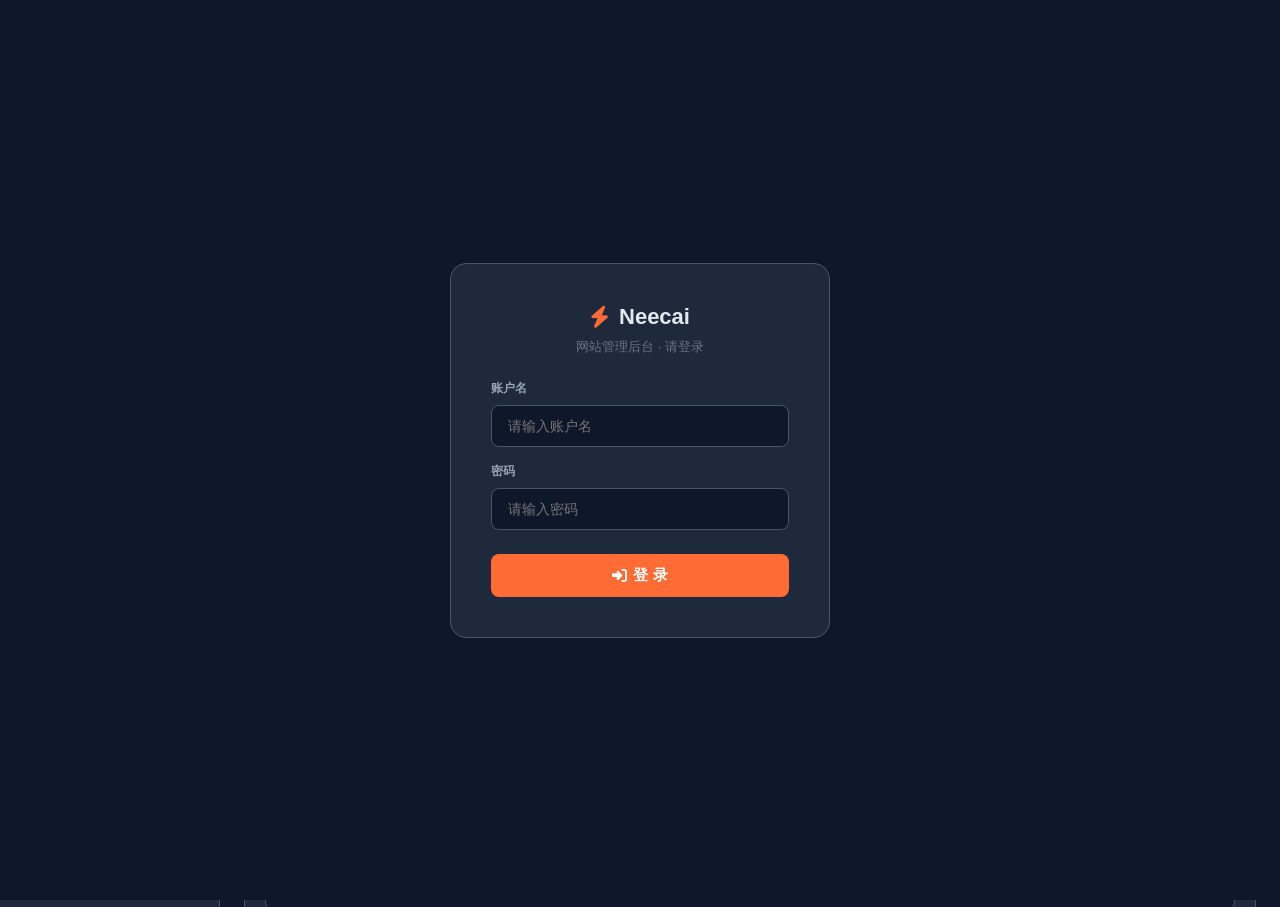
<file: admin.html>
<!DOCTYPE html>
<html lang="zh-CN">
<head>
<meta charset="UTF-8">
<meta name="viewport" content="width=device-width, initial-scale=1.0">
<title>Neecai 网站管理后台</title>
<style>
*{margin:0;padding:0;box-sizing:border-box}
:root{--bg:#0f172a;--bg2:#1e293b;--bg3:#334155;--accent:#ff6b35;--accent2:#ff8c42;--blue:#38bdf8;--green:#22c55e;--red:#ef4444;--text:#e2e8f0;--text2:#94a3b8;--text3:#64748b;--border:#475569;--radius:10px}
body{font-family:-apple-system,BlinkMacSystemFont,"Segoe UI",Roboto,"PingFang SC","Microsoft YaHei",sans-serif;background:var(--bg);color:var(--text);min-height:100vh}
.header{background:var(--bg2);border-bottom:1px solid var(--border);padding:16px 24px;display:flex;align-items:center;justify-content:space-between;position:sticky;top:0;z-index:100}
.header h1{font-size:20px;display:flex;align-items:center;gap:10px}
.header h1 i{color:var(--accent);font-size:22px}
.header-actions{display:flex;gap:10px;align-items:center}
.btn{padding:8px 18px;border-radius:8px;border:none;cursor:pointer;font-size:14px;font-weight:600;font-family:inherit;display:inline-flex;align-items:center;gap:6px;transition:all .2s}
.btn-primary{background:var(--accent);color:#fff}.btn-primary:hover{background:var(--accent2);transform:translateY(-1px)}
.btn-success{background:var(--green);color:#fff}.btn-success:hover{opacity:.9}
.btn-danger{background:var(--red);color:#fff}.btn-danger:hover{opacity:.9}
.btn-secondary{background:var(--bg3);color:var(--text)}.btn-secondary:hover{background:var(--border)}
.btn-blue{background:var(--blue);color:#fff}.btn-blue:hover{opacity:.9}
.layout{display:flex;min-height:calc(100vh - 60px)}
.sidebar{width:220px;background:var(--bg2);border-right:1px solid var(--border);padding:12px 0;flex-shrink:0}
.nav-item{padding:12px 20px;cursor:pointer;display:flex;align-items:center;gap:10px;font-size:14px;color:var(--text2);transition:all .2s;border-left:3px solid transparent}
.nav-item:hover{background:rgba(255,107,53,.06);color:var(--text)}
.nav-item.active{background:rgba(255,107,53,.1);color:var(--accent);border-left-color:var(--accent)}
.nav-item i{width:18px;text-align:center;font-size:15px}
.main{flex:1;padding:24px;padding-bottom:60px;overflow-y:auto;max-height:calc(100vh - 60px)}
.panel{display:none}.panel.active{display:block}
.panel-title{font-size:22px;font-weight:700;margin-bottom:20px;display:flex;align-items:center;gap:10px}
.panel-title i{color:var(--accent)}
.card{background:var(--bg2);border:1px solid var(--border);border-radius:var(--radius);padding:20px;margin-bottom:16px}
.card-header{display:flex;align-items:center;justify-content:space-between;margin-bottom:16px;cursor:pointer}
.card-header h3{font-size:16px;display:flex;align-items:center;gap:8px}
.card-header h3 i{color:var(--accent);font-size:14px}
.card-toggle{color:var(--text3);font-size:12px}
.card-body{display:grid;gap:14px}
.form-group{display:flex;flex-direction:column;gap:4px}
.form-group label{font-size:12px;color:var(--text2);font-weight:600}
.form-group input,.form-group textarea,.form-group select{padding:10px 14px;background:var(--bg);border:1px solid var(--border);border-radius:8px;color:var(--text);font-size:14px;font-family:inherit;outline:none;transition:border .2s}
.form-group input:focus,.form-group textarea:focus,.form-group select:focus{border-color:var(--accent)}
.form-group textarea{resize:vertical;min-height:60px}
.form-row{display:grid;grid-template-columns:1fr 1fr;gap:14px}
.form-row-4{display:grid;grid-template-columns:1fr 1fr 1fr 1fr;gap:14px}
.lang-tabs{display:flex;gap:4px;margin-bottom:12px;background:var(--bg);border-radius:8px;padding:4px}
.lang-tab{padding:6px 16px;border-radius:6px;border:none;cursor:pointer;font-size:13px;font-weight:600;font-family:inherit;background:transparent;color:var(--text3);transition:all .2s}
.lang-tab.active{background:var(--accent);color:#fff}
.img-upload{border:2px dashed var(--border);border-radius:var(--radius);padding:24px;text-align:center;cursor:pointer;transition:all .2s;min-height:120px;display:flex;flex-direction:column;align-items:center;justify-content:center}
.img-upload:hover{border-color:var(--accent);background:rgba(255,107,53,.04)}
.img-upload input{display:none}
.img-upload i.fa-cloud-upload-alt{font-size:28px;color:var(--text3);margin-bottom:8px}
.img-upload p{font-size:13px;color:var(--text3)}
/* 图片编辑器 */
.img-editor{border:2px solid var(--accent);border-radius:12px;overflow:hidden;margin:8px 0;position:relative}
.img-editor-canvas{position:relative;width:100%;height:220px;background:repeating-conic-gradient(#1e293b 0% 25%,#0f172a 0% 50%) 50%/16px 16px;overflow:hidden;cursor:grab}
.img-editor-canvas:active{cursor:grabbing}
.img-editor-canvas img{position:absolute;user-select:none;-webkit-user-drag:none}
/* 顶部透明工具栏 */
.img-editor-header{position:absolute;top:0;left:0;right:0;z-index:20;display:flex;align-items:center;justify-content:space-between;padding:6px 10px;background:linear-gradient(180deg,rgba(0,0,0,.65) 0%,rgba(0,0,0,.25) 70%,transparent 100%);font-size:11px;color:rgba(255,255,255,.85);pointer-events:none;transition:opacity .3s}
.img-editor:hover .img-editor-header{opacity:1}
.img-editor-header .img-editor-info{pointer-events:auto;display:flex;align-items:center;gap:8px}
.img-editor-header .img-editor-info i{color:var(--accent2);font-size:11px}
/* 8个调整手柄 */
.img-editor-handle{position:absolute;width:14px;height:14px;background:rgba(255,255,255,.9);border:2px solid var(--accent);z-index:10;border-radius:3px;box-shadow:0 1px 4px rgba(0,0,0,.4)}
.img-editor-handle.h-tl{top:-7px;left:-7px;cursor:nwse-resize}
.img-editor-handle.h-tr{top:-7px;right:-7px;cursor:nesw-resize}
.img-editor-handle.h-bl{bottom:-7px;left:-7px;cursor:nesw-resize}
.img-editor-handle.h-br{bottom:-7px;right:-7px;cursor:nwse-resize}
.img-editor-handle.h-t{top:-7px;left:50%;transform:translateX(-50%);cursor:ns-resize}
.img-editor-handle.h-b{bottom:-7px;left:50%;transform:translateX(-50%);cursor:ns-resize}
.img-editor-handle.h-l{top:50%;left:-7px;transform:translateY(-50%);cursor:ew-resize}
.img-editor-handle.h-r{top:50%;right:-7px;transform:translateY(-50%);cursor:ew-resize}
.img-toolbar{display:flex;gap:6px;margin-top:8px;justify-content:center}
.token-input{background:var(--bg);border:1px solid var(--border);border-radius:8px;padding:10px 14px;color:var(--text);font-size:14px;width:100%;font-family:monospace;outline:none}
.token-input:focus{border-color:var(--accent)}
.status-bar{position:fixed;bottom:0;left:0;right:0;background:var(--bg2);border-top:1px solid var(--border);padding:8px 24px;display:flex;align-items:center;justify-content:space-between;font-size:12px;z-index:100;height:36px}
.auto-save-indicator{display:inline-flex;align-items:center;gap:5px;color:var(--green);opacity:0;transition:opacity .3s;font-size:12px;margin-left:12px}
.auto-save-indicator.show{opacity:1}
.toast{position:fixed;top:80px;right:24px;padding:14px 22px;border-radius:10px;font-size:14px;font-weight:600;z-index:10000;transform:translateX(120%);transition:transform .3s}
.toast.show{transform:translateX(0)}
.toast-success{background:var(--green);color:#fff}
.toast-error{background:var(--red);color:#fff}
.toast-info{background:var(--blue);color:#fff}
.publish-overlay{position:fixed;top:0;left:0;width:100%;height:100%;background:rgba(0,0,0,.7);z-index:10000;display:flex;align-items:center;justify-content:center}
.publish-modal{background:var(--bg2);border:1px solid var(--accent);border-radius:16px;padding:30px;max-width:480px;width:90%}
.publish-modal h2{text-align:center;margin-bottom:20px}
.publish-log{background:var(--bg);border-radius:8px;padding:14px;max-height:260px;overflow-y:auto;font-family:monospace;font-size:13px;line-height:1.6;color:var(--text2)}
.publish-log .ok{color:var(--green)}.publish-log .err{color:var(--red)}.publish-log .info{color:var(--blue)}
/* 登录页 */
.login-overlay{position:fixed;top:0;left:0;width:100%;height:100%;background:var(--bg);z-index:10000;display:flex;align-items:center;justify-content:center}
.login-box{background:var(--bg2);border:1px solid var(--border);border-radius:16px;padding:40px;width:380px;max-width:90%;text-align:center}
.login-box h2{margin-bottom:8px;font-size:22px;display:flex;align-items:center;justify-content:center;gap:10px}
.login-box h2 i{color:var(--accent)}
.login-box p{color:var(--text3);font-size:13px;margin-bottom:24px}
.login-box .form-group{text-align:left;margin-bottom:16px}
.login-box .form-group label{font-size:12px;color:var(--text2);font-weight:600;margin-bottom:4px;display:block}
.login-box .form-group input{width:100%;padding:12px 16px;background:var(--bg);border:1px solid var(--border);border-radius:8px;color:var(--text);font-size:14px;outline:none;transition:border .2s}
.login-box .form-group input:focus{border-color:var(--accent)}
.login-box .btn{width:100%;justify-content:center;padding:12px;font-size:15px;margin-top:8px}
.login-error{color:var(--red);font-size:13px;margin-top:10px;display:none}
@media(max-width:768px){.layout{flex-direction:column}.sidebar{width:100%;display:flex;overflow-x:auto;padding:8px}.nav-item{padding:8px 14px;white-space:nowrap;border-left:none;border-bottom:2px solid transparent}.nav-item.active{border-bottom-color:var(--accent);border-left-color:transparent}.form-row,.form-row-4{grid-template-columns:1fr}}
/* 产品下拉目录管理 */
.dropdown-toggle{display:flex;align-items:center;justify-content:space-between;padding:12px 16px;background:var(--bg);border:1px solid var(--border);border-radius:8px;cursor:pointer;font-size:14px;color:var(--text);margin-bottom:12px}
.dropdown-toggle:hover{border-color:var(--accent)}
.dropdown-toggle i{color:var(--text3);transition:transform .2s}
.dropdown-toggle.open i{transform:rotate(180deg)}
.dropdown-list{display:none;border:1px solid var(--border);border-radius:var(--radius);overflow:hidden;margin-bottom:12px}
.dropdown-list.show{display:block}
.dropdown-item{display:flex;align-items:center;gap:10px;padding:12px 16px;border-bottom:1px solid var(--border);background:var(--bg);transition:background .2s}
.dropdown-item:last-child{border-bottom:none}
.dropdown-item:hover{background:rgba(255,107,53,.06)}
.dropdown-item .drag-handle{color:var(--text3);cursor:grab;font-size:14px;min-width:20px}
.dropdown-item .item-icon{color:var(--accent);font-size:14px;min-width:20px}
.dropdown-item .item-info{flex:1;display:flex;flex-direction:column;gap:2px}
.dropdown-item .item-info span{font-size:14px;color:var(--text)}
.dropdown-item .item-info small{font-size:11px;color:var(--text3)}
.dropdown-item .item-actions{display:flex;gap:6px}
.dropdown-item .btn-icon{width:30px;height:30px;display:flex;align-items:center;justify-content:center;border:1px solid var(--border);border-radius:6px;background:transparent;color:var(--text3);cursor:pointer;font-size:12px;transition:all .2s}
.dropdown-item .btn-icon:hover{background:var(--bg3);color:var(--text)}
.dropdown-item .btn-icon.delete:hover{background:rgba(239,68,68,.15);color:var(--red);border-color:var(--red)}
.dropdown-item-edit{display:none;padding:16px;background:var(--bg);border-bottom:1px solid var(--border)}
.dropdown-item-edit.show{display:block}
.dropdown-empty{text-align:center;padding:30px;color:var(--text3);font-size:14px}
/* 产品分类管理 */
.category-section{margin-bottom:20px}
.category-header{display:flex;align-items:center;justify-content:space-between;padding:14px 18px;background:var(--bg3);border-radius:var(--radius);cursor:pointer;transition:all .2s;border:1px solid var(--border)}
.category-header:hover{border-color:var(--accent)}
.category-header .cat-info{display:flex;align-items:center;gap:10px;flex:1}
.category-header .cat-icon{color:var(--accent);font-size:16px;width:20px;text-align:center}
.category-header .cat-name{font-size:15px;font-weight:600;color:var(--text)}
.category-header .cat-count{font-size:12px;color:var(--text3);margin-left:6px}
.category-header .cat-actions{display:flex;gap:6px}
.category-header .cat-actions .btn-icon{width:28px;height:28px;display:flex;align-items:center;justify-content:center;border:1px solid var(--border);border-radius:6px;background:transparent;color:var(--text3);cursor:pointer;font-size:11px;transition:all .2s}
.category-header .cat-actions .btn-icon:hover{background:var(--bg);color:var(--text)}
.category-header .cat-actions .btn-icon.delete:hover{background:rgba(239,68,68,.15);color:var(--red);border-color:var(--red)}
.category-body{display:none;padding:16px 0 0 0}
.category-body.show{display:block}
.category-body .sub-products{padding-left:20px;border-left:2px solid var(--border);margin-left:10px}
.uncategorized-section{background:var(--bg2);border:1px dashed var(--border);border-radius:var(--radius);padding:16px;margin-bottom:16px}
.uncategorized-header{font-size:14px;font-weight:600;color:var(--text3);margin-bottom:12px;display:flex;align-items:center;gap:8px}
.cat-select{padding:8px 12px;background:var(--bg);border:1px solid var(--border);border-radius:8px;color:var(--text);font-size:13px;font-family:inherit;outline:none;min-width:160px}
.cat-select:focus{border-color:var(--accent)}
.cat-form{display:none;padding:16px;background:var(--bg);border:1px solid var(--accent);border-radius:var(--radius);margin-bottom:12px}
.cat-form.show{display:block}
.cat-form .form-row{grid-template-columns:1fr 1fr 1fr;gap:10px}
</style>
<link rel="stylesheet" href="https://cdnjs.cloudflare.com/ajax/libs/font-awesome/6.5.1/css/all.min.css">
</head>
<body>

<div class="login-overlay" id="loginOverlay">
    <div class="login-box">
        <h2><i class="fas fa-bolt"></i> Neecai</h2>
        <p>网站管理后台 · 请登录</p>
        <div class="form-group"><label>账户名</label><input type="text" id="loginUser" placeholder="请输入账户名" autocomplete="username"></div>
        <div class="form-group"><label>密码</label><input type="password" id="loginPass" placeholder="请输入密码" autocomplete="current-password"></div>
        <button class="btn btn-primary" onclick="doLogin()"><i class="fas fa-sign-in-alt"></i> 登 录</button>
        <div class="login-error" id="loginError"><i class="fas fa-exclamation-circle"></i> 账户名或密码错误</div>
    </div>
</div>

<div class="header">
    <h1><i class="fas fa-bolt"></i> Neecai 网站管理后台</h1>
    <div class="header-actions">
        <button class="btn btn-secondary" onclick="exportJSON()"><i class="fas fa-download"></i> 导出数据</button>
        <button class="btn btn-secondary" onclick="importJSON()"><i class="fas fa-upload"></i> 导入数据</button>
        <button class="btn btn-primary" onclick="startPublish()"><i class="fas fa-rocket"></i> 一键发布</button>
        <button class="btn btn-secondary" onclick="doLogout()" style="margin-left:6px"><i class="fas fa-sign-out-alt"></i> 退出</button>
    </div>
</div>

<div class="layout">
    <div class="sidebar">
        <div class="nav-item active" data-panel="navbar"><i class="fas fa-compass"></i> 导航栏</div>
        <div class="nav-item" data-panel="products"><i class="fas fa-box"></i> 产品管理</div>
        <div class="nav-item" data-panel="solutions"><i class="fas fa-puzzle-piece"></i> 解决方案</div>
        <div class="nav-item" data-panel="cases"><i class="fas fa-images"></i> 经典案例</div>
        <div class="nav-item" data-panel="hero"><i class="fas fa-home"></i> 首页区域</div>
        <div class="nav-item" data-panel="about"><i class="fas fa-building"></i> 关于我们</div>
        <div class="nav-item" data-panel="advantages"><i class="fas fa-award"></i> 核心优势</div>
        <div class="nav-item" data-panel="testimonials"><i class="fas fa-comments"></i> 客户评价</div>
        <div class="nav-item" data-panel="contact"><i class="fas fa-phone"></i> 联系方式</div>
        <div class="nav-item" data-panel="form"><i class="fas fa-envelope"></i> 咨询表单</div>
        <div class="nav-item" data-panel="settings"><i class="fas fa-cog"></i> 发布设置</div>
    </div>
    <div class="main" id="mainContent">
        <!-- 由 JS 动态渲染 -->
    </div>
</div>

<div class="status-bar">
    <span id="statusText">就绪</span>
    <div style="display:flex;align-items:center">
        <span id="autoSaveIndicator" class="auto-save-indicator"><i class="fas fa-check-circle"></i> 已自动保存</span>
        <span id="lastSave">未保存</span>
    </div>
</div>

<input type="file" id="importFile" accept=".json" style="display:none">

<script>
// ========== 登录验证 ==========
const AUTH_USER = 'neecai';
const AUTH_PASS_HASH = 'a3d2f8c1e5b9047d6e8f2a1c3b5d7e9f'; // 简单混淆，非明文

// 简单哈希函数
function simpleHash(str){
    let h = 0;
    for(let i = 0; i < str.length; i++){
        h = ((h << 5) - h) + str.charCodeAt(i);
        h = h & h;
    }
    return h.toString(16).padStart(8, '0') + 'd6e8f2a1c3b5d7e9f';
}

function checkAuth(){
    const session = sessionStorage.getItem('neecai_auth');
    if(session === 'ok'){
        document.getElementById('loginOverlay').style.display = 'none';
        return true;
    }
    document.getElementById('loginOverlay').style.display = 'flex';
    return false;
}

function doLogin(){
    const user = document.getElementById('loginUser').value.trim();
    const pass = document.getElementById('loginPass').value;
    if(user === AUTH_USER && pass === '591816883'){
        sessionStorage.setItem('neecai_auth', 'ok');
        document.getElementById('loginOverlay').style.display = 'none';
        document.getElementById('loginError').style.display = 'none';
    } else {
        document.getElementById('loginError').style.display = 'block';
        document.getElementById('loginPass').value = '';
    }
}

function doLogout(){
    sessionStorage.removeItem('neecai_auth');
    document.getElementById('loginOverlay').style.display = 'flex';
    document.getElementById('loginUser').value = '';
    document.getElementById('loginPass').value = '';
    document.getElementById('loginError').style.display = 'none';
}

// 回车登录
document.getElementById('loginPass').addEventListener('keydown', function(e){
    if(e.key === 'Enter') doLogin();
});
document.getElementById('loginUser').addEventListener('keydown', function(e){
    if(e.key === 'Enter') document.getElementById('loginPass').focus();
});

// ========== 数据模型 ==========
const LANGS = ['zh','en','es','pt'];
const LANG_NAMES = {zh:'中文',en:'English',es:'Español',pt:'Português'};

const DEFAULT_DATA = {
    productCategories: [
        {id:'fire_cat',icon:'fas fa-fire',zh:{name:'火灾效果'},en:{name:'Fire Effects'},es:{name:'Efectos de Fuego'},pt:{name:'Efeitos de Fogo'}},
        {id:'spark_cat',icon:'fas fa-star-half-alt',zh:{name:'火花效果'},en:{name:'Spark Effects'},es:{name:'Efectos de Chispas'},pt:{name:'Efeitos de Faíscas'}},
        {id:'smoke_cat',icon:'fas fa-cloud',zh:{name:'烟雾效果'},en:{name:'Smoke Effects'},es:{name:'Efectos de Humo'},pt:{name:'Efeitos de Fumaça'}},
        {id:'confetti_cat',icon:'fas fa-gift',zh:{name:'彩花效果'},en:{name:'Confetti Effects'},es:{name:'Efectos de Confeti'},pt:{name:'Efeitos de Confete'}},
        {id:'light_cat',icon:'fas fa-lightbulb',zh:{name:'智能灯光'},en:{name:'Intelligent Lighting'},es:{name:'Iluminación Inteligente'},pt:{name:'Iluminação Inteligente'}},
        {id:'holo_cat',icon:'fas fa-cube',zh:{name:'全息投影'},en:{name:'Holographic Projection'},es:{name:'Proyección Holográfica'},pt:{name:'Projeção Holográfica'}}
    ],
    products: [
        {id:'fire',icon:'fas fa-fire',categoryId:'fire_cat',img:'',zh:{title:'火焰特效',desc:'专业级舞台火焰机，喷射高度可达8-10米，支持DMX512控制，瞬间点燃全场氛围。',f1:'多种火焰形态',f2:'智能安全防护',f3:'DMX512控制'},en:{title:'Fire Effects',desc:'Professional stage flame machines, 8-10m shooting height, DMX512 control, instantly igniting the atmosphere.',f1:'Multiple Flame Patterns',f2:'Smart Safety Protection',f3:'DMX512 Control'},es:{title:'Efectos de Fuego',desc:'Máquinas de llama profesionales, 8-10m de altura, control DMX512.',f1:'Múltiples Patrones',f2:'Protección Inteligente',f3:'Control DMX512'},pt:{title:'Efeitos de Fogo',desc:'Máquinas de chama profissionais, 8-10m de altura, controle DMX512.',f1:'Múltiplos Padrões',f2:'Proteção Inteligente',f3:'Controle DMX512'}},
        {id:'spark',icon:'fas fa-star-half-alt',categoryId:'spark_cat',img:'',zh:{title:'火花特效',desc:'冷火花机系列，无烟无味安全环保，可变高度与密度，打造如梦如幻的视觉盛宴。',f1:'冷火花技术',f2:'可调喷射高度',f3:'防水等级IP55'},en:{title:'Spark Effects',desc:'Cold spark machines — smokeless, odorless, eco-friendly with adjustable height and density for dreamlike visuals.',f1:'Cold Spark Technology',f2:'Adjustable Height',f3:'IP55 Waterproof'},es:{title:'Efectos de Chispas',desc:'Máquinas de chispas frías, sin humo ni olor, ecológicas.',f1:'Tecnología Fría',f2:'Altura Ajustable',f3:'IP55 Impermeable'},pt:{title:'Efeitos de Faíscas',desc:'Máquinas de faíscas frias, sem fumaça, ecológicas.',f1:'Tecnologia Fria',f2:'Altura Ajustável',f3:'IP55 Impermeável'}},
        {id:'smoke',icon:'fas fa-cloud',categoryId:'smoke_cat',img:'',zh:{title:'烟雾特效',desc:'大功率烟雾机与低烟机，快速铺满舞台，配合灯光营造梦幻层次感。',f1:'超大烟量输出',f2:'低烟贴地效果',f3:'环保配方'},en:{title:'Smoke Effects',desc:'High-power fog and low-lying smoke machines, quickly covering the stage with dreamy layered effects.',f1:'Massive Output',f2:'Low-Lying Fog',f3:'Eco-Friendly Formula'},es:{title:'Efectos de Humo',desc:'Máquinas de humo de alta potencia y humo bajo.',f1:'Gran Salida',f2:'Humo Bajo',f3:'Fórmula Ecológica'},pt:{title:'Efeitos de Fumaça',desc:'Máquinas de fumaça de alta potência e fumaça baixa.',f1:'Grande Saída',f2:'Fumaça Baixa',f3:'Fórmula Ecológica'}},
        {id:'confetti',icon:'fas fa-gift',categoryId:'confetti_cat',img:'',zh:{title:'彩花特效',desc:'电动彩花机与礼炮，瞬间喷射漫天彩纸彩带，将现场气氛推至最高潮。',f1:'多彩多形态',f2:'远距离喷射',f3:'遥控触发'},en:{title:'Confetti Effects',desc:'Electric confetti cannons and streamer shooters, instantly filling the air with color and pushing excitement to the peak.',f1:'Multi-Color & Shapes',f2:'Long-Range Shooting',f3:'Remote Trigger'},es:{title:'Efectos de Confeti',desc:'Cañones de confeti eléctricos, llenando el aire de color.',f1:'Multi-Color',f2:'Largo Alcance',f3:'Disparo Remoto'},pt:{title:'Efeitos de Confete',desc:'Canhões de confete elétricos, enchendo o ar de cor.',f1:'Multi-Cor',f2:'Longo Alcance',f3:'Disparo Remoto'}},
        {id:'light',icon:'fas fa-lightbulb',categoryId:'light_cat',img:'',zh:{title:'智能灯光',desc:'专业舞台灯光系统，包含光束灯、染色灯、追光灯，打造极致光影艺术。',f1:'全彩RGBW',f2:'超高亮度',f3:'无限联动'},en:{title:'Intelligent Lighting',desc:'Professional stage lighting systems — beam, wash, and follow spots creating the ultimate light art.',f1:'Full RGBW Color',f2:'Ultra-High Brightness',f3:'Unlimited Linking'},es:{title:'Iluminación Inteligente',desc:'Sistemas de iluminación profesional para escenarios.',f1:'RGBW Completo',f2:'Ultra Brillo',f3:'Enlace Ilimitado'},pt:{title:'Iluminação Inteligente',desc:'Sistemas de iluminação profissional para palcos.',f1:'RGBW Completo',f2:'Ultra Brilho',f3:'Link Ilimitado'}},
        {id:'holo',icon:'fas fa-cube',categoryId:'holo_cat',img:'',zh:{title:'全息投影',desc:'裸眼3D全息投影系统，虚实融合沉浸式体验，开创舞台视觉新纪元。',f1:'裸眼3D效果',f2:'超高清画质',f3:'定制内容'},en:{title:'Holographic Projection',desc:'Glasses-free 3D holographic systems, blending virtual and real for a new era of stage visuals.',f1:'Glasses-Free 3D',f2:'Ultra HD Quality',f3:'Custom Content'},es:{title:'Proyección Holográfica',desc:'Sistemas holográficos 3D sin gafas, mezclando virtual y real.',f1:'3D Sin Gafas',f2:'Calidad Ultra HD',f3:'Contenido Personalizado'},pt:{title:'Projeção Holográfica',desc:'Sistemas holográficos 3D sem óculos, misturando virtual e real.',f1:'3D Sem Óculos',f2:'Qualidade Ultra HD',f3:'Conteúdo Personalizado'}}
    ],
    solutions: [
        {id:'concert',icon:'fas fa-music',zh:{tab:'演唱会',title:'演唱会特效方案',desc:'我们为演唱会提供从设计到执行的全方位特效解决方案。结合艺人风格与曲目编排，打造沉浸式的视听盛宴。',f1_t:'火焰+火花联动',f1_d:'高潮段落火焰与火花同步触发，震撼力拉满',f2_t:'灯光+烟雾编排',f2_d:'精准的时间码同步，灯光与烟雾完美配合',f3_t:'定制化编程',f3_d:'根据演出编排逐帧编程，每个特效精准触发'},en:{tab:'Concert',title:'Concert Effects Solution',desc:'Comprehensive effects solutions from design to execution. Combining artist style with setlist arrangements for an immersive audio-visual feast.',f1_t:'Fire + Spark Sync',f1_d:'Flames and sparks triggered simultaneously at climax moments',f2_t:'Lighting + Smoke Choreography',f2_d:'Precise timecode sync for perfect lighting-smoke coordination',f3_t:'Custom Programming',f3_d:'Frame-by-frame programming with precise effect triggering'},es:{tab:'Concierto',title:'Solución de Efectos para Conciertos',desc:'Soluciones integrales desde el diseño hasta la ejecución.',f1_t:'Fuego + Chispas',f1_d:'Llamas y chispas sincronizadas',f2_t:'Luz + Humo',f2_d:'Sincronización precisa de tiempo',f3_t:'Programación Personalizada',f3_d:'Programación fotograma a fotograma'},pt:{tab:'Concerto',title:'Solução de Efeitos para Concertos',desc:'Soluções abrangentes do design à execução.',f1_t:'Fogo + Faíscas',f1_d:'Chamas e faíscas sincronizadas',f2_t:'Luz + Fumaça',f2_d:'Sincronização precisa de tempo',f3_t:'Programação Personalizada',f3_d:'Programação quadro a quadro'}},
        {id:'theater',icon:'fas fa-theater-masks',zh:{tab:'剧院演出',title:'剧院演出特效方案',desc:'为话剧、音乐剧、舞剧等提供精准可控的特效支持，让艺术表达更上一层楼。',f1_t:'精准可控',f1_d:'每一帧特效都可精确预编程，与演员走位完美同步',f2_t:'安全至上',f2_d:'多重安全保护机制，确保演员与观众安全',f3_t:'氛围营造',f3_d:'细腻的低烟与灯光配合，营造梦幻舞台氛围'},en:{tab:'Theater',title:'Theater Effects Solution',desc:'Precise and controllable effects support for drama, musicals, and dance performances.',f1_t:'Precision Control',f1_d:'Every effect frame pre-programmed to sync perfectly with actor positions',f2_t:'Safety First',f2_d:'Multiple safety mechanisms ensuring performer and audience safety',f3_t:'Atmosphere Creation',f3_d:'Delicate low smoke and lighting coordination for dreamy stage ambiance'},es:{tab:'Teatro',title:'Solución de Efectos para Teatro',desc:'Soporte de efectos preciso y controlable para obras de teatro.',f1_t:'Control Preciso',f1_d:'Cada efecto pre-programado para sincronizar',f2_t:'Seguridad Primero',f2_d:'Múltiples mecanismos de seguridad',f3_t:'Creación de Ambiente',f3_d:'Humo bajo e iluminación coordinados'},pt:{tab:'Teatro',title:'Solução de Efeitos para Teatro',desc:'Suporte de efeitos preciso para peças de teatro.',f1_t:'Controle Preciso',f1_d:'Cada efeito pré-programado',f2_t:'Segurança Primeiro',f2_d:'Múltiplos mecanismos de segurança',f3_t:'Criação de Atmosfera',f3_d:'Fumaça baixa e iluminação coordenadas'}},
        {id:'festival',icon:'fas fa-campground',zh:{tab:'音乐节',title:'音乐节特效方案',desc:'大型户外音乐节全场景特效覆盖，从主舞台到氛围区，制造全场嗨点。',f1_t:'超大规模部署',f1_d:'数百台设备联动，覆盖万人级场地',f2_t:'全天候适应',f2_d:'防水防尘设计，无惧户外恶劣天气',f3_t:'无线组网控制',f3_d:'无线DMX组网，快速部署灵活调整'},en:{tab:'Festival',title:'Festival Effects Solution',desc:'Full-scene effects coverage for large outdoor music festivals, from main stage to vibe zones.',f1_t:'Massive Deployment',f1_d:'Hundreds of devices linked, covering 10,000+ capacity venues',f2_t:'All-Weather Ready',f2_d:'Waterproof and dust-proof design, fearless in harsh outdoor conditions',f3_t:'Wireless DMX Network',f3_d:'Wireless DMX networking for rapid deployment and flexible adjustment'},es:{tab:'Festival',title:'Solución de Efectos para Festivales',desc:'Cobertura completa de efectos para grandes festivales al aire libre.',f1_t:'Despliegue Masivo',f1_d:'Cientos de dispositivos vinculados',f2_t:'Listo para Todo Clima',f2_d:'Diseño impermeable y antipolvo',f3_t:'Red DMX Inalámbrica',f3_d:'Red DMX inalámbrica para despliegue rápido'},pt:{tab:'Festival',title:'Solução de Efeitos para Festivais',desc:'Cobertura completa de efeitos para grandes festivais ao ar livre.',f1_t:'Implantação Massiva',f1_d:'Centenas de dispositivos vinculados',f2_t:'Pronto para Todo Clima',f2_d:'Design à prova d\'água e poeira',f3_t:'Rede DMX Sem Fio',f3_d:'Rede DMX sem fio para implantação rápida'}},
        {id:'corporate',icon:'fas fa-building',zh:{tab:'企业活动',title:'企业活动特效方案',desc:'发布会、年会、庆典等企业活动特效方案，提升品牌形象与活动质感。',f1_t:'品牌定制',f1_d:'特效色彩与形态匹配品牌VI，强化品牌记忆',f2_t:'快速部署',f2_d:'模块化设备，2小时完成安装调试',f3_t:'互动体验',f3_d:'观众互动特效触发，增强参与感'},en:{tab:'Corporate',title:'Corporate Event Effects Solution',desc:'Effects solutions for product launches, annual galas, and celebrations to elevate brand image.',f1_t:'Brand Customization',f1_d:'Effects colors and patterns matching brand VI for stronger brand recall',f2_t:'Rapid Deployment',f2_d:'Modular equipment, 2-hour installation and calibration',f3_t:'Interactive Experience',f3_d:'Audience-interactive effect triggers for enhanced engagement'},es:{tab:'Corporativo',title:'Solución de Efectos para Eventos Corporativos',desc:'Soluciones de efectos para lanzamientos, galas y celebraciones.',f1_t:'Personalización de Marca',f1_d:'Colores y patrones de efectos que coinciden con la VI de marca',f2_t:'Despliegue Rápido',f2_d:'Equipo modular, instalación en 2 horas',f3_t:'Experiencia Interactiva',f3_d:'Disparadores de efectos interactivos para el público'},pt:{tab:'Corporativo',title:'Solução de Efeitos para Eventos Corporativos',desc:'Soluções de efeitos para lançamentos, galas e celebrações.',f1_t:'Personalização de Marca',f1_d:'Cores e padrões de efeitos que combinam com a VI da marca',f2_t:'Implantação Rápida',f2_d:'Equipamento modular, instalação em 2 horas',f3_t:'Experiência Interativa',f3_d:'Gatilhos de efeitos interativos para o público'}},
        {id:'wedding',icon:'fas fa-heart',zh:{tab:'婚礼庆典',title:'婚礼庆典特效方案',desc:'浪漫冷火花、梦幻烟雾、星空投影……让每一对新人的高光时刻终身难忘。',f1_t:'浪漫冷火花',f1_d:'安全无烟的冷火花走道，新人入场仪式感拉满',f2_t:'星空投影',f2_d:'穹顶星空投影，打造浪漫梦幻空间',f3_t:'仙气烟雾',f3_d:'低烟贴地效果，如临仙境'},en:{tab:'Wedding',title:'Wedding Effects Solution',desc:'Romantic cold sparks, dreamy smoke, starry projections... making every couple\'s highlight moment unforgettable.',f1_t:'Romantic Cold Sparks',f1_d:'Safe smokeless cold spark walkway for grand entrance ceremony',f2_t:'Starry Projection',f2_d:'Dome star projection creating a romantic dreamy space',f3_t:'Fairy Smoke',f3_d:'Low-lying fog effect creating a fairy-tale atmosphere'},es:{tab:'Boda',title:'Solución de Efectos para Bodas',desc:'Chispas frías románticas, humo de ensueño, proyecciones estrelladas...',f1_t:'Chispas Frías Románticas',f1_d:'Pasillo de chispas frías seguro sin humo',f2_t:'Proyección Estrellada',f2_d:'Proyección de estrellas en cúpula',f3_t:'Humo de Hada',f3_d:'Efecto de humo bajo creando atmósfera de cuento de hadas'},pt:{tab:'Casamento',title:'Solução de Efeitos para Casamentos',desc:'Faíscas frias românticas, fumaça dos sonhos, projeções estreladas...',f1_t:'Faíscas Frias Românticas',f1_d:'Corredor de faíscas frias seguro sem fumaça',f2_t:'Projeção Estrelada',f2_d:'Projeção de estrelas na cúpula',f3_t:'Fumaça de Fada',f3_d:'Efeito de fumaça baixa criando atmosfera de conto de fadas'}}
    ],
    cases: [
        {id:'c1',tag:'concert',img:'',zh:{title:'超级巨星巡回演唱会',desc:'12城巡演，128台火焰机+96台火花机联动，创造国内演唱会特效规模之最'},en:{title:'Superstar Tour Concert',desc:'12-city tour, 128 flame machines + 96 spark machines linked, setting a new record for concert effects scale in China'},es:{title:'Gira de Concierto de Superestrella',desc:'Gira de 12 ciudades, 128 máquinas de llama + 96 máquinas de chispas'},pt:{title:'Turnê de Concerto de Superstar',desc:'Turnê de 12 cidades, 128 máquinas de chama + 96 máquinas de faíscas'}},
        {id:'c2',tag:'tv',img:'',zh:{title:'跨年晚会舞台特效',desc:'5小时直播零失误，全息投影+智能灯光融合'},en:{title:'New Year\'s Eve Gala Effects',desc:'5-hour live broadcast zero errors, holographic projection + intelligent lighting fusion'},es:{title:'Efectos de Gala de Año Nuevo',desc:'5 horas de transmisión en vivo sin errores'},pt:{title:'Efeitos de Gala de Ano Novo',desc:'5 horas de transmissão ao vivo sem erros'}},
        {id:'c3',tag:'festival',img:'',zh:{title:'电音嘉年华',desc:'3天5万人，激光+烟雾+彩花全场联动'},en:{title:'EDM Carnival',desc:'3 days, 50,000 people, laser + smoke + confetti full-venue synchronization'},es:{title:'Carnaval de Música Electrónica',desc:'3 días, 50.000 personas, láser + humo + confeti'},pt:{title:'Carnaval de Música Eletrônica',desc:'3 dias, 50.000 pessoas, laser + fumaça + confete'}},
        {id:'c4',tag:'corp',img:'',zh:{title:'科技品牌发布会',desc:'品牌色定制特效，全球直播同步触发'},en:{title:'Tech Brand Launch Event',desc:'Brand-color customized effects, global live stream synchronized trigger'},es:{title:'Lanzamiento de Marca Tecnológica',desc:'Efectos personalizados con colores de marca'},pt:{title:'Lançamento de Marca de Tecnologia',desc:'Efeitos personalizados com cores da marca'}},
        {id:'c5',tag:'wedding',img:'',zh:{title:'海岛婚礼盛典',desc:'冷火花走道+星空穹顶，梦幻至极'},en:{title:'Island Wedding Ceremony',desc:'Cold spark walkway + starry dome, absolutely dreamy'},es:{title:'Boda en la Isla',desc:'Pasillo de chispas frías + cúpula estrellada'},pt:{title:'Casamento na Ilha',desc:'Corredor de faíscas frias + cúpula estrelada'}}
    ],
    hero: {
        zh:{badge:'行业领先的舞台特效解决方案',t1:'点亮每一场',t2:'震撼演出',desc:'从火花喷射到全息投影，从智能灯光到沉浸式体验——<br>我们用科技与艺术，为每一场舞台注入灵魂。'},
        en:{badge:'Industry-Leading Stage Effects Solutions',t1:'Ignite Every',t2:'Spectacular Show',desc:'From spark fountains to holographic projections, from intelligent lighting to immersive experiences—<br>We infuse every stage with soul through technology and art.'},
        es:{badge:'Soluciones de Efectos Escénicos Líderes en la Industria',t1:'Enciende Cada',t2:'Espectáculo Espectacular',desc:'Desde fuentes de chispas hasta proyecciones holográficas—<br>Infundimos cada escenario con alma a través de tecnología y arte.'},
        pt:{badge:'Soluções de Efeitos Cênicos Líderes na Indústria',t1:'Acenda Cada',t2:'Espetáculo Espetacular',desc:'De fontes de faíscas a projeções holográficas—<br>Infundimos cada palco com alma através de tecnologia e arte.'}
    },
    stats: {years:15,projects:3000,countries:50,patents:36},
    about: {
        zh:{title:'关于霓彩舞台设备',lead:'我们不只是制造设备，<br>我们是<strong>舞台奇迹的创造者</strong>。',p1:'霓彩舞台设备（Neecai）成立于2010年，是一家集研发、生产、销售、服务于一体的高新技术企业。我们专注于舞台特效设备的创新与应用，产品涵盖火焰特效、火花特效、烟雾特效、智能灯光、全息投影等全品类。',p2:'15年来，我们服务了超过3000场演出活动，产品远销全球50多个国家和地区，与众多顶级演出团队建立了长期合作关系。'},
        en:{title:'About Neecai',lead:'We don\'t just make equipment—<br>we are <strong>creators of stage miracles</strong>.',p1:'Neecai, founded in 2010, is a high-tech enterprise integrating R&D, production, sales, and service. We focus on innovation and application of stage effects equipment, covering fire effects, spark effects, smoke effects, intelligent lighting, holographic projection, and more.',p2:'Over 15 years, we have served more than 3,000 performance events, with products exported to over 50 countries and regions worldwide, and have established long-term partnerships with numerous top performance teams.'},
        es:{title:'Sobre Neecai',lead:'No solo fabricamos equipos—<br>somos <strong>creadores de milagros escénicos</strong>.',p1:'Neecai, fundada en 2010, es una empresa de alta tecnología que integra I+D, producción, ventas y servicio.',p2:'En 15 años, hemos servido más de 3.000 eventos en más de 50 países.'},
        pt:{title:'Sobre a Neecai',lead:'Não apenas fabricamos equipamentos—<br>somos <strong>criadores de milagres de palco</strong>.',p1:'Neecai, fundada em 2010, é uma empresa de alta tecnologia que integra P&D, produção, vendas e serviço.',p2:'Em 15 anos, servimos mais de 3.000 eventos em mais de 50 países.'}
    },
    navbar: {
        logo_icon:'fas fa-bolt',
        logo_text:'Neecai',
        logo_img:'',
        productDropdownEnabled: true,
        productDropdown: [
            {id:'fire',icon:'fas fa-fire',href:'#products',zh:{label:'火焰特效'},en:{label:'Fire Effects'},es:{label:'Efectos de Fuego'},pt:{label:'Efeitos de Fogo'}},
            {id:'spark',icon:'fas fa-star-half-alt',href:'#products',zh:{label:'火花特效'},en:{label:'Spark Effects'},es:{label:'Efectos de Chispas'},pt:{label:'Efeitos de Faíscas'}},
            {id:'smoke',icon:'fas fa-cloud',href:'#products',zh:{label:'烟雾特效'},en:{label:'Smoke Effects'},es:{label:'Efectos de Humo'},pt:{label:'Efeitos de Fumaça'}},
            {id:'confetti',icon:'fas fa-gift',href:'#products',zh:{label:'彩花特效'},en:{label:'Confetti Effects'},es:{label:'Efectos de Confeti'},pt:{label:'Efeitos de Confete'}},
            {id:'light',icon:'fas fa-lightbulb',href:'#products',zh:{label:'智能灯光'},en:{label:'Intelligent Lighting'},es:{label:'Iluminación Inteligente'},pt:{label:'Iluminação Inteligente'}},
            {id:'holo',icon:'fas fa-cube',href:'#products',zh:{label:'全息投影'},en:{label:'Holographic Projection'},es:{label:'Proyección Holográfica'},pt:{label:'Projeção Holográfica'}}
        ],
        zh:{logo_sub:'霓彩',nav_home:'首页',nav_products:'产品中心',nav_solutions:'解决方案',nav_cases:'经典案例',nav_about:'关于我们',nav_contact:'联系我们',nav_quote:'获取报价'},
        en:{logo_sub:'Neecai',nav_home:'Home',nav_products:'Products',nav_solutions:'Solutions',nav_cases:'Portfolio',nav_about:'About',nav_contact:'Contact',nav_quote:'Get Quote'},
        es:{logo_sub:'Neecai',nav_home:'Inicio',nav_products:'Productos',nav_solutions:'Soluciones',nav_cases:'Portafolio',nav_about:'Nosotros',nav_contact:'Contacto',nav_quote:'Cotizar'},
        pt:{logo_sub:'Neecai',nav_home:'Início',nav_products:'Produtos',nav_solutions:'Soluções',nav_cases:'Portfólio',nav_about:'Sobre',nav_contact:'Contato',nav_quote:'Orçamento'}
    },
    contact: {
        phone:'+86 400-888-6688',
        email:'info@neecai.net',
        address_zh:'北京市朝阳区文化创意园A座8层',
        address_en:'8F, Building A, Cultural Creative Park, Chaoyang, Beijing',
        address_es:'8ª Planta, Edificio A, Parque Cultural Creativo, Chaoyang, Beijing',
        address_pt:'8º Andar, Edifício A, Parque Cultural Criativo, Chaoyang, Pequim'
    },
    advantages: [
        {id:'r1',icon:'fas fa-microchip',zh:{title:'自主研发',desc:'36项核心专利技术，持续创新引领行业标准'},en:{title:'Self-Developed',desc:'36 core patent technologies, continuously innovating and leading industry standards'},es:{title:'Desarrollo Propio',desc:'36 patentes core, innovación continua'},pt:{title:'Desenvolvimento Próprio',desc:'36 patentes core, inovação contínua'}},
        {id:'r2',icon:'fas fa-shield-alt',zh:{title:'安全可靠',desc:'多重安全防护机制，CE/FCC/ROHS国际认证'},en:{title:'Safe & Reliable',desc:'Multiple safety mechanisms, CE/FCC/ROHS international certifications'},es:{title:'Seguro y Confiable',desc:'Múltiples mecanismos de seguridad, certificaciones CE/FCC/ROHS'},pt:{title:'Seguro e Confiável',desc:'Múltiplos mecanismos de segurança, certificações CE/FCC/ROHS'}},
        {id:'r3',icon:'fas fa-globe',zh:{title:'全球服务',desc:'覆盖50+国家与地区，6大海外仓储中心'},en:{title:'Global Service',desc:'Covering 50+ countries and regions, 6 overseas warehouse centers'},es:{title:'Servicio Global',desc:'Cubriendo 50+ países, 6 centros de almacén'},pt:{title:'Serviço Global',desc:'Cobrindo 50+ países, 6 centros de armazém'}},
        {id:'r4',icon:'fas fa-cogs',zh:{title:'定制能力',desc:'从单台设备到整场编排，深度定制你的一切需求'},en:{title:'Customization',desc:'From single equipment to full-show choreography, deep customization for all needs'},es:{title:'Personalización',desc:'Desde un solo equipo hasta coreografía completa'},pt:{title:'Personalização',desc:'De um único equipamento à coreografia completa'}},
        {id:'r5',icon:'fas fa-headset',zh:{title:'7×24支持',desc:'专业技术团队全天候在线，随时响应紧急需求'},en:{title:'24/7 Support',desc:'Professional tech team online around the clock, ready for urgent needs'},es:{title:'Soporte 24/7',desc:'Equipo técnico profesional en línea'},pt:{title:'Suporte 24/7',desc:'Equipe técnica profissional online'}},
        {id:'r6',icon:'fas fa-industry',zh:{title:'源头工厂',desc:'20000㎡自有生产基地，品质与交付双重保障'},en:{title:'Direct Factory',desc:'20,000㎡ own production base, quality and delivery guaranteed'},es:{title:'Fábrica Directa',desc:'20.000㎡ de base de producción propia'},pt:{title:'Fábrica Direta',desc:'20.000㎡ de base de produção própria'}}
    ],
    testimonials: [
        {id:'t1',zh:{text:'"霓彩的特效设备质量非常稳定，在12城巡演中从未出过任何故障。他们的技术支持团队也是我们合作过的最专业的。"',name:'张总监',role:'某知名艺人巡演制作总监'},en:{text:'"Neecai\'s effects equipment is extremely reliable — zero failures across a 12-city tour. Their tech support team is the most professional we\'ve worked with."',name:'Director Zhang',role:'Tour Production Director'},es:{text:'"El equipo de efectos de Neecai es extremadamente confiable."',name:'Director Zhang',role:'Director de Producción de Gira'},pt:{text:'"O equipamento de efeitos da Neecai é extremamente confiável."',name:'Diretor Zhang',role:'Diretor de Produção de Turnê'}},
        {id:'t2',zh:{text:'"我们在欧洲的音乐节用了他们的火花机和烟雾机，效果震撼全场。配送速度也很快，从波兰仓3天就到了。"',name:'',role:'西班牙活动制作公司CEO'},en:{text:'"We used their spark and smoke machines at our European festival — stunning effects. Delivery was fast too, 3 days from the Poland warehouse."',name:'',role:'Spanish Event Production CEO'},es:{text:'"Usamos sus máquinas en nuestro festival europeo — efectos impresionantes."',name:'',role:'CEO de Producción de Eventos'},pt:{text:'"Usamos suas máquinas em nosso festival europeu — efeitos impressionantes."',name:'',role:'CEO de Produção de Eventos'}},
        {id:'t3',zh:{text:'"冷火花走道在我们婚礼上效果太惊艳了！安全无烟，宾客们都赞不绝口。强烈推荐给所有新人！"',name:'李女士',role:'婚礼策划师'},en:{text:'"The cold spark walkway at our wedding was absolutely stunning! Safe and smokeless, all guests were amazed. Highly recommend!"',name:'Ms. Li',role:'Wedding Planner'},es:{text:'"El pasillo de chispas frías en nuestra boda fue absolutamente impresionante."',name:'Sra. Li',role:'Planificadora de Bodas'},pt:{text:'"O corredor de faíscas frias no nosso casamento foi absolutamente impressionante."',name:'Sra. Li',role:'Planejadora de Casamentos'}}
    ],
    form: {
        zh:{title:'获取报价',subtitle:'填写以下信息，我们将在24小时内回复您',name:'姓名 *',name_ph:'请输入您的姓名',company:'公司',company_ph:'请输入公司名称',email:'邮箱 *',email_ph:'请输入邮箱地址',phone:'电话',phone_ph:'请输入联系电话',product:'感兴趣的产品',select:'请选择产品类型',msg:'需求描述 *',msg_ph:'请描述您的具体需求，如活动类型、场地规模、期望效果等',submit:'提交咨询'},
        en:{title:'Get a Quote',subtitle:'Fill in the form below and we\'ll respond within 24 hours',name:'Name *',name_ph:'Enter your name',company:'Company',company_ph:'Enter company name',email:'Email *',email_ph:'Enter your email',phone:'Phone',phone_ph:'Enter your phone number',product:'Product Interest',select:'Select product type',msg:'Requirements *',msg_ph:'Describe your needs — event type, venue size, desired effects, etc.',submit:'Submit Inquiry'},
        es:{title:'Obtener Cotización',subtitle:'Complete el formulario y le responderemos en 24 horas',name:'Nombre *',name_ph:'Ingrese su nombre',company:'Empresa',company_ph:'Ingrese nombre de empresa',email:'Correo *',email_ph:'Ingrese su correo',phone:'Teléfono',phone_ph:'Ingrese su teléfono',product:'Producto de Interés',select:'Seleccione tipo de producto',msg:'Requisitos *',msg_ph:'Describa sus necesidades — tipo de evento, tamaño del lugar, etc.',submit:'Enviar Consulta'},
        pt:{title:'Obter Orçamento',subtitle:'Preencha o formulário e responderemos em 24 horas',name:'Nome *',name_ph:'Digite seu nome',company:'Empresa',company_ph:'Digite o nome da empresa',email:'E-mail *',email_ph:'Digite seu e-mail',phone:'Telefone',phone_ph:'Digite seu telefone',product:'Produto de Interesse',select:'Selecione o tipo de produto',msg:'Requisitos *',msg_ph:'Descreva suas necessidades — tipo de evento, tamanho do local, etc.',submit:'Enviar Consulta'},
        product_options:[
            {zh:'火焰特效',en:'Fire Effects',es:'Efectos de Fuego',pt:'Efeitos de Fogo'},
            {zh:'火花特效',en:'Spark Effects',es:'Efectos de Chispas',pt:'Efeitos de Faíscas'},
            {zh:'烟雾特效',en:'Smoke Effects',es:'Efectos de Humo',pt:'Efeitos de Fumaça'},
            {zh:'彩花特效',en:'Confetti Effects',es:'Efectos de Confeti',pt:'Efeitos de Confete'},
            {zh:'智能灯光',en:'Intelligent Lighting',es:'Iluminación Inteligente',pt:'Iluminação Inteligente'},
            {zh:'全息投影',en:'Hologram Projection',es:'Proyección Holográfica',pt:'Projeção Holográfica'},
            {zh:'综合方案',en:'Comprehensive Solution',es:'Solución Integral',pt:'Solução Integral'}
        ]
    },
    popup: {
        zh:{title:'获取专属报价',subtitle:'15年舞台特效经验，24小时内回复您的需求',name_ph:'您的姓名 *',email_ph:'邮箱地址 *',phone_ph:'联系电话',select:'感兴趣的产品',msg_ph:'请简述您的需求，如活动类型、场地大小、预算范围等',submit:'立即获取报价',trust1:'CE/FCC认证',trust2:'50+国家客户',trust3:'24h回复'},
        en:{title:'Get Your Custom Quote',subtitle:'15 years of stage effects expertise, response within 24 hours',name_ph:'Your name *',email_ph:'Email address *',phone_ph:'Phone number',select:'Product interest',msg_ph:'Briefly describe your needs — event type, venue size, budget, etc.',submit:'Get Your Quote Now',trust1:'CE/FCC Certified',trust2:'50+ Countries',trust3:'24h Response'},
        es:{title:'Obtenga su Cotización',subtitle:'15 años de experiencia, respuesta en 24 horas',name_ph:'Su nombre *',email_ph:'Correo electrónico *',phone_ph:'Teléfono',select:'Producto de interés',msg_ph:'Describa sus necesidades — tipo de evento, presupuesto, etc.',submit:'Obtener Cotización Ahora',trust1:'Certificado CE/FCC',trust2:'50+ Países',trust3:'Respuesta 24h'},
        pt:{title:'Obtenha seu Orçamento',subtitle:'15 anos de experiência, resposta em 24 horas',name_ph:'Seu nome *',email_ph:'Endereço de e-mail *',phone_ph:'Telefone',select:'Produto de interesse',msg_ph:'Descreva suas necessidades — tipo de evento, orçamento, etc.',submit:'Obter Orçamento Agora',trust1:'Certificado CE/FCC',trust2:'50+ Países',trust3:'Resposta 24h'}
    },
    settings: {
        githubToken:'',
        repo:'sophy00189/neecai-website',
        branch:'main'
    }
};

// ========== 状态管理 ==========
let siteData = {};
function loadData(){
    const saved = localStorage.getItem('neecai_admin_data');
    const defaults = JSON.parse(JSON.stringify(DEFAULT_DATA));
    if(saved){
        siteData = JSON.parse(saved);
        // 合并新字段：如果旧数据缺少新模块，用默认值补全
        if(!siteData.advantages) siteData.advantages = defaults.advantages;
        if(!siteData.testimonials) siteData.testimonials = defaults.testimonials;
        if(!siteData.form) siteData.form = defaults.form;
        if(!siteData.popup) siteData.popup = defaults.popup;
        if(!siteData.navbar) siteData.navbar = defaults.navbar;
        if(!siteData.form.product_options) siteData.form.product_options = defaults.form.product_options;
        if(siteData.navbar.productDropdownEnabled === undefined) siteData.navbar.productDropdownEnabled = true;
        if(!siteData.navbar.productDropdown) siteData.navbar.productDropdown = defaults.navbar.productDropdown;
        if(!siteData.productCategories) siteData.productCategories = defaults.productCategories;
        // 给现有产品补 categoryId 字段
        siteData.products.forEach(p => { if(!p.categoryId) p.categoryId = ''; });
    } else {
        siteData = defaults;
    }
}
function saveData(){
    localStorage.setItem('neecai_admin_data', JSON.stringify(siteData));
    const now = new Date().toLocaleTimeString();
    document.getElementById('lastSave').textContent = '已保存 ' + now;
    // 显示自动保存指示器
    const indicator = document.getElementById('autoSaveIndicator');
    if(indicator){
        indicator.classList.add('show');
        clearTimeout(indicator._hideTimer);
        indicator._hideTimer = setTimeout(()=>{ indicator.classList.remove('show'); }, 2500);
    }
}

// ========== 自动保存系统 ==========
let autoSaveTimer = null;
let currentPanel = 'products';

function autoSave(){
    if(autoSaveTimer) clearTimeout(autoSaveTimer);
    autoSaveTimer = setTimeout(()=>{
        // 从当前面板收集数据到 siteData
        collectCurrentPanelData();
        saveData();
        // 显示自动保存提示
        const indicator = document.getElementById('autoSaveIndicator');
        if(indicator){
            indicator.style.opacity = '1';
            setTimeout(()=>{ indicator.style.opacity = '0'; }, 2000);
        }
    }, 500);
}

function collectCurrentPanelData(){
    const activeNav = document.querySelector('.nav-item.active');
    if(!activeNav) return;
    const panel = activeNav.dataset.panel;
    
    switch(panel){
        case 'navbar': collectNavbar(); break;
        case 'products': collectProducts(); break;
        case 'solutions': collectSolutions(); break;
        case 'cases': collectCases(); break;
        case 'hero': collectHero(); break;
        case 'about': collectAbout(); break;
        case 'contact': collectContact(); break;
        case 'advantages': collectAdvantages(); break;
        case 'testimonials': collectTestimonials(); break;
        case 'form': collectForm(); break;
    }
}

function collectProducts(){
    siteData.products.forEach((p,i)=>{
        p.id = document.getElementById('prod_id_'+i)?.value || p.id;
        p.icon = document.getElementById('prod_icon_'+i)?.value || p.icon;
        p.categoryId = document.getElementById('prod_cat_'+i)?.value || p.categoryId || '';
        const parent = document.getElementById('ie_prod_'+p.id)?.parentElement;
        if(parent){
            if(parent.dataset.imgData) p.img = parent.dataset.imgData;
            if(parent.dataset.imgRemoved) p.img = '';
        }
        const imgEl = document.getElementById('ieimg_prod_'+p.id);
        if(imgEl){
            p.imgWidth = parseInt(imgEl.style.width) || 0;
            p.imgHeight = parseInt(imgEl.style.height) || 0;
            p.imgX = parseInt(imgEl.style.left) || 0;
            p.imgY = parseInt(imgEl.style.top) || 0;
        }
        LANGS.forEach(l=>{
            p[l].title = document.getElementById('prod_'+i+'_'+l+'_title')?.value || p[l].title;
            p[l].desc = document.getElementById('prod_'+i+'_'+l+'_desc')?.value || p[l].desc;
            p[l].f1 = document.getElementById('prod_'+i+'_'+l+'_f1')?.value || p[l].f1;
            p[l].f2 = document.getElementById('prod_'+i+'_'+l+'_f2')?.value || p[l].f2;
            p[l].f3 = document.getElementById('prod_'+i+'_'+l+'_f3')?.value || p[l].f3;
        });
    });
}

function collectSolutions(){
    siteData.solutions.forEach((s,i)=>{
        LANGS.forEach(l=>{
            s[l].tab = document.getElementById('sol_'+i+'_'+l+'_tab')?.value || s[l].tab;
            s[l].title = document.getElementById('sol_'+i+'_'+l+'_title')?.value || s[l].title;
            s[l].desc = document.getElementById('sol_'+i+'_'+l+'_desc')?.value || s[l].desc;
            s[l].f1_t = document.getElementById('sol_'+i+'_'+l+'_f1_t')?.value || s[l].f1_t;
            s[l].f1_d = document.getElementById('sol_'+i+'_'+l+'_f1_d')?.value || s[l].f1_d;
            s[l].f2_t = document.getElementById('sol_'+i+'_'+l+'_f2_t')?.value || s[l].f2_t;
            s[l].f2_d = document.getElementById('sol_'+i+'_'+l+'_f2_d')?.value || s[l].f2_d;
            s[l].f3_t = document.getElementById('sol_'+i+'_'+l+'_f3_t')?.value || s[l].f3_t;
            s[l].f3_d = document.getElementById('sol_'+i+'_'+l+'_f3_d')?.value || s[l].f3_d;
        });
    });
}

function collectCases(){
    siteData.cases.forEach((c,i)=>{
        c.tag = document.getElementById('case_tag_'+i)?.value || c.tag;
        const parent = document.getElementById('ie_case_'+c.id)?.parentElement;
        if(parent){
            if(parent.dataset.imgData) c.img = parent.dataset.imgData;
            if(parent.dataset.imgRemoved) c.img = '';
        }
        const imgEl = document.getElementById('ieimg_case_'+c.id);
        if(imgEl){
            c.imgWidth = parseInt(imgEl.style.width) || 0;
            c.imgHeight = parseInt(imgEl.style.height) || 0;
            c.imgX = parseInt(imgEl.style.left) || 0;
            c.imgY = parseInt(imgEl.style.top) || 0;
        }
        LANGS.forEach(l=>{
            c[l].title = document.getElementById('case_'+i+'_'+l+'_title')?.value || c[l].title;
            c[l].desc = document.getElementById('case_'+i+'_'+l+'_desc')?.value || c[l].desc;
        });
    });
}

function collectHero(){
    LANGS.forEach(l=>{
        siteData.hero[l].badge = document.getElementById('hero_'+l+'_badge')?.value || siteData.hero[l].badge;
        siteData.hero[l].t1 = document.getElementById('hero_'+l+'_t1')?.value || siteData.hero[l].t1;
        siteData.hero[l].t2 = document.getElementById('hero_'+l+'_t2')?.value || siteData.hero[l].t2;
        siteData.hero[l].desc = document.getElementById('hero_'+l+'_desc')?.value || siteData.hero[l].desc;
    });
    siteData.stats.years = document.getElementById('stat_years')?.value || siteData.stats.years;
    siteData.stats.projects = document.getElementById('stat_projects')?.value || siteData.stats.projects;
    siteData.stats.countries = document.getElementById('stat_countries')?.value || siteData.stats.countries;
    siteData.stats.patents = document.getElementById('stat_patents')?.value || siteData.stats.patents;
}

function collectAbout(){
    LANGS.forEach(l=>{
        siteData.about[l].title = document.getElementById('about_'+l+'_title')?.value || siteData.about[l].title;
        siteData.about[l].lead = document.getElementById('about_'+l+'_lead')?.value || siteData.about[l].lead;
        siteData.about[l].p1 = document.getElementById('about_'+l+'_p1')?.value || siteData.about[l].p1;
        siteData.about[l].p2 = document.getElementById('about_'+l+'_p2')?.value || siteData.about[l].p2;
    });
}

function collectContact(){
    siteData.contact.phone = document.getElementById('ct_phone')?.value || siteData.contact.phone;
    siteData.contact.email = document.getElementById('ct_email')?.value || siteData.contact.email;
    siteData.contact.address_zh = document.getElementById('ct_addr_zh')?.value || siteData.contact.address_zh;
    siteData.contact.address_en = document.getElementById('ct_addr_en')?.value || siteData.contact.address_en;
    siteData.contact.address_es = document.getElementById('ct_addr_es')?.value || siteData.contact.address_es;
    siteData.contact.address_pt = document.getElementById('ct_addr_pt')?.value || siteData.contact.address_pt;
    siteData.contact.whatsapp = document.getElementById('ct_whatsapp')?.value || siteData.contact.whatsapp || '';
}

function collectAdvantages(){
    siteData.advantages.forEach((a,i)=>{
        a.icon = document.getElementById('adv_icon_'+i)?.value || a.icon;
        LANGS.forEach(l=>{
            a[l].title = document.getElementById('adv_'+i+'_'+l+'_title')?.value || a[l].title;
            a[l].desc = document.getElementById('adv_'+i+'_'+l+'_desc')?.value || a[l].desc;
        });
    });
}

function collectTestimonials(){
    siteData.testimonials.forEach((t,i)=>{
        LANGS.forEach(l=>{
            t[l].text = document.getElementById('testi_'+i+'_'+l+'_text')?.value || t[l].text;
            t[l].name = document.getElementById('testi_'+i+'_'+l+'_name')?.value || t[l].name;
            t[l].role = document.getElementById('testi_'+i+'_'+l+'_role')?.value || t[l].role;
        });
    });
}

function collectForm(){
    LANGS.forEach(l=>{
        siteData.form[l].title = document.getElementById('form_'+l+'_title')?.value || siteData.form[l].title;
        siteData.form[l].subtitle = document.getElementById('form_'+l+'_subtitle')?.value || siteData.form[l].subtitle;
        siteData.form[l].name = document.getElementById('form_'+l+'_name')?.value || siteData.form[l].name;
        siteData.form[l].name_ph = document.getElementById('form_'+l+'_name_ph')?.value || siteData.form[l].name_ph;
        siteData.form[l].company = document.getElementById('form_'+l+'_company')?.value || siteData.form[l].company;
        siteData.form[l].company_ph = document.getElementById('form_'+l+'_company_ph')?.value || siteData.form[l].company_ph;
        siteData.form[l].email = document.getElementById('form_'+l+'_email')?.value || siteData.form[l].email;
        siteData.form[l].email_ph = document.getElementById('form_'+l+'_email_ph')?.value || siteData.form[l].email_ph;
        siteData.form[l].phone = document.getElementById('form_'+l+'_phone')?.value || siteData.form[l].phone;
        siteData.form[l].phone_ph = document.getElementById('form_'+l+'_phone_ph')?.value || siteData.form[l].phone_ph;
        siteData.form[l].product = document.getElementById('form_'+l+'_product')?.value || siteData.form[l].product;
        siteData.form[l].select = document.getElementById('form_'+l+'_select')?.value || siteData.form[l].select;
        siteData.form[l].msg = document.getElementById('form_'+l+'_msg')?.value || siteData.form[l].msg;
        siteData.form[l].msg_ph = document.getElementById('form_'+l+'_msg_ph')?.value || siteData.form[l].msg_ph;
        siteData.form[l].submit = document.getElementById('form_'+l+'_submit')?.value || siteData.form[l].submit;
    });
    LANGS.forEach(l=>{
        const p = siteData.popup;
        p[l].title = document.getElementById('popup_'+l+'_title')?.value || p[l].title;
        p[l].subtitle = document.getElementById('popup_'+l+'_subtitle')?.value || p[l].subtitle;
        p[l].name_ph = document.getElementById('popup_'+l+'_name_ph')?.value || p[l].name_ph;
        p[l].email_ph = document.getElementById('popup_'+l+'_email_ph')?.value || p[l].email_ph;
        p[l].phone_ph = document.getElementById('popup_'+l+'_phone_ph')?.value || p[l].phone_ph;
        p[l].select = document.getElementById('popup_'+l+'_select')?.value || p[l].select;
        p[l].msg_ph = document.getElementById('popup_'+l+'_msg_ph')?.value || p[l].msg_ph;
        p[l].submit = document.getElementById('popup_'+l+'_submit')?.value || p[l].submit;
        p[l].trust1 = document.getElementById('popup_'+l+'_trust1')?.value || p[l].trust1;
        p[l].trust2 = document.getElementById('popup_'+l+'_trust2')?.value || p[l].trust2;
        p[l].trust3 = document.getElementById('popup_'+l+'_trust3')?.value || p[l].trust3;
    });
    // 收集产品选项
    if(siteData.form.product_options){
        siteData.form.product_options.forEach((opt,i)=>{
            opt.zh = document.getElementById('po_'+i+'_zh')?.value || opt.zh;
            opt.en = document.getElementById('po_'+i+'_en')?.value || opt.en;
            opt.es = document.getElementById('po_'+i+'_es')?.value || opt.es;
            opt.pt = document.getElementById('po_'+i+'_pt')?.value || opt.pt;
        });
    }
}

loadData();
checkAuth();

// ========== 导航 ==========
document.querySelectorAll('.nav-item').forEach(item=>{
    item.addEventListener('click',()=>{
        // 切换前先保存当前面板数据
        if(autoSaveTimer){ clearTimeout(autoSaveTimer); autoSaveTimer = null; }
        collectCurrentPanelData();
        saveData();
        document.querySelectorAll('.nav-item').forEach(n=>n.classList.remove('active'));
        item.classList.add('active');
        renderPanel(item.dataset.panel);
    });
});

function renderPanel(name){
    const main = document.getElementById('mainContent');
    const renderers = {navbar:renderNavbar, products:renderProducts, solutions:renderSolutions, cases:renderCases, hero:renderHero, about:renderAbout, advantages:renderAdvantages, testimonials:renderTestimonials, contact:renderContact, form:renderForm, settings:renderSettings};
    if(renderers[name]) renderers[name](main);
}

// ========== 通用组件 ==========
function langTabs(prefix){
    return `<div class="lang-tabs" id="lt_${prefix}">${LANGS.map((l,i)=>`<button class="lang-tab${i===0?' active':''}" data-lang="${l}" onclick="switchLang('${prefix}','${l}')">${LANG_NAMES[l]}</button>`).join('')}</div>`;
}

function switchLang(prefix, lang){
    const tabs = document.getElementById('lt_'+prefix);
    tabs.querySelectorAll('.lang-tab').forEach(t=>t.classList.toggle('active',t.dataset.lang===lang));
    tabs.parentElement.querySelectorAll('[data-lang-field]').forEach(el=>{
        el.style.display = el.dataset.langField===lang ? '' : 'none';
    });
    // 切换到某语言时，移除该语言 tab 上的翻译小圆点（用户已查看）
    const activeTab = tabs.querySelector(`.lang-tab[data-lang="${lang}"]`);
    if(activeTab){
        const dot = activeTab.querySelector('.trans-dot');
        if(dot) dot.remove();
    }
    // 切换到非中文语言时，给自动翻译的输入框添加视觉提示
    if(lang !== 'zh'){
        const cardBody = tabs.closest('.card-body') || tabs.parentElement;
        cardBody.querySelectorAll(`[data-lang-field="${lang}"] input, [data-lang-field="${lang}"] textarea`).forEach(el => {
            if(el.dataset.autoTrans){
                // 显示蓝色边框提示（切换回来时重新显示）
                el.style.borderColor = '#38bdf8';
                el.style.boxShadow = '0 0 0 1px rgba(56,189,248,0.3)';
                let transTag = el.parentElement.querySelector('.trans-tag');
                if(!transTag){
                    transTag = document.createElement('span');
                    transTag.className = 'trans-tag';
                    transTag.style.cssText = 'font-size:10px;color:#38bdf8;margin-top:1px;display:flex;align-items:center;gap:3px';
                    el.parentElement.appendChild(transTag);
                }
                transTag.innerHTML = '<i class="fas fa-language"></i> 自动翻译（点击编辑覆盖）';
                // 确保有 focus 事件处理
                if(!el.dataset.hasAutoTransFocus){
                    el.dataset.hasAutoTransFocus = 'true';
                    el.addEventListener('focus', function clearHint(){
                        this.style.borderColor = '';
                        this.style.boxShadow = '';
                        delete this.dataset.autoTrans;
                        delete this.dataset.hasAutoTransFocus;
                        this.dataset.userEdited = 'true';
                        const tag = this.parentElement.querySelector('.trans-tag');
                        if(tag) tag.remove();
                        this.removeEventListener('focus', clearHint);
                    });
                }
            }
        });
    }
}

function inputGroup(label, id, value, lang, multiline){
    const autoTransAttr = lang === 'zh' ? ` oninput="debounceTranslate('${id}', this.value); autoSave()"` : ` oninput="autoSave()"`;
    if(multiline) return `<div class="form-group" ${lang?`data-lang-field="${lang}"`:''}><label>${label}</label><textarea id="${id}" data-key="${id}"${autoTransAttr}>${value||''}</textarea></div>`;
    return `<div class="form-group" ${lang?`data-lang-field="${lang}"`:''}><label>${label}</label><input type="text" id="${id}" value="${escHtml(value||'')}" data-key="${id}"${autoTransAttr}></div>`;
}

// ========== 自动翻译系统 ==========
const TRANSLATE_CACHE = {};
let translateQueue = [];
let isTranslating = false;
let debounceTimers = {};

// 防抖翻译：输入停止 800ms 后触发
function debounceTranslate(zhId, zhText){
    if(debounceTimers[zhId]) clearTimeout(debounceTimers[zhId]);
    debounceTimers[zhId] = setTimeout(()=>{
        autoTranslate(zhId, zhText);
        delete debounceTimers[zhId];
    }, 800);
}

function autoTranslate(zhId, zhText){
    if(!zhText || zhText.trim().length === 0) return;
    
    const targetLangs = [
        {lang:'en', label:'English', code:'en'},
        {lang:'es', label:'Español', code:'es'},
        {lang:'pt', label:'Português', code:'pt'}
    ];
    
    // 显示翻译状态提示
    showTranslateStatus(zhId, true);
    
    targetLangs.forEach(({lang, label, code}) => {
        // 构建 target ID: 替换 _zh_ 为 _en_ 等
        let targetId = zhId;
        if(zhId.includes('_zh_')){
            targetId = zhId.replace('_zh_', '_'+lang+'_');
        } else if(zhId.endsWith('_zh')){
            // 如 ct_addr_zh → ct_addr_en
            targetId = zhId.replace(/_zh$/, '_'+lang);
        } else {
            targetId = zhId.replace(/_zh([_])/, '_'+lang+'$1');
        }
        
        const targetEl = document.getElementById(targetId);
        if(!targetEl) return;
        // 只有用户手动 focus 编辑过的字段才跳过（dataset.userEdited 标记）
        if(targetEl.dataset.userEdited) return;
        
        // 移除该目标之前可能排队的翻译
        translateQueue = translateQueue.filter(item => item.targetId !== targetId);
        
        // 加入翻译队列
        translateQueue.push({text: zhText, from:'zh-CN', to: code, targetId, label, zhId});
    });
    
    processTranslateQueue();
}

function showTranslateStatus(zhId, show){
    // 在中文输入框旁边显示翻译中提示
    const zhEl = document.getElementById(zhId);
    if(!zhEl) return;
    let statusEl = zhEl.parentElement.querySelector('.trans-status');
    if(show){
        if(!statusEl){
            statusEl = document.createElement('span');
            statusEl.className = 'trans-status';
            statusEl.style.cssText = 'font-size:11px;color:#38bdf8;margin-top:2px;display:flex;align-items:center;gap:4px';
            zhEl.parentElement.appendChild(statusEl);
        }
        statusEl.innerHTML = '<i class="fas fa-spinner fa-spin" style="font-size:10px"></i> 正在自动翻译...';
    } else {
        if(statusEl) statusEl.remove();
    }
}

async function processTranslateQueue(){
    if(isTranslating) return;
    if(translateQueue.length === 0) return;
    isTranslating = true;
    let lastZhId = null;
    
    while(translateQueue.length > 0){
        const item = translateQueue.shift();
        lastZhId = item.zhId;
        const cacheKey = item.from+'|'+item.to+'|'+item.text;
        
        let translated;
        if(TRANSLATE_CACHE[cacheKey]){
            translated = TRANSLATE_CACHE[cacheKey];
        } else {
            try {
                const langPair = item.from+'|'+item.to;
                const url = `https://api.mymemory.translated.net/get?q=${encodeURIComponent(item.text)}&langpair=${langPair}`;
                const resp = await fetch(url);
                const data = await resp.json();
                if(data.responseStatus === 200 && data.responseData){
                    translated = data.responseData.translatedText;
                    TRANSLATE_CACHE[cacheKey] = translated;
                }
            } catch(e){
                // 翻译失败，跳过
            }
        }
        
        if(translated){
            const targetEl = document.getElementById(item.targetId);
            if(targetEl){
                targetEl.value = translated;
                targetEl.dataset.autoTrans = 'true';
                // 添加视觉提示：浅蓝色边框 + 标记
                targetEl.style.borderColor = '#38bdf8';
                targetEl.style.boxShadow = '0 0 0 1px rgba(56,189,248,0.3)';
                // 在输入框后添加翻译来源标记
                let transTag = targetEl.parentElement.querySelector('.trans-tag');
                if(!transTag){
                    transTag = document.createElement('span');
                    transTag.className = 'trans-tag';
                    transTag.style.cssText = 'font-size:10px;color:#38bdf8;margin-top:1px;display:flex;align-items:center;gap:3px';
                    targetEl.parentElement.appendChild(transTag);
                }
                transTag.innerHTML = '<i class="fas fa-language"></i> 自动翻译（点击编辑覆盖）';
                // 用户手动编辑后恢复样式（避免重复绑定）
                if(!targetEl.dataset.hasAutoTransFocus){
                    targetEl.dataset.hasAutoTransFocus = 'true';
                    targetEl.addEventListener('focus', function clearHint(){
                        this.style.borderColor = '';
                        this.style.boxShadow = '';
                        delete this.dataset.autoTrans;
                        delete this.dataset.hasAutoTransFocus;
                        // 标记为用户手动编辑，后续中文修改不再覆盖
                        this.dataset.userEdited = 'true';
                        const tag = this.parentElement.querySelector('.trans-tag');
                        if(tag) tag.remove();
                        this.removeEventListener('focus', clearHint);
                    });
                }
                // 在对应语言 tab 按钮上添加翻译标记小圆点
                markLangTabTranslated(item.targetId, item.to);
            }
        }
        
        // 避免请求过快
        await new Promise(r => setTimeout(r, 350));
    }
    
    // 翻译完成，移除状态提示
    if(lastZhId) showTranslateStatus(lastZhId, false);
    isTranslating = false;
    
    // 检查是否还有排队任务（可能在翻译过程中新加入的）
    if(translateQueue.length > 0) processTranslateQueue();
}

// 在语言 tab 按钮上标记已自动翻译
function markLangTabTranslated(targetId, langCode){
    // 从 targetId 推算出 lang-tab 的 prefix
    // ID 格式: prefix_index_lang_field 或 prefix_lang_field
    // 需要找到包含该输入框的 card 中的 lang-tabs
    const targetEl = document.getElementById(targetId);
    if(!targetEl) return;
    
    // 向上找到 card-body，然后找 lang-tab
    const cardBody = targetEl.closest('.card-body');
    if(!cardBody) return;
    
    const langTab = cardBody.querySelector(`.lang-tab[data-lang="${langCode}"]`);
    if(!langTab) return;
    
    // 添加翻译小圆点标记
    if(!langTab.querySelector('.trans-dot')){
        const dot = document.createElement('span');
        dot.className = 'trans-dot';
        dot.style.cssText = 'display:inline-block;width:6px;height:6px;background:#38bdf8;border-radius:50%;margin-left:4px;vertical-align:middle';
        dot.title = '已自动翻译';
        langTab.appendChild(dot);
    }
}

function imgUploader(id, currentImg, width, height){
    const hasImg = currentImg && currentImg !== '';
    if(hasImg){
        const src = currentImg;
        const w = width || 0;
        const h = height || 0;
        // 如果有保存的尺寸则使用，否则用默认值让 initImgEditor 自适应
        const imgStyle = w && h
            ? `left:${Math.round((400-w)/2)}px;top:${Math.round((220-h)/2)}px;width:${w}px;height:${h}px`
            : `left:0;top:0;width:100%;height:100%;object-fit:cover`;
        return `<div>
            <div class="img-editor" id="ie_${id}">
                <div class="img-editor-canvas" id="iec_${id}">
                    <img src="${src}" id="ieimg_${id}" style="${imgStyle}">
                    <div class="img-editor-header">
                        <div class="img-editor-info"><i class="fas fa-arrows-alt"></i> 拖拽移动 <i class="fas fa-expand-arrows-alt"></i> 拖角调整</div>
                        <div id="iedim_${id}" style="font-weight:600">${w||'自适应'} × ${h||'自适应'}</div>
                    </div>
                    <div class="img-editor-handle h-tl" data-dir="tl"></div>
                    <div class="img-editor-handle h-tr" data-dir="tr"></div>
                    <div class="img-editor-handle h-bl" data-dir="bl"></div>
                    <div class="img-editor-handle h-br" data-dir="br"></div>
                    <div class="img-editor-handle h-t" data-dir="t"></div>
                    <div class="img-editor-handle h-b" data-dir="b"></div>
                    <div class="img-editor-handle h-l" data-dir="l"></div>
                    <div class="img-editor-handle h-r" data-dir="r"></div>
                </div>
            </div>
            <div class="img-toolbar">
                <button class="btn btn-secondary" style="font-size:12px;padding:4px 10px" onclick="document.getElementById('if_${id}').click()"><i class="fas fa-exchange-alt"></i> 更换图片</button>
                <button class="btn btn-danger" style="font-size:12px;padding:4px 10px" onclick="removeImg('${id}')"><i class="fas fa-trash"></i> 删除</button>
            </div>
            <input type="file" id="if_${id}" accept="image/*" onchange="handleImgUpload('${id}',this)" style="display:none">
        </div>`;
    }
    return `<div class="img-upload" id="iu_${id}" onclick="document.getElementById('if_${id}').click()">
        <input type="file" id="if_${id}" accept="image/*" onchange="handleImgUpload('${id}',this)">
        <i class="fas fa-cloud-upload-alt"></i><p>点击上传图片</p>
    </div>`;
}

function handleImgUpload(id, input){
    const file = input.files[0];
    if(!file) return;
    const reader = new FileReader();
    reader.onload = function(e){
        compressImage(e.target.result, 500, function(compressedData){
            // 用新图片替换编辑器区域
            const wrapper = document.getElementById('iu_'+id) || document.getElementById('ie_'+id);
            const parent = wrapper ? wrapper.parentElement : null;
            if(!parent) return;
            // 先加载图片获取原始尺寸，计算填满编辑框的初始大小
            const tmpImg = new Image();
            tmpImg.onload = function(){
                const canvasW = 400; // 大致编辑框宽度
                const canvasH = 220; // 编辑框高度
                const ratio = Math.max(canvasW / tmpImg.naturalWidth, canvasH / tmpImg.naturalHeight);
                const w = Math.round(tmpImg.naturalWidth * ratio);
                const h = Math.round(tmpImg.naturalHeight * ratio);
                const left = Math.round((canvasW - w) / 2);
                const top = Math.round((canvasH - h) / 2);
                parent.innerHTML = `
                <div class="img-editor" id="ie_${id}">
                    <div class="img-editor-canvas" id="iec_${id}">
                        <img src="${compressedData}" id="ieimg_${id}" style="left:${left}px;top:${top}px;width:${w}px;height:${h}px">
                        <div class="img-editor-header">
                            <div class="img-editor-info"><i class="fas fa-arrows-alt"></i> 拖拽移动 <i class="fas fa-expand-arrows-alt"></i> 拖角调整</div>
                            <div id="iedim_${id}" style="font-weight:600">${w} × ${h}</div>
                        </div>
                        <div class="img-editor-handle h-tl" data-dir="tl"></div>
                        <div class="img-editor-handle h-tr" data-dir="tr"></div>
                        <div class="img-editor-handle h-bl" data-dir="bl"></div>
                        <div class="img-editor-handle h-br" data-dir="br"></div>
                        <div class="img-editor-handle h-t" data-dir="t"></div>
                        <div class="img-editor-handle h-b" data-dir="b"></div>
                        <div class="img-editor-handle h-l" data-dir="l"></div>
                        <div class="img-editor-handle h-r" data-dir="r"></div>
                    </div>
                </div>
                <div class="img-toolbar">
                    <button class="btn btn-secondary" style="font-size:12px;padding:4px 10px" onclick="document.getElementById('if_${id}').click()"><i class="fas fa-exchange-alt"></i> 更换图片</button>
                    <button class="btn btn-danger" style="font-size:12px;padding:4px 10px" onclick="removeImg('${id}')"><i class="fas fa-trash"></i> 删除</button>
                </div>
                <input type="file" id="if_${id}" accept="image/*" onchange="handleImgUpload('${id}',this)" style="display:none">`;
                parent.dataset.imgData = compressedData;
                parent.dataset.newImg = 'true';
                initImgEditor(id);
                const sizeKB = Math.round(compressedData.length * 3 / 4 / 1024);
                showToast('图片已压缩至 ' + sizeKB + 'KB','success');
                autoSave();
            };
            tmpImg.src = compressedData;
        });
    };
    reader.readAsDataURL(file);
}

// 图片压缩：自动调整质量，确保输出 < maxKB KB
function compressImage(dataUrl, maxKB, callback){
    const img = new Image();
    img.onload = function(){
        const canvas = document.createElement('canvas');
        const ctx = canvas.getContext('2d');
        let w = img.width, h = img.height;
        const maxDim = 1920;
        if(w > maxDim || h > maxDim){
            if(w > h){ h = Math.round(h * maxDim / w); w = maxDim; }
            else { w = Math.round(w * maxDim / h); h = maxDim; }
        }
        canvas.width = w; canvas.height = h;
        ctx.drawImage(img, 0, 0, w, h);
        let quality = 0.85;
        let result = canvas.toDataURL('image/jpeg', quality);
        let sizeKB = result.length * 3 / 4 / 1024;
        if(sizeKB <= maxKB){ callback(result); return; }
        while(sizeKB > maxKB && quality > 0.1){
            quality -= 0.1;
            result = canvas.toDataURL('image/jpeg', quality);
            sizeKB = result.length * 3 / 4 / 1024;
        }
        if(sizeKB > maxKB){
            const scale = Math.sqrt(maxKB / sizeKB);
            canvas.width = Math.round(w * scale);
            canvas.height = Math.round(h * scale);
            ctx.drawImage(img, 0, 0, canvas.width, canvas.height);
            result = canvas.toDataURL('image/jpeg', 0.7);
        }
        callback(result);
    };
    img.src = dataUrl;
}

function removeImg(id){
    const editor = document.getElementById('ie_'+id);
    const parent = editor ? editor.parentElement : null;
    if(!parent) return;
    parent.innerHTML = `<div class="img-upload" id="iu_${id}" onclick="document.getElementById('if_${id}').click()">
        <input type="file" id="if_${id}" accept="image/*" onchange="handleImgUpload('${id}',this)">
        <i class="fas fa-cloud-upload-alt"></i><p>点击上传图片</p>
    </div>`;
    parent.dataset.imgRemoved = 'true';
    delete parent.dataset.imgData;
    autoSave();
}

// ========== 图片编辑器：拖拽移动 + 拖角调整大小 ==========
function initImgEditor(id){
    const canvas = document.getElementById('iec_'+id);
    const img = document.getElementById('ieimg_'+id);
    const dimLabel = document.getElementById('iedim_'+id);
    if(!canvas || !img) return;

    // 如果图片是自适应模式（无保存尺寸），等加载后计算填满编辑框
    if(img.style.width === '100%' || (!parseInt(img.style.width) && !parseInt(img.style.height))){
        function fitToCanvas(){
            const cw = canvas.clientWidth;
            const ch = canvas.clientHeight;
            const iw = img.naturalWidth || cw;
            const ih = img.naturalHeight || ch;
            if(iw <= 0 || ih <= 0) return;
            const ratio = Math.max(cw / iw, ch / ih);
            const w = Math.round(iw * ratio);
            const h = Math.round(ih * ratio);
            const left = Math.round((cw - w) / 2);
            const top = Math.round((ch - h) / 2);
            img.style.width = w + 'px';
            img.style.height = h + 'px';
            img.style.left = left + 'px';
            img.style.top = top + 'px';
            img.style.objectFit = '';
            if(dimLabel) dimLabel.textContent = w + ' × ' + h;
        }
        if(img.naturalWidth) fitToCanvas();
        else img.addEventListener('load', fitToCanvas, {once:true});
    }

    // 读取图片当前状态
    function getImgState(){
        return {
            x: parseInt(img.style.left) || 0,
            y: parseInt(img.style.top) || 0,
            w: parseInt(img.style.width) || img.naturalWidth || 200,
            h: parseInt(img.style.height) || img.naturalHeight || 150
        };
    }

    function setImgState(s){
        img.style.left = s.x + 'px';
        img.style.top = s.y + 'px';
        img.style.width = s.w + 'px';
        img.style.height = s.h + 'px';
        if(dimLabel) dimLabel.textContent = Math.round(s.w) + ' × ' + Math.round(s.h);
    }

    // --- 拖拽移动图片 ---
    let isDragging = false, dragStartX, dragStartY, origState;

    img.addEventListener('mousedown', function(e){
        if(e.target.classList.contains('img-editor-handle')) return;
        e.preventDefault();
        isDragging = true;
        dragStartX = e.clientX;
        dragStartY = e.clientY;
        origState = getImgState();
    });

    // 触摸拖拽
    img.addEventListener('touchstart', function(e){
        if(e.target.classList.contains('img-editor-handle')) return;
        e.preventDefault();
        isDragging = true;
        const t = e.touches[0];
        dragStartX = t.clientX;
        dragStartY = t.clientY;
        origState = getImgState();
    });

    function onDragMove(clientX, clientY){
        if(!isDragging) return;
        const dx = clientX - dragStartX;
        const dy = clientY - dragStartY;
        setImgState({ x: origState.x + dx, y: origState.y + dy, w: origState.w, h: origState.h });
    }

    document.addEventListener('mousemove', function(e){ onDragMove(e.clientX, e.clientY); });
    document.addEventListener('touchmove', function(e){ if(isDragging){ e.preventDefault(); onDragMove(e.touches[0].clientX, e.touches[0].clientY); } }, {passive:false});

    function onDragEnd(){ isDragging = false; isResizing = false; autoSave(); }
    document.addEventListener('mouseup', onDragEnd);
    document.addEventListener('touchend', onDragEnd);

    // --- 拖角调整大小 ---
    let isResizing = false, resizeDir;

    canvas.querySelectorAll('.img-editor-handle').forEach(handle => {
        handle.addEventListener('mousedown', function(e){
            e.preventDefault();
            e.stopPropagation();
            isResizing = true;
            resizeDir = handle.dataset.dir;
            dragStartX = e.clientX;
            dragStartY = e.clientY;
            origState = getImgState();
        });
        handle.addEventListener('touchstart', function(e){
            e.preventDefault();
            e.stopPropagation();
            isResizing = true;
            resizeDir = handle.dataset.dir;
            const t = e.touches[0];
            dragStartX = t.clientX;
            dragStartY = t.clientY;
            origState = getImgState();
        });
    });

    document.addEventListener('mousemove', onResizeMove);
    document.addEventListener('touchmove', function(e){
        if(isResizing){ e.preventDefault(); onResizeMove(e.touches[0]); }
    }, {passive:false});

    function onResizeMove(e){
        if(!isResizing) return;
        const clientX = e.clientX || 0;
        const clientY = e.clientY || 0;
        const dx = clientX - dragStartX;
        const dy = clientY - dragStartY;
        let s = {...origState};

        switch(resizeDir){
            case 'br': s.w += dx; s.h += dy; break;
            case 'bl': s.x += dx; s.w -= dx; s.h += dy; break;
            case 'tr': s.y += dy; s.w += dx; s.h -= dy; break;
            case 'tl': s.x += dx; s.y += dy; s.w -= dx; s.h -= dy; break;
            case 'r': s.w += dx; break;
            case 'l': s.x += dx; s.w -= dx; break;
            case 'b': s.h += dy; break;
            case 't': s.y += dy; s.h -= dy; break;
        }
        // 最小尺寸
        if(s.w < 40){ if(resizeDir.includes('l')) s.x = origState.x + origState.w - 40; s.w = 40; }
        if(s.h < 30){ if(resizeDir.includes('t')) s.y = origState.y + origState.h - 30; s.h = 30; }

        setImgState(s);
    }
}


function escHtml(s){ return String(s).replace(/&/g,'&amp;').replace(/"/g,'&quot;').replace(/</g,'&lt;').replace(/>/g,'&gt;'); }

// ========== 导航栏管理 ==========
function renderNavbar(main){
    const n = siteData.navbar;
    let html = `<div class="panel active"><div class="panel-title"><i class="fas fa-compass"></i> 导航栏管理</div>`;
    
    // Logo 设置
    html += `<div class="card"><div class="card-header" onclick="toggleCard(this)"><h3><i class="fas fa-chevron-down"></i> Logo 设置</h3><span class="card-toggle">展开/收起</span></div><div class="card-body">`;
    html += inputGroup('Logo 图标 Class','nb_logo_icon', n.logo_icon, null);
    html += `<p style="color:var(--text3);font-size:12px;margin-top:-8px;margin-bottom:12px">常用图标: fas fa-bolt（闪电）, fas fa-fire（火焰）, fas fa-star（星星）, fas fa-magic（魔法棒）</p>`;
    html += inputGroup('Logo 主文字','nb_logo_text', n.logo_text, null);
    html += `<div class="form-group"><label>Logo 图片（替换图标）</label><p style="color:var(--text3);font-size:12px;margin:4px 0 8px">上传图片后将替换图标显示在导航栏左上角</p>${n.logo_img ? `<div style="display:flex;align-items:center;gap:12px"><img src="${n.logo_img}" style="height:40px;border-radius:4px;border:1px solid var(--border)"><button class="btn btn-danger" style="font-size:12px;padding:4px 10px" onclick="removeLogoImg()"><i class="fas fa-trash"></i> 删除</button></div>` : `<div class="img-upload" id="iu_nb_logo" style="min-height:80px;padding:16px" onclick="document.getElementById('if_nb_logo').click()"><input type="file" id="if_nb_logo" accept="image/*" onchange="uploadLogoImg(this)" style="display:none"><i class="fas fa-cloud-upload-alt" style="font-size:20px;color:var(--text3)"></i><p style="font-size:12px">点击上传 Logo 图片</p></div>`}</div>`;
    html += `</div></div>`;
    
    // 导航文字
    html += `<div class="card"><div class="card-header" onclick="toggleCard(this)"><h3><i class="fas fa-chevron-down"></i> 导航文字</h3><span class="card-toggle">展开/收起</span></div><div class="card-body">`;
    html += langTabs('nb');
    LANGS.forEach(l=>{
        html += `<div data-lang-field="${l}" style="display:${l==='zh'?'':'none'}">`;
        html += inputGroup('Logo 副标题','nb_'+l+'_logo_sub', n[l].logo_sub, l);
        html += inputGroup('导航-首页','nb_'+l+'_nav_home', n[l].nav_home, l);
        html += inputGroup('导航-产品中心','nb_'+l+'_nav_products', n[l].nav_products, l);
        html += inputGroup('导航-解决方案','nb_'+l+'_nav_solutions', n[l].nav_solutions, l);
        html += inputGroup('导航-经典案例','nb_'+l+'_nav_cases', n[l].nav_cases, l);
        html += inputGroup('导航-关于我们','nb_'+l+'_nav_about', n[l].nav_about, l);
        html += inputGroup('导航-联系我们','nb_'+l+'_nav_contact', n[l].nav_contact, l);
        html += inputGroup('按钮-获取报价','nb_'+l+'_nav_quote', n[l].nav_quote, l);
        html += `</div>`;
    });
    html += `</div></div>`;
    
    // 产品下拉目录设置
    const pdEnabled = siteData.navbar.productDropdownEnabled !== false;
    const pdItems = siteData.navbar.productDropdown || [];
    html += `<div class="card"><div class="card-header" onclick="toggleCard(this)"><h3><i class="fas fa-chevron-down"></i> 产品下拉目录</h3><span class="card-toggle">展开/收起</span></div><div class="card-body">`;
    html += `<div class="form-group"><label style="display:flex;align-items:center;gap:8px;cursor:pointer;font-size:14px;color:var(--text)"><input type="checkbox" id="nb_pd_enabled" ${pdEnabled?'checked':''} onchange="siteData.navbar.productDropdownEnabled=this.checked;autoSave()" style="width:16px;height:16px;accent-color:var(--accent)"> 启用产品下拉目录（鼠标悬停显示）</label></div>`;
    html += `<div id="dropdownManager">`;
    html += `<div class="dropdown-list ${pdEnabled?'show':''}" id="dropdownList">`;
    if(pdItems.length === 0){
        html += `<div class="dropdown-empty"><i class="fas fa-inbox" style="font-size:24px;margin-bottom:8px;display:block"></i>暂无目录项，点击下方按钮添加</div>`;
    } else {
        pdItems.forEach((item, di) => {
            html += renderDropdownItem(item, di);
        });
    }
    html += `</div>`;
    html += `<button class="btn btn-primary" onclick="addDropdownItem()" style="width:100%;justify-content:center;margin-top:8px"><i class="fas fa-plus"></i> 添加目录项</button>`;
    html += `</div></div></div>`;

    html += `<button class="btn btn-success" onclick="saveNavbar()"><i class="fas fa-save"></i> 保存导航栏</button></div>`;
    main.innerHTML = html;
}

function uploadLogoImg(input){
    const file = input.files[0];
    if(!file) return;
    const reader = new FileReader();
    reader.onload = function(e){
        compressImage(e.target.result, 200, function(compressed){
            siteData.navbar.logo_img = compressed;
            saveData();
            renderNavbar(document.getElementById('mainContent'));
            showToast('Logo 图片已上传','success');
        });
    };
    reader.readAsDataURL(file);
}

function removeLogoImg(){
    siteData.navbar.logo_img = '';
    saveData();
    renderNavbar(document.getElementById('mainContent'));
    showToast('Logo 图片已删除','success');
}

// ========== 产品下拉目录管理函数 ==========
function renderDropdownItem(item, idx){
    let h = `<div class="dropdown-item" data-idx="${idx}">`;
    h += `<i class="fas fa-grip-vertical drag-handle"></i>`;
    h += `<i class="${item.icon || 'fas fa-link'} item-icon"></i>`;
    h += `<div class="item-info"><span>${item.zh?.label || '未命名'}</span><small>${item.en?.label || ''} · ${item.href || '#'}</small></div>`;
    h += `<div class="item-actions"><button class="btn-icon" onclick="editDropdownItem(${idx})" title="编辑"><i class="fas fa-pen"></i></button><button class="btn-icon" onclick="moveDropdownItem(${idx},-1)" title="上移"><i class="fas fa-arrow-up"></i></button><button class="btn-icon" onclick="moveDropdownItem(${idx},1)" title="下移"><i class="fas fa-arrow-down"></i></button><button class="btn-icon delete" onclick="removeDropdownItem(${idx})" title="删除"><i class="fas fa-trash"></i></button></div>`;
    h += `</div>`;
    h += `<div class="dropdown-item-edit" id="dropdownEdit_${idx}">`;
    h += `<div class="form-row">`;
    h += `<div class="form-group"><label>图标 Class</label><input type="text" id="dd_icon_${idx}" value="${item.icon || ''}" placeholder="fas fa-fire"></div>`;
    h += `<div class="form-group"><label>链接</label><input type="text" id="dd_href_${idx}" value="${item.href || '#products'}" placeholder="#products"></div>`;
    h += `</div>`;
    h += `<div class="form-row">`;
    h += `<div class="form-group"><label>中文名称</label><input type="text" id="dd_zh_${idx}" value="${item.zh?.label || ''}" placeholder="火焰特效"></div>`;
    h += `<div class="form-group"><label>英文名称</label><input type="text" id="dd_en_${idx}" value="${item.en?.label || ''}" placeholder="Fire Effects"></div>`;
    h += `</div>`;
    h += `<div class="form-row">`;
    h += `<div class="form-group"><label>西语名称</label><input type="text" id="dd_es_${idx}" value="${item.es?.label || ''}" placeholder="Efectos de Fuego"></div>`;
    h += `<div class="form-group"><label>葡语名称</label><input type="text" id="dd_pt_${idx}" value="${item.pt?.label || ''}" placeholder="Efeitos de Fogo"></div>`;
    h += `</div>`;
    h += `<div style="display:flex;gap:8px;justify-content:flex-end"><button class="btn btn-success" onclick="saveDropdownItem(${idx})" style="font-size:12px;padding:6px 14px"><i class="fas fa-check"></i> 确定</button><button class="btn btn-secondary" onclick="cancelDropdownItem(${idx})" style="font-size:12px;padding:6px 14px">取消</button></div>`;
    h += `</div>`;
    return h;
}

function addDropdownItem(){
    if(!siteData.navbar.productDropdown) siteData.navbar.productDropdown = [];
    const id = 'dd_' + Date.now();
    siteData.navbar.productDropdown.push({id:id,icon:'fas fa-link',href:'#products',zh:{label:'新目录项'},en:{label:'New Item'},es:{label:'Nuevo'},pt:{label:'Novo'}});
    saveData();
    renderNavbar(document.getElementById('mainContent'));
    showToast('已添加新目录项','success');
}

function removeDropdownItem(idx){
    if(!confirm('确定删除该目录项？')) return;
    siteData.navbar.productDropdown.splice(idx,1);
    saveData();
    renderNavbar(document.getElementById('mainContent'));
    showToast('目录项已删除','info');
}

function moveDropdownItem(idx, dir){
    const items = siteData.navbar.productDropdown;
    const newIdx = idx + dir;
    if(newIdx < 0 || newIdx >= items.length) return;
    [items[idx], items[newIdx]] = [items[newIdx], items[idx]];
    saveData();
    renderNavbar(document.getElementById('mainContent'));
}

function editDropdownItem(idx){
    document.querySelectorAll('.dropdown-item-edit').forEach(el => el.classList.remove('show'));
    const editEl = document.getElementById('dropdownEdit_' + idx);
    if(editEl) editEl.classList.add('show');
}

function cancelDropdownItem(idx){
    const editEl = document.getElementById('dropdownEdit_' + idx);
    if(editEl) editEl.classList.remove('show');
}

function saveDropdownItem(idx){
    const item = siteData.navbar.productDropdown[idx];
    item.icon = document.getElementById('dd_icon_' + idx)?.value || item.icon;
    item.href = document.getElementById('dd_href_' + idx)?.value || item.href;
    item.zh = item.zh || {}; item.zh.label = document.getElementById('dd_zh_' + idx)?.value || item.zh.label;
    item.en = item.en || {}; item.en.label = document.getElementById('dd_en_' + idx)?.value || item.en.label;
    item.es = item.es || {}; item.es.label = document.getElementById('dd_es_' + idx)?.value || item.es.label;
    item.pt = item.pt || {}; item.pt.label = document.getElementById('dd_pt_' + idx)?.value || item.pt.label;
    saveData();
    renderNavbar(document.getElementById('mainContent'));
    showToast('目录项已保存','success');
}

function collectNavbar(){
    const n = siteData.navbar;
    n.productDropdownEnabled = document.getElementById('nb_pd_enabled')?.checked !== false;
    n.logo_icon = document.getElementById('nb_logo_icon')?.value || n.logo_icon;
    n.logo_text = document.getElementById('nb_logo_text')?.value || n.logo_text;
    LANGS.forEach(l=>{
        n[l].logo_sub = document.getElementById('nb_'+l+'_logo_sub')?.value || n[l].logo_sub;
        n[l].nav_home = document.getElementById('nb_'+l+'_nav_home')?.value || n[l].nav_home;
        n[l].nav_products = document.getElementById('nb_'+l+'_nav_products')?.value || n[l].nav_products;
        n[l].nav_solutions = document.getElementById('nb_'+l+'_nav_solutions')?.value || n[l].nav_solutions;
        n[l].nav_cases = document.getElementById('nb_'+l+'_nav_cases')?.value || n[l].nav_cases;
        n[l].nav_about = document.getElementById('nb_'+l+'_nav_about')?.value || n[l].nav_about;
        n[l].nav_contact = document.getElementById('nb_'+l+'_nav_contact')?.value || n[l].nav_contact;
        n[l].nav_quote = document.getElementById('nb_'+l+'_nav_quote')?.value || n[l].nav_quote;
    });
}

function saveNavbar(){
    collectNavbar();
    saveData();
    showToast('导航栏数据已保存','success');
}

// ========== 产品管理 ==========
function renderProducts(main){
    const cats = siteData.productCategories || [];
    let html = `<div class="panel active"><div class="panel-title"><i class="fas fa-box"></i> 产品管理</div>`;

    // ========== 产品分类管理区 ==========
    html += `<div class="card"><div class="card-header" onclick="toggleCard(this)"><h3><i class="fas fa-chevron-down"></i> 产品分类管理</h3><span class="card-toggle">展开/收起</span></div><div class="card-body">`;
    html += `<div style="margin-bottom:12px;display:flex;align-items:center;justify-content:space-between"><p style="font-size:13px;color:var(--text3)">管理产品大类，每个分类下可添加多个具体产品</p><button class="btn btn-primary" onclick="toggleCategoryForm()" style="font-size:12px;padding:6px 14px"><i class="fas fa-plus"></i> 添加分类</button></div>`;
    html += `<div class="cat-form" id="categoryForm">`;
    html += `<div class="form-row">`;
    html += inputGroup('分类ID','cat_new_id', 'cat_' + Date.now(), null);
    html += inputGroup('图标 Class','cat_new_icon', 'fas fa-star', null);
    html += inputGroup('中文名称','cat_new_zh', '新分类', 'zh');
    html += `</div><div class="form-row">`;
    html += inputGroup('英文名称','cat_new_en', 'New Category', 'en');
    html += inputGroup('西语名称','cat_new_es', 'Nueva Categoría', 'es');
    html += inputGroup('葡语名称','cat_new_pt', 'Nova Categoria', 'pt');
    html += `</div><div style="display:flex;gap:8px;justify-content:flex-end"><button class="btn btn-success" onclick="addCategory()" style="font-size:12px;padding:6px 14px"><i class="fas fa-check"></i> 确定</button><button class="btn btn-secondary" onclick="toggleCategoryForm()" style="font-size:12px;padding:6px 14px">取消</button></div>`;
    html += `</div>`;

    if(cats.length === 0){
        html += `<div class="dropdown-empty"><i class="fas fa-inbox" style="font-size:24px;margin-bottom:8px;display:block"></i>暂无分类，点击上方按钮添加</div>`;
    } else {
        cats.forEach((cat, ci) => {
            const catProducts = siteData.products.filter(p => p.categoryId === cat.id);
            html += `<div class="category-section" id="catSection_${ci}">`;
            html += `<div class="category-header" onclick="toggleCategoryBody(${ci})">`;
            html += `<div class="cat-info"><i class="${cat.icon || 'fas fa-folder'} cat-icon"></i><span class="cat-name">${cat.zh?.name || '未命名'}</span><span class="cat-count">(${catProducts.length}个产品)</span></div>`;
            html += `<div class="cat-actions" onclick="event.stopPropagation()">`;
            html += `<button class="btn-icon" onclick="editCategory(${ci})" title="编辑分类"><i class="fas fa-pen"></i></button>`;
            html += `<button class="btn-icon" onclick="moveCategory(${ci},-1)" title="上移"><i class="fas fa-arrow-up"></i></button>`;
            html += `<button class="btn-icon" onclick="moveCategory(${ci},1)" title="下移"><i class="fas fa-arrow-down"></i></button>`;
            html += `<button class="btn-icon delete" onclick="removeCategory(${ci})" title="删除分类"><i class="fas fa-trash"></i></button>`;
            html += `</div></div>`;
            html += `<div class="category-body" id="catBody_${ci}">`;
            html += `<div id="catEdit_${ci}" style="display:none"></div>`;
            if(catProducts.length > 0){
                html += `<div class="sub-products">`;
                catProducts.forEach(p => {
                    const prodIdx = siteData.products.indexOf(p);
                    html += `<div style="display:flex;align-items:center;gap:10px;padding:8px 12px;background:var(--bg2);border-radius:6px;margin-bottom:6px;border:1px solid var(--border)">`;
                    html += `<i class="${p.icon || 'fas fa-box'}" style="color:var(--accent);font-size:13px"></i>`;
                    html += `<span style="flex:1;font-size:13px;color:var(--text)">${p.zh.title}</span>`;
                    html += `<span style="font-size:11px;color:var(--text3);margin-right:4px">ID: ${p.id}</span>`;
                    html += `<button class="btn-icon" onclick="editProductFromCat(${prodIdx})" title="编辑产品" style="width:26px;height:26px;font-size:10px"><i class="fas fa-pen"></i></button>`;
                    html += `<button class="btn-icon delete" onclick="removeProduct(${prodIdx})" title="删除产品" style="width:26px;height:26px;font-size:10px"><i class="fas fa-trash"></i></button>`;
                    html += `</div>`;
                });
                html += `</div>`;
            } else {
                html += `<p style="padding:8px 12px;font-size:13px;color:var(--text3)">该分类下暂无产品，点击下方按钮添加</p>`;
            }
            html += `<button class="btn btn-primary" onclick="addProductToCategory('${cat.id}')" style="font-size:12px;padding:6px 14px;margin-top:8px"><i class="fas fa-plus"></i> 在此分类下添加产品</button>`;
            html += `</div></div>`;
        });
    }
    html += `</div></div>`;

    // ========== 产品列表管理区 ==========
    html += `<div class="card"><div class="card-header" onclick="toggleCard(this)"><h3><i class="fas fa-chevron-down"></i> 产品列表管理</h3><span class="card-toggle">展开/收起</span></div><div class="card-body">`;
    siteData.products.forEach((p,i)=>{
        html += `<div class="card" style="border-color:var(--border);margin-bottom:12px"><div class="card-header" onclick="toggleCard(this)"><h3><i class="fas fa-chevron-down"></i> ${p.zh.title}</h3><span class="card-toggle">展开/收起</span></div><div class="card-body">`;
        html += `<div class="form-row">${imgUploader('prod_'+p.id, p.img, p.imgWidth, p.imgHeight)}<div style="flex:1;display:flex;flex-direction:column;gap:14px">`;
        html += inputGroup('产品ID','prod_id_'+i, p.id, null);
        html += inputGroup('图标 Class','prod_icon_'+i, p.icon, null);
        // 分类选择
        let catOptions = `<option value="">-- 无分类 --</option>`;
        cats.forEach(c => {
            catOptions += `<option value="${c.id}" ${p.categoryId===c.id?'selected':''}>${c.zh?.name || c.id}</option>`;
        });
        html += `<div class="form-group"><label>所属分类</label><select id="prod_cat_${i}" class="cat-select" onchange="autoSave()">${catOptions}</select></div>`;
        html += `</div></div>`;
        html += langTabs('prod_'+i);
        LANGS.forEach(l=>{
            html += `<div data-lang-field="${l}" style="display:${l==='zh'?'':'none'}">`;
            html += inputGroup('产品名称','prod_'+i+'_'+l+'_title', p[l].title, l);
            html += inputGroup('产品描述','prod_'+i+'_'+l+'_desc', p[l].desc, l, true);
            html += `<div class="form-row-4">`;
            html += inputGroup('特性1','prod_'+i+'_'+l+'_f1', p[l].f1, l);
            html += inputGroup('特性2','prod_'+i+'_'+l+'_f2', p[l].f2, l);
            html += inputGroup('特性3','prod_'+i+'_'+l+'_f3', p[l].f3, l);
            html += `</div></div>`;
        });
        html += `<div style="text-align:right"><button class="btn btn-danger" onclick="removeProduct(${i})"><i class="fas fa-trash"></i> 删除产品</button></div>`;
        html += `</div></div>`;
    });
    html += `<button class="btn btn-primary" onclick="addProduct()"><i class="fas fa-plus"></i> 添加产品</button>`;
    html += `<div style="margin-top:16px"><button class="btn btn-success" onclick="saveProducts()"><i class="fas fa-save"></i> 保存产品</button></div></div></div>`;
    main.innerHTML = html;
    siteData.products.forEach(p => { if(p.img) initImgEditor('prod_'+p.id); });
}

// ========== 产品分类管理函数 ==========
function toggleCategoryForm(){
    const form = document.getElementById('categoryForm');
    if(form) form.classList.toggle('show');
}

function addCategory(){
    const cats = siteData.productCategories || [];
    const id = document.getElementById('cat_new_id')?.value || ('cat_' + Date.now());
    if(cats.some(c => c.id === id)){showToast('分类ID已存在','error');return;}
    cats.push({
        id:id,
        icon: document.getElementById('cat_new_icon')?.value || 'fas fa-star',
        zh:{name: document.getElementById('cat_new_zh')?.value || '新分类'},
        en:{name: document.getElementById('cat_new_en')?.value || 'New Category'},
        es:{name: document.getElementById('cat_new_es')?.value || 'Nueva'},
        pt:{name: document.getElementById('cat_new_pt')?.value || 'Nova'}
    });
    siteData.productCategories = cats;
    saveData();
    renderProducts(document.getElementById('mainContent'));
    showToast('分类已添加','success');
}

function removeCategory(ci){
    const cats = siteData.productCategories;
    if(!confirm('确定删除分类 "'+cats[ci].zh?.name+'" ?\n该分类下的产品不会被删除，但会变为"无分类"状态。')) return;
    const catId = cats[ci].id;
    siteData.products.forEach(p => { if(p.categoryId === catId) p.categoryId = ''; });
    cats.splice(ci,1);
    saveData();
    renderProducts(document.getElementById('mainContent'));
    showToast('分类已删除','info');
}

function moveCategory(ci, dir){
    const cats = siteData.productCategories;
    const ni = ci + dir;
    if(ni < 0 || ni >= cats.length) return;
    [cats[ci], cats[ni]] = [cats[ni], cats[ci]];
    saveData();
    renderProducts(document.getElementById('mainContent'));
}

function toggleCategoryBody(ci){
    const body = document.getElementById('catBody_'+ci);
    if(body) body.classList.toggle('show');
}

function editCategory(ci){
    const cat = siteData.productCategories[ci];
    const editEl = document.getElementById('catEdit_'+ci);
    if(!editEl) return;
    if(editEl.style.display === 'none'){
        editEl.style.display = 'block';
        editEl.innerHTML = `<div style="padding:12px;background:var(--bg);border-radius:8px;border:1px solid var(--accent)">`;
        editEl.innerHTML += `<div class="form-row">`;
        editEl.innerHTML += inputGroup('图标 Class','edit_cat_icon_'+ci, cat.icon || '', null);
        editEl.innerHTML += inputGroup('中文名称','edit_cat_zh_'+ci, cat.zh?.name || '', 'zh');
        editEl.innerHTML += inputGroup('英文名称','edit_cat_en_'+ci, cat.en?.name || '', 'en');
        editEl.innerHTML += `</div><div class="form-row">`;
        editEl.innerHTML += inputGroup('西语名称','edit_cat_es_'+ci, cat.es?.name || '', 'es');
        editEl.innerHTML += inputGroup('葡语名称','edit_cat_pt_'+ci, cat.pt?.name || '', 'pt');
        editEl.innerHTML += `</div><div style="display:flex;gap:8px;justify-content:flex-end;margin-top:8px"><button class="btn btn-success" onclick="saveCategoryEdit(${ci})" style="font-size:12px;padding:6px 14px"><i class="fas fa-check"></i> 保存</button><button class="btn btn-secondary" onclick="cancelCategoryEdit(${ci})" style="font-size:12px;padding:6px 14px">取消</button></div>`;
        editEl.innerHTML += `</div>`;
    } else {
        editEl.style.display = 'none';
    }
}

function cancelCategoryEdit(ci){
    const editEl = document.getElementById('catEdit_'+ci);
    if(editEl) editEl.style.display = 'none';
}

function saveCategoryEdit(ci){
    const cat = siteData.productCategories[ci];
    cat.icon = document.getElementById('edit_cat_icon_'+ci)?.value || cat.icon;
    cat.zh.name = document.getElementById('edit_cat_zh_'+ci)?.value || cat.zh.name;
    cat.en.name = document.getElementById('edit_cat_en_'+ci)?.value || cat.en.name;
    cat.es.name = document.getElementById('edit_cat_es_'+ci)?.value || cat.es.name;
    cat.pt.name = document.getElementById('edit_cat_pt_'+ci)?.value || cat.pt.name;
    saveData();
    renderProducts(document.getElementById('mainContent'));
    showToast('分类已更新','success');
}

function addProduct(){
    const id = 'product_' + Date.now();
    siteData.products.push({id:id,icon:'fas fa-star',categoryId:'',img:'',
        zh:{title:'新产品',desc:'产品描述',f1:'特性1',f2:'特性2',f3:'特性3'},
        en:{title:'New Product',desc:'Product description',f1:'Feature 1',f2:'Feature 2',f3:'Feature 3'},
        es:{title:'Nuevo Producto',desc:'Descripción del producto',f1:'Característica 1',f2:'Característica 2',f3:'Característica 3'},
        pt:{title:'Novo Produto',desc:'Descrição do produto',f1:'Característica 1',f2:'Característica 2',f3:'Característica 3'}
    });
    saveData();
    renderProducts(document.getElementById('mainContent'));
    showToast('已添加新产品','success');
}

function addProductToCategory(catId){
    const id = 'product_' + Date.now();
    siteData.products.push({id:id,icon:'fas fa-star',categoryId:catId,img:'',
        zh:{title:'新产品',desc:'产品描述',f1:'特性1',f2:'特性2',f3:'特性3'},
        en:{title:'New Product',desc:'Product description',f1:'Feature 1',f2:'Feature 2',f3:'Feature 3'},
        es:{title:'Nuevo Producto',desc:'Descripción del producto',f1:'Característica 1',f2:'Característica 2',f3:'Característica 3'},
        pt:{title:'Novo Produto',desc:'Descrição do produto',f1:'Característica 1',f2:'Característica 2',f3:'Característica 3'}
    });
    saveData();
    renderProducts(document.getElementById('mainContent'));
    // 展开对应的分类
    const catIdx = (siteData.productCategories || []).findIndex(c => c.id === catId);
    if(catIdx >= 0){
        setTimeout(function(){ toggleCategoryBody(catIdx); }, 100);
    }
    showToast('已添加新产品到该分类','success');
}

function editProductFromCat(prodIdx){
    // 滚动到下方产品列表管理区，并展开对应的产品卡片
    const cards = document.querySelectorAll('#mainContent .card .card .card-header');
    if(cards[prodIdx]){
        cards[prodIdx].scrollIntoView({behavior:'smooth',block:'center'});
        if(cards[prodIdx].nextElementSibling && !cards[prodIdx].nextElementSibling.classList.contains('show')){
            // card-body 默认显示所以不需要 toggle，但如果被收起了则展开
        }
        // 高亮闪烁提示
        const card = cards[prodIdx].closest('.card');
        if(card){
            card.style.borderColor = 'var(--accent)';
            card.style.boxShadow = '0 0 12px rgba(255,107,53,.3)';
            setTimeout(function(){ card.style.borderColor = ''; card.style.boxShadow = ''; }, 2000);
        }
    } else {
        showToast('请在下方「产品列表管理」中编辑该产品','info');
    }
}

function removeProduct(i){
    if(!confirm('确定删除产品 "'+siteData.products[i].zh.title+'" ?')) return;
    siteData.products.splice(i,1);
    saveData();
    renderProducts(document.getElementById('mainContent'));
    showToast('产品已删除','info');
}

function saveProducts(){
    collectProducts();
    saveData();
    showToast('产品数据已保存','success');
}

// ========== 解决方案管理 ==========
function renderSolutions(main){
    let html = `<div class="panel active"><div class="panel-title"><i class="fas fa-puzzle-piece"></i> 解决方案管理</div>`;
    siteData.solutions.forEach((s,i)=>{
        html += `<div class="card"><div class="card-header" onclick="toggleCard(this)"><h3><i class="fas fa-chevron-down"></i> ${s.zh.title}</h3><span class="card-toggle">展开/收起</span></div><div class="card-body">`;
        html += langTabs('sol_'+i);
        LANGS.forEach(l=>{
            html += `<div data-lang-field="${l}" style="display:${l==='zh'?'':'none'}">`;
            html += inputGroup('Tab名称','sol_'+i+'_'+l+'_tab', s[l].tab, l);
            html += inputGroup('方案标题','sol_'+i+'_'+l+'_title', s[l].title, l);
            html += inputGroup('方案描述','sol_'+i+'_'+l+'_desc', s[l].desc, l, true);
            html += `<div class="form-row">`;
            html += inputGroup('特性1标题','sol_'+i+'_'+l+'_f1_t', s[l].f1_t, l);
            html += inputGroup('特性1描述','sol_'+i+'_'+l+'_f1_d', s[l].f1_d, l);
            html += `</div><div class="form-row">`;
            html += inputGroup('特性2标题','sol_'+i+'_'+l+'_f2_t', s[l].f2_t, l);
            html += inputGroup('特性2描述','sol_'+i+'_'+l+'_f2_d', s[l].f2_d, l);
            html += `</div><div class="form-row">`;
            html += inputGroup('特性3标题','sol_'+i+'_'+l+'_f3_t', s[l].f3_t, l);
            html += inputGroup('特性3描述','sol_'+i+'_'+l+'_f3_d', s[l].f3_d, l);
            html += `</div></div>`;
        });
        html += `</div></div>`;
    });
    html += `<div style="margin-top:16px"><button class="btn btn-success" onclick="saveSolutions()"><i class="fas fa-save"></i> 保存方案</button></div></div>`;
    main.innerHTML = html;
}

function saveSolutions(){
    collectSolutions();
    saveData();
    showToast('方案数据已保存','success');
}

// ========== 案例管理 ==========
function renderCases(main){
    let html = `<div class="panel active"><div class="panel-title"><i class="fas fa-images"></i> 经典案例管理</div>`;
    siteData.cases.forEach((c,i)=>{
        html += `<div class="card"><div class="card-header" onclick="toggleCard(this)"><h3><i class="fas fa-chevron-down"></i> ${c.zh.title}</h3><span class="card-toggle">展开/收起</span></div><div class="card-body">`;
        html += `<div class="form-row">${imgUploader('case_'+c.id, c.img, c.imgWidth, c.imgHeight)}<div style="flex:1">`;
        html += inputGroup('标签类型','case_tag_'+i, c.tag, null);
        html += `</div></div>`;
        html += langTabs('case_'+i);
        LANGS.forEach(l=>{
            html += `<div data-lang-field="${l}" style="display:${l==='zh'?'':'none'}">`;
            html += inputGroup('案例标题','case_'+i+'_'+l+'_title', c[l].title, l);
            html += inputGroup('案例描述','case_'+i+'_'+l+'_desc', c[l].desc, l, true);
            html += `</div>`;
        });
        html += `<div style="text-align:right"><button class="btn btn-danger" onclick="removeCase(${i})"><i class="fas fa-trash"></i> 删除案例</button></div>`;
        html += `</div></div>`;
    });
    html += `<button class="btn btn-primary" onclick="addCase()"><i class="fas fa-plus"></i> 添加案例</button>`;
    html += `<div style="margin-top:16px"><button class="btn btn-success" onclick="saveCases()"><i class="fas fa-save"></i> 保存案例</button></div></div>`;
    main.innerHTML = html;
    siteData.cases.forEach(c => { if(c.img) initImgEditor('case_'+c.id); });
}

function addCase(){
    const id = 'case_' + Date.now();
    siteData.cases.push({id:id,tag:'concert',img:'',
        zh:{title:'新案例',desc:'案例描述'},en:{title:'New Case',desc:'Case description'},
        es:{title:'Nuevo Caso',desc:'Descripción del caso'},pt:{title:'Novo Caso',desc:'Descrição do caso'}
    });
    saveData();
    renderCases(document.getElementById('mainContent'));
    showToast('已添加新案例','success');
}

function removeCase(i){
    if(!confirm('确定删除案例 "'+siteData.cases[i].zh.title+'" ?')) return;
    siteData.cases.splice(i,1);
    saveData();
    renderCases(document.getElementById('mainContent'));
}

function saveCases(){
    collectCases();
    saveData();
    showToast('案例数据已保存','success');
}

// ========== Hero 区域 ==========
function renderHero(main){
    const h = siteData.hero;
    let html = `<div class="panel active"><div class="panel-title"><i class="fas fa-home"></i> 首页区域</div><div class="card"><div class="card-body">`;
    html += langTabs('hero');
    LANGS.forEach(l=>{
        html += `<div data-lang-field="${l}" style="display:${l==='zh'?'':'none'}">`;
        html += inputGroup('标语','hero_'+l+'_badge', h[l].badge, l);
        html += `<div class="form-row">`;
        html += inputGroup('标题第一行','hero_'+l+'_t1', h[l].t1, l);
        html += inputGroup('标题第二行（高亮）','hero_'+l+'_t2', h[l].t2, l);
        html += `</div>`;
        html += inputGroup('描述','hero_'+l+'_desc', h[l].desc, l, true);
        html += `</div>`;
    });
    html += `</div></div>`;
    html += `<div class="card"><div class="card-header"><h3><i class="fas fa-chart-bar"></i> 统计数据</h3></div><div class="card-body">`;
    html += `<div class="form-row-4">`;
    html += inputGroup('行业经验(年)','stat_years', siteData.stats.years, null);
    html += inputGroup('成功项目','stat_projects', siteData.stats.projects, null);
    html += inputGroup('国家覆盖','stat_countries', siteData.stats.countries, null);
    html += inputGroup('核心专利','stat_patents', siteData.stats.patents, null);
    html += `</div></div></div>`;
    html += `<button class="btn btn-success" onclick="saveHero()"><i class="fas fa-save"></i> 保存</button></div>`;
    main.innerHTML = html;
}

function saveHero(){
    collectHero();
    saveData();
    showToast('首页数据已保存','success');
}

// ========== 公司信息 ==========
function renderAbout(main){
    const a = siteData.about;
    let html = `<div class="panel active"><div class="panel-title"><i class="fas fa-building"></i> 公司信息</div><div class="card"><div class="card-body">`;
    html += langTabs('about');
    LANGS.forEach(l=>{
        html += `<div data-lang-field="${l}" style="display:${l==='zh'?'':'none'}">`;
        html += inputGroup('标题','about_'+l+'_title', a[l].title, l);
        html += inputGroup('引言','about_'+l+'_lead', a[l].lead, l, true);
        html += inputGroup('段落1','about_'+l+'_p1', a[l].p1, l, true);
        html += inputGroup('段落2','about_'+l+'_p2', a[l].p2, l, true);
        html += `</div>`;
    });
    html += `</div></div>`;
    html += `<button class="btn btn-success" onclick="saveAbout()"><i class="fas fa-save"></i> 保存</button></div>`;
    main.innerHTML = html;
}

function saveAbout(){
    collectAbout();
    saveData();
    showToast('公司信息已保存','success');
}

// ========== 联系方式 ==========
function renderContact(main){
    const c = siteData.contact;
    let html = `<div class="panel active"><div class="panel-title"><i class="fas fa-phone"></i> 联系方式</div><div class="card"><div class="card-body">`;
    html += inputGroup('电话','ct_phone', c.phone, null);
    html += inputGroup('邮箱','ct_email', c.email, null);
    html += inputGroup('WhatsApp','ct_whatsapp', c.whatsapp||'', null);
    html += inputGroup('地址（中文）','ct_addr_zh', c.address_zh, null);
    html += inputGroup('地址（英文）','ct_addr_en', c.address_en, null);
    html += inputGroup('地址（西语）','ct_addr_es', c.address_es, null);
    html += inputGroup('地址（葡语）','ct_addr_pt', c.address_pt, null);
    html += `</div></div>`;
    html += `<button class="btn btn-success" onclick="saveContact()"><i class="fas fa-save"></i> 保存</button></div>`;
    main.innerHTML = html;
}

function saveContact(){
    collectContact();
    saveData();
    showToast('联系方式已保存','success');
}

// ========== 发布设置 ==========
// ========== 核心优势 ==========
function renderAdvantages(main){
    let html = `<div class="panel active"><div class="panel-title"><i class="fas fa-award"></i> 核心优势</div>`;
    siteData.advantages.forEach((a,i)=>{
        html += `<div class="card"><div class="card-header" onclick="toggleCard(this)"><h3><i class="fas fa-chevron-down"></i> ${a.zh.title}</h3><span class="card-toggle">展开/收起</span></div><div class="card-body">`;
        html += inputGroup('图标 Class','adv_icon_'+i, a.icon, null);
        html += langTabs('adv_'+i);
        LANGS.forEach(l=>{
            html += `<div data-lang-field="${l}" style="display:${l==='zh'?'':'none'}">`;
            html += inputGroup('优势标题','adv_'+i+'_'+l+'_title', a[l].title, l);
            html += inputGroup('优势描述','adv_'+i+'_'+l+'_desc', a[l].desc, l, true);
            html += `</div>`;
        });
        html += `<div style="text-align:right"><button class="btn btn-danger" onclick="removeAdvantage(${i})"><i class="fas fa-trash"></i> 删除</button></div>`;
        html += `</div></div>`;
    });
    html += `<button class="btn btn-primary" onclick="addAdvantage()"><i class="fas fa-plus"></i> 添加优势</button>`;
    html += `<div style="margin-top:16px"><button class="btn btn-success" onclick="saveAdvantages()"><i class="fas fa-save"></i> 保存优势</button></div></div>`;
    main.innerHTML = html;
}

function addAdvantage(){
    siteData.advantages.push({id:'r'+Date.now(),icon:'fas fa-star',
        zh:{title:'新优势',desc:'优势描述'},en:{title:'New Advantage',desc:'Advantage description'},
        es:{title:'Nueva Ventaja',desc:'Descripción'},pt:{title:'Nova Vantagem',desc:'Descrição'}
    });
    saveData(); renderAdvantages(document.getElementById('mainContent'));
    showToast('已添加新优势','success');
}

function removeAdvantage(i){
    if(!confirm('确定删除 "'+siteData.advantages[i].zh.title+'" ?')) return;
    siteData.advantages.splice(i,1); saveData();
    renderAdvantages(document.getElementById('mainContent'));
}

function saveAdvantages(){
    collectAdvantages();
    saveData(); showToast('优势数据已保存','success');
}

// ========== 客户评价 ==========
function renderTestimonials(main){
    let html = `<div class="panel active"><div class="panel-title"><i class="fas fa-comments"></i> 客户评价</div>`;
    siteData.testimonials.forEach((t,i)=>{
        html += `<div class="card"><div class="card-header" onclick="toggleCard(this)"><h3><i class="fas fa-chevron-down"></i> 评价 ${i+1}</h3><span class="card-toggle">展开/收起</span></div><div class="card-body">`;
        html += langTabs('testi_'+i);
        LANGS.forEach(l=>{
            html += `<div data-lang-field="${l}" style="display:${l==='zh'?'':'none'}">`;
            html += inputGroup('评价内容','testi_'+i+'_'+l+'_text', t[l].text, l, true);
            html += `<div class="form-row">`;
            html += inputGroup('评价人姓名','testi_'+i+'_'+l+'_name', t[l].name, l);
            html += inputGroup('评价人职位','testi_'+i+'_'+l+'_role', t[l].role, l);
            html += `</div></div>`;
        });
        html += `<div style="text-align:right"><button class="btn btn-danger" onclick="removeTestimonial(${i})"><i class="fas fa-trash"></i> 删除</button></div>`;
        html += `</div></div>`;
    });
    html += `<button class="btn btn-primary" onclick="addTestimonial()"><i class="fas fa-plus"></i> 添加评价</button>`;
    html += `<div style="margin-top:16px"><button class="btn btn-success" onclick="saveTestimonials()"><i class="fas fa-save"></i> 保存评价</button></div></div>`;
    main.innerHTML = html;
}

function addTestimonial(){
    siteData.testimonials.push({id:'t'+Date.now(),
        zh:{text:'"新的客户评价"',name:'',role:''},en:{text:'"New testimonial"',name:'',role:''},
        es:{text:'"Nuevo testimonio"',name:'',role:''},pt:{text:'"Novo depoimento"',name:'',role:''}
    });
    saveData(); renderTestimonials(document.getElementById('mainContent'));
    showToast('已添加新评价','success');
}

function removeTestimonial(i){
    if(!confirm('确定删除评价 '+(i+1)+' ?')) return;
    siteData.testimonials.splice(i,1); saveData();
    renderTestimonials(document.getElementById('mainContent'));
}

function saveTestimonials(){
    collectTestimonials();
    saveData(); showToast('评价数据已保存','success');
}

// ========== 咨询表单 ==========
function renderForm(main){
    const f = siteData.form;
    const p = siteData.popup;
    let html = `<div class="panel active"><div class="panel-title"><i class="fas fa-envelope"></i> 咨询表单</div>`;
    // 联系表单
    html += `<div class="card"><div class="card-header"><h3><i class="fas fa-file-alt"></i> 页面联系表单</h3></div><div class="card-body">`;
    html += langTabs('form');
    LANGS.forEach(l=>{
        html += `<div data-lang-field="${l}" style="display:${l==='zh'?'':'none'}">`;
        html += inputGroup('表单标题','form_'+l+'_title', f[l].title, l);
        html += inputGroup('表单副标题','form_'+l+'_subtitle', f[l].subtitle, l);
        html += `<div class="form-row">`;
        html += inputGroup('姓名标签','form_'+l+'_name', f[l].name, l);
        html += inputGroup('姓名占位符','form_'+l+'_name_ph', f[l].name_ph, l);
        html += `</div><div class="form-row">`;
        html += inputGroup('公司标签','form_'+l+'_company', f[l].company, l);
        html += inputGroup('公司占位符','form_'+l+'_company_ph', f[l].company_ph, l);
        html += `</div><div class="form-row">`;
        html += inputGroup('邮箱标签','form_'+l+'_email', f[l].email, l);
        html += inputGroup('邮箱占位符','form_'+l+'_email_ph', f[l].email_ph, l);
        html += `</div><div class="form-row">`;
        html += inputGroup('电话标签','form_'+l+'_phone', f[l].phone, l);
        html += inputGroup('电话占位符','form_'+l+'_phone_ph', f[l].phone_ph, l);
        html += `</div><div class="form-row">`;
        html += inputGroup('产品标签','form_'+l+'_product', f[l].product, l);
        html += inputGroup('产品选择占位符','form_'+l+'_select', f[l].select, l);
        html += `</div>`;
        html += inputGroup('需求描述标签','form_'+l+'_msg', f[l].msg, l);
        html += inputGroup('需求描述占位符','form_'+l+'_msg_ph', f[l].msg_ph, l, true);
        html += inputGroup('提交按钮','form_'+l+'_submit', f[l].submit, l);
        html += `</div>`;
    });
    html += `</div></div>`;
    // 产品选择选项
    html += `<div class="card"><div class="card-header" onclick="toggleCard(this)"><h3><i class="fas fa-list"></i> 产品选择下拉选项</h3><span class="card-toggle">展开/收起</span></div><div class="card-body">`;
    html += `<p style="color:var(--text3);font-size:13px;margin-bottom:12px">编辑表单中"请选择产品类型"下拉框的选项内容</p>`;
    const opts = f.product_options || [];
    opts.forEach((opt,i)=>{
        html += `<div class="card" style="margin-bottom:10px;border-color:var(--border)"><div class="card-body" style="gap:8px">`;
        html += `<div style="display:flex;align-items:center;gap:8px;margin-bottom:6px"><span style="font-size:13px;color:var(--accent);font-weight:600">选项 ${i+1}</span>${opts.length>1?`<button class="btn btn-danger" style="font-size:11px;padding:2px 8px;margin-left:auto" onclick="removeProductOption(${i})"><i class="fas fa-trash"></i></button>`:''}</div>`;
        html += `<div class="form-row-4">`;
        html += inputGroup('中文','po_'+i+'_zh', opt.zh, null);
        html += inputGroup('English','po_'+i+'_en', opt.en, null);
        html += inputGroup('Español','po_'+i+'_es', opt.es, null);
        html += inputGroup('Português','po_'+i+'_pt', opt.pt, null);
        html += `</div></div></div>`;
    });
    html += `<button class="btn btn-primary" style="font-size:13px;padding:6px 14px" onclick="addProductOption()"><i class="fas fa-plus"></i> 添加选项</button>`;
    html += `</div></div>`;
    // 弹窗表单
    html += `<div class="card"><div class="card-header"><h3><i class="fas fa-window-restore"></i> 弹窗询盘表单</h3></div><div class="card-body">`;
    html += langTabs('popup');
    LANGS.forEach(l=>{
        html += `<div data-lang-field="${l}" style="display:${l==='zh'?'':'none'}">`;
        html += inputGroup('弹窗标题','popup_'+l+'_title', p[l].title, l);
        html += inputGroup('弹窗副标题','popup_'+l+'_subtitle', p[l].subtitle, l);
        html += `<div class="form-row">`;
        html += inputGroup('姓名占位符','popup_'+l+'_name_ph', p[l].name_ph, l);
        html += inputGroup('邮箱占位符','popup_'+l+'_email_ph', p[l].email_ph, l);
        html += `</div><div class="form-row">`;
        html += inputGroup('电话占位符','popup_'+l+'_phone_ph', p[l].phone_ph, l);
        html += inputGroup('产品选择占位符','popup_'+l+'_select', p[l].select, l);
        html += `</div>`;
        html += inputGroup('需求描述占位符','popup_'+l+'_msg_ph', p[l].msg_ph, l, true);
        html += inputGroup('提交按钮','popup_'+l+'_submit', p[l].submit, l);
        html += `<div class="form-row">`;
        html += inputGroup('信任标识1','popup_'+l+'_trust1', p[l].trust1, l);
        html += inputGroup('信任标识2','popup_'+l+'_trust2', p[l].trust2, l);
        html += inputGroup('信任标识3','popup_'+l+'_trust3', p[l].trust3, l);
        html += `</div></div>`;
    });
    html += `</div></div>`;
    html += `<button class="btn btn-success" onclick="saveForm()"><i class="fas fa-save"></i> 保存表单</button></div>`;
    main.innerHTML = html;
}

function addProductOption(){
    if(!siteData.form.product_options) siteData.form.product_options = [];
    siteData.form.product_options.push({zh:'新选项',en:'New Option',es:'Nueva Opción',pt:'Nova Opção'});
    saveData();
    renderForm(document.getElementById('mainContent'));
    showToast('已添加新选项','success');
}
function removeProductOption(i){
    siteData.form.product_options.splice(i,1);
    saveData();
    renderForm(document.getElementById('mainContent'));
    showToast('已删除选项','success');
}

function saveForm(){
    collectForm();
    saveData(); showToast('表单数据已保存','success');
}

function renderSettings(main){
    const s = siteData.settings;
    let html = `<div class="panel active"><div class="panel-title"><i class="fas fa-cog"></i> 发布设置</div>`;
    html += `<div class="card"><div class="card-body">
        <div class="form-group"><label>GitHub Token (Personal Access Token)</label><input type="password" class="token-input" id="set_token" value="${escHtml(s.githubToken)}" placeholder="ghp_xxxxxxxxxxxx 或 github_pat_xxxxxxxxxxxx"></div>
        <div class="form-group"><label>仓库</label><input type="text" class="token-input" id="set_repo" value="${escHtml(s.repo)}" placeholder="用户名/仓库名"></div>
        <div class="form-group"><label>分支</label><input type="text" class="token-input" id="set_branch" value="${escHtml(s.branch)}" placeholder="main"></div>
        <p style="color:var(--text3);font-size:13px;margin-top:8px"><i class="fas fa-info-circle"></i> Token 只保存在你的浏览器本地，不会上传到任何服务器。需要 repo 权限的 Token。</p>
    </div></div>`;
    // 一键翻译区域
    html += `<div class="card" style="margin-top:16px"><div class="card-body">
        <h3 style="margin-bottom:12px;display:flex;align-items:center;gap:8px"><i class="fas fa-language" style="color:var(--blue)"></i> 自动翻译工具</h3>
        <p style="color:var(--text2);font-size:13px;margin-bottom:16px">将所有中文内容自动翻译为英文、西班牙语、葡萄牙语。已有非自动翻译内容的字段不会被覆盖。</p>
        <button class="btn btn-blue" id="btnTranslateAll" onclick="translateAllModules()"><i class="fas fa-globe"></i> 一键翻译所有模块</button>
        <div id="translateAllLog" style="margin-top:12px;display:none;background:var(--bg);border-radius:8px;padding:12px;font-size:13px;max-height:200px;overflow-y:auto;line-height:1.6;color:var(--text2)"></div>
    </div></div>`;
    html += `<button class="btn btn-success" onclick="saveSettings()"><i class="fas fa-save"></i> 保存设置</button></div>`;
    main.innerHTML = html;
}

// 一键翻译所有模块
async function translateAllModules(){
    const btn = document.getElementById('btnTranslateAll');
    const logEl = document.getElementById('translateAllLog');
    if(!btn || !logEl) return;
    
    btn.disabled = true;
    btn.innerHTML = '<i class="fas fa-spinner fa-spin"></i> 翻译中...';
    logEl.style.display = 'block';
    logEl.innerHTML = '';
    
    // 收集当前页面所有中文输入框
    const zhInputs = document.querySelectorAll('input[data-auto-trans-src], textarea[data-auto-trans-src]');
    // 也通过 onchange/oninput 属性检测
    const allInputs = document.querySelectorAll('input[oninput*="debounceTranslate"], textarea[oninput*="debounceTranslate"]');
    
    if(allInputs.length === 0){
        logEl.innerHTML = '<span style="color:var(--text3)">未找到可翻译的中文内容。请先切换到具体模块页面。</span>';
        btn.disabled = false;
        btn.innerHTML = '<i class="fas fa-globe"></i> 一键翻译所有模块';
        return;
    }
    
    logEl.innerHTML += `<div style="color:var(--blue)">找到 ${allInputs.length} 个中文输入框，开始翻译...</div>`;
    
    let translated = 0;
    let skipped = 0;
    
    for(const input of allInputs){
        const val = input.value || '';
        if(!val.trim()){
            skipped++;
            continue;
        }
        const id = input.id;
        logEl.innerHTML += `<div>翻译: ${id} = "${val.substring(0,30)}${val.length>30?'...':''}"</div>`;
        logEl.scrollTop = logEl.scrollHeight;
        
        autoTranslate(id, val);
        
        // 等待翻译完成（简单等待）
        await new Promise(r => setTimeout(r, 1200));
        translated++;
    }
    
    // 等待队列处理完成
    await new Promise(r => setTimeout(r, 2000));
    
    logEl.innerHTML += `<div style="color:var(--green);margin-top:8px;font-weight:600">✓ 翻译完成！已翻译 ${translated} 项，跳过空值 ${skipped} 项</div>`;
    logEl.innerHTML += `<div style="color:var(--text3);margin-top:4px">切换到对应语言 tab 查看翻译结果。点击输入框可手动修改。</div>`;
    
    btn.disabled = false;
    btn.innerHTML = '<i class="fas fa-globe"></i> 一键翻译所有模块';
    showToast('翻译完成！','success');
}

function saveSettings(){
    siteData.settings.githubToken = document.getElementById('set_token')?.value || '';
    siteData.settings.repo = document.getElementById('set_repo')?.value || 'sophy00189/neecai-website';
    siteData.settings.branch = document.getElementById('set_branch')?.value || 'main';
    saveData();
    showToast('设置已保存','success');
}

// ========== 展开/收起 ==========
function toggleCard(header){
    const body = header.nextElementSibling;
    const icon = header.querySelector('i');
    if(body.style.display==='none'){body.style.display='grid';icon.className='fas fa-chevron-down';}
    else{body.style.display='none';icon.className='fas fa-chevron-right';}
}

// ========== 导入导出 ==========
function exportJSON(){
    const blob = new Blob([JSON.stringify(siteData,null,2)],{type:'application/json'});
    const a = document.createElement('a');
    a.href = URL.createObjectURL(blob);
    a.download = 'neecai_data_'+new Date().toISOString().slice(0,10)+'.json';
    a.click();
    showToast('数据已导出','success');
}

document.getElementById('importFile').addEventListener('change',function(e){
    const file = e.target.files[0];
    if(!file) return;
    const reader = new FileReader();
    reader.onload = function(ev){
        try{
            siteData = JSON.parse(ev.target.result);
            saveData();
            renderPanel(document.querySelector('.nav-item.active').dataset.panel);
            showToast('数据导入成功','success');
        }catch(err){showToast('JSON 格式错误','error');}
    };
    reader.readAsText(file);
});

function importJSON(){document.getElementById('importFile').click();}

// ========== Toast ==========
function showToast(msg, type){
    const t = document.createElement('div');
    t.className = 'toast toast-'+type;
    t.textContent = msg;
    document.body.appendChild(t);
    setTimeout(()=>t.classList.add('show'),50);
    setTimeout(()=>{t.classList.remove('show');setTimeout(()=>t.remove(),300);},2500);
}

// ========== 一键发布 ==========
async function startPublish(){
    if(!siteData.settings.githubToken){showToast('请先在发布设置中填写 GitHub Token','error');return;}
    const overlay = document.createElement('div');
    overlay.className = 'publish-overlay';
    overlay.innerHTML = `<div class="publish-modal"><h2><i class="fas fa-rocket" style="color:var(--accent)"></i> 正在发布...</h2><div class="publish-log" id="pubLog"></div><div style="text-align:right;margin-top:16px"><button class="btn btn-secondary" onclick="this.closest('.publish-overlay').remove()">关闭</button></div></div>`;
    document.body.appendChild(overlay);
    const log = document.getElementById('pubLog');

    function addLog(msg, type='info'){log.innerHTML += `<div class="${type}">${msg}</div>`;log.scrollTop=log.scrollHeight;}

    try{
        const token = siteData.settings.githubToken;
        const repo = siteData.settings.repo;
        const branch = siteData.settings.branch;
        const headers = {'Authorization':'token '+token,'Accept':'application/vnd.github.v3+json'};

        // 1. 生成新的 script.js（不依赖图片路径）
        addLog('正在生成网站文件...','info');
        const newJS = generateScriptJS();

        // 2. 获取当前文件的 SHA
        addLog('获取 GitHub 仓库信息...','info');
        async function getFileSHA(path){
            const r = await fetch(`https://api.github.com/repos/${repo}/contents/${path}?ref=${branch}`, {headers});
            if(r.ok){const d=await r.json();return d.sha;}
            return null;
        }

        // 3. 上传图片
        let imgCount = 0;
        for(const p of siteData.products){
            if(p.img && p.img.startsWith('data:')){
                const imgPath = `images/product_${p.id}.${p.img.includes('png')?'png':'jpg'}`;
                addLog(`上传图片: ${imgPath}`,'info');
                const sha = await getFileSHA(imgPath);
                const body = {message:'上传产品图片 '+p.id, content: p.img.split(',')[1], branch};
                if(sha) body.sha = sha;
                const r = await fetch(`https://api.github.com/repos/${repo}/contents/${imgPath}`,{method:'PUT',headers,body:JSON.stringify(body)});
                if(r.ok){addLog(`  ✓ ${imgPath} 上传成功`,'ok');p.img=`/${imgPath}`;imgCount++;}
                else{const e=await r.json();addLog(`  ✗ ${imgPath} 上传失败: ${e.message}`,'err');}
            }
        }
        for(const c of siteData.cases){
            if(c.img && c.img.startsWith('data:')){
                const imgPath = `images/case_${c.id}.${c.img.includes('png')?'png':'jpg'}`;
                addLog(`上传图片: ${imgPath}`,'info');
                const sha = await getFileSHA(imgPath);
                const body = {message:'上传案例图片 '+c.id, content: c.img.split(',')[1], branch};
                if(sha) body.sha = sha;
                const r = await fetch(`https://api.github.com/repos/${repo}/contents/${imgPath}`,{method:'PUT',headers,body:JSON.stringify(body)});
                if(r.ok){addLog(`  ✓ ${imgPath} 上传成功`,'ok');c.img=`/${imgPath}`;imgCount++;}
                else{const e=await r.json();addLog(`  ✗ ${imgPath} 上传失败: ${e.message}`,'err');}
            }
        }
        // 上传 Logo 图片
        if(siteData.navbar.logo_img && siteData.navbar.logo_img.startsWith('data:')){
            const imgPath = `images/logo.${siteData.navbar.logo_img.includes('png')?'png':'jpg'}`;
            addLog(`上传 Logo 图片: ${imgPath}`,'info');
            const sha = await getFileSHA(imgPath);
            const body = {message:'上传 Logo 图片', content: siteData.navbar.logo_img.split(',')[1], branch};
            if(sha) body.sha = sha;
            const r = await fetch(`https://api.github.com/repos/${repo}/contents/${imgPath}`,{method:'PUT',headers,body:JSON.stringify(body)});
            if(r.ok){addLog(`  ✓ ${imgPath} 上传成功`,'ok');siteData.navbar.logo_img=`/${imgPath}`;imgCount++;}
            else{const e=await r.json();addLog(`  ✗ ${imgPath} 上传失败: ${e.message}`,'err');}
        }
        if(imgCount) saveData();

        // 4. 生成 index.html（在图片上传后，这样路径已是 /images/xxx）
        addLog('生成 index.html...','info');
        const newHTML = await generateIndexHTML();

        // 5. 推送 script.js
        addLog('推送 script.js...','info');
        const jsSHA = await getFileSHA('script.js');
        const jsBody = {message:'更新网站内容 (admin)', content: btoa(unescape(encodeURIComponent(newJS))), branch};
        if(jsSHA) jsBody.sha = jsSHA;
        const jsR = await fetch(`https://api.github.com/repos/${repo}/contents/script.js`,{method:'PUT',headers,body:JSON.stringify(jsBody)});
        if(jsR.ok) addLog('✓ script.js 推送成功','ok');
        else{const e=await jsR.json();addLog('✗ script.js 推送失败: '+e.message,'err');throw new Error('script.js push failed');}

        // 6. 推送 index.html
        addLog('推送 index.html...','info');
        const htmlSHA = await getFileSHA('index.html');
        const htmlBody = {message:'更新网站页面 (admin)', content: btoa(unescape(encodeURIComponent(newHTML))), branch};
        if(htmlSHA) htmlBody.sha = htmlSHA;
        const htmlR = await fetch(`https://api.github.com/repos/${repo}/contents/index.html`,{method:'PUT',headers,body:JSON.stringify(htmlBody)});
        if(htmlR.ok) addLog('✓ index.html 推送成功','ok');
        else{const e=await htmlR.json();addLog('✗ index.html 推送失败: '+e.message,'err');throw new Error('index.html push failed');}

        addLog('','info');
        addLog('🎉 发布完成！Cloudflare 将在 1-2 分钟内自动部署更新。','ok');
        addLog('访问 https://www.neecai.net 查看效果','info');
    }catch(err){
        addLog('发布出错: '+err.message,'err');
    }
}

// ========== 生成 script.js ==========
function generateScriptJS(){
    // 读取当前 script.js 的模板，只替换 translations 部分
    // 这里我们生成完整的 translations 对象
    const t = {};
    LANGS.forEach(l=>{
        t[l] = {};
        // 通用导航
        const nb = siteData.navbar[l];
        Object.assign(t[l],{logo_sub:nb.logo_sub,nav_home:nb.nav_home,nav_products:nb.nav_products,nav_solutions:nb.nav_solutions,nav_cases:nb.nav_cases,nav_about:nb.nav_about,nav_contact:nb.nav_contact,nav_quote:nb.nav_quote});
        // 产品下拉目录翻译
        if(siteData.navbar.productDropdownEnabled !== false && siteData.navbar.productDropdown){
            siteData.navbar.productDropdown.forEach((item,di) => {
                t[l]['dd_item_'+di] = item[l]?.label || '';
            });
        }

        // Hero
        const h = siteData.hero[l];
        Object.assign(t[l],{hero_badge:h.badge,hero_t1:h.t1,hero_t2:h.t2,hero_desc:h.desc,hero_btn1:l==='zh'?'探索产品':l==='en'?'Explore Products':l==='es'?'Explorar Productos':'Explorar Produtos',hero_btn2:l==='zh'?'观看案例':l==='en'?'View Portfolio':l==='es'?'Ver Portafolio':'Ver Portfólio'});
        Object.assign(t[l],{stat_years:l==='zh'?'年行业经验':l==='en'?'Years Experience':l==='es'?'Años de Experiencia':'Anos de Experiência',stat_projects:l==='zh'?'成功项目':l==='en'?'Successful Projects':l==='es'?'Proyectos Exitosos':'Projetos Bem-sucedidos',stat_countries:l==='zh'?'国家覆盖':l==='en'?'Countries Served':l==='es'?'Países Atendidos':'Países Atendidos',stat_patents:l==='zh'?'项核心专利':l==='en'?'Core Patents':l==='es'?'Patentes Core':'Patentes Core'});
        t[l].scroll_down = l==='zh'?'向下滚动':l==='en'?'Scroll Down':l==='es'?'Desplazar':'Rolar';

        // Products
        Object.assign(t[l],{products_title:l==='zh'?'产品中心':l==='en'?'Products':l==='es'?'Productos':'Produtos',products_desc:l==='zh'?'覆盖舞台特效全品类，从火焰到星光，一站式满足你的所有需求':l==='en'?'Complete range of stage effects — from fire to starlight, one-stop solutions for all your needs':l==='es'?'Gama completa de efectos escénicos — del fuego a la luz de las estrellas':'Gama completa de efeitos cênicos — do fogo à luz das estrelas'});
        // Product category names (sidebar + dropdown)
        if(siteData.productCategories){
            siteData.productCategories.forEach(cat => {
                t[l]['cat_'+cat.id] = cat[l]?.name || cat.zh?.name || '';
                t[l]['ddcat_'+cat.id] = cat[l]?.name || cat.zh?.name || '';
            });
        }
        siteData.products.forEach(p=>{
            Object.assign(t[l],{['p_'+p.id+'_title']:p[l].title,['p_'+p.id+'_desc']:p[l].desc,['p_'+p.id+'_f1']:p[l].f1,['p_'+p.id+'_f2']:p[l].f2,['p_'+p.id+'_f3']:p[l].f3});
            t[l]['ddp_'+p.id] = p[l]?.title || p.zh?.title || '';
        });
        t[l].learn_more = l==='zh'?'了解更多':l==='en'?'Learn More':l==='es'?'Más Información':'Saiba Mais';
        t[l].prod_nav_all = l==='zh'?'全部产品':l==='en'?'All Products':l==='es'?'Todos los Productos':'Todos os Produtos';
        t[l].prod_cat_all = l==='zh'?'全部':l==='en'?'All':l==='es'?'Todos':'Todos';

        // Solutions
        Object.assign(t[l],{solutions_title:l==='zh'?'解决方案':l==='en'?'Solutions':l==='es'?'Soluciones':'Soluções',solutions_desc:l==='zh'?'针对不同场景，提供定制化特效方案，让每一场活动都成为经典':l==='en'?'Customized effects solutions for every scenario, making every event a classic':l==='es'?'Soluciones de efectos personalizadas para cada escenario':'Soluções de efeitos personalizadas para cada cenário'});
        siteData.solutions.forEach(s=>{
            t[l]['tab_'+s.id] = s[l].tab;
            t[l]['sol_'+s.id+'_title'] = s[l].title;
            t[l]['sol_'+s.id+'_desc'] = s[l].desc;
            t[l]['sol_'+s.id+'_f1_t'] = s[l].f1_t;
            t[l]['sol_'+s.id+'_f1_d'] = s[l].f1_d;
            t[l]['sol_'+s.id+'_f2_t'] = s[l].f2_t;
            t[l]['sol_'+s.id+'_f2_d'] = s[l].f2_d;
            t[l]['sol_'+s.id+'_f3_t'] = s[l].f3_t;
            t[l]['sol_'+s.id+'_f3_d'] = s[l].f3_d;
        });
        t[l].sol_cta = l==='zh'?'咨询方案':l==='en'?'Consult Solution':l==='es'?'Consultar Solución':'Consultar Solução';

        // Cases
        Object.assign(t[l],{cases_title:l==='zh'?'经典案例':l==='en'?'Portfolio':l==='es'?'Portafolio':'Portfólio',cases_desc:l==='zh'?'从万人演唱会到高端婚礼，看看我们如何点亮每一个高光时刻':l==='en'?'From massive concerts to luxury weddings, see how we light up every highlight moment':l==='es'?'Desde conciertos masivos hasta bodas de lujo':'De concertos massivos a casamentos de luxo'});
        siteData.cases.forEach((c,ci)=>{
            t[l]['case_c'+(ci+1)+'_title'] = c[l].title;
            t[l]['case_c'+(ci+1)+'_desc'] = c[l].desc;
        });

        // Advantages (keep static)
        const advData = {
            zh:{title:'核心优势',desc:'选择我们的6大理由',r1_t:'自主研发',r1_d:'36项核心专利技术，持续创新引领行业标准',r2_t:'安全可靠',r2_d:'多重安全防护机制，CE/FCC/ROHS国际认证',r3_t:'全球服务',r3_d:'覆盖50+国家与地区，6大海外仓储中心',r4_t:'定制能力',r4_d:'从单台设备到整场编排，深度定制你的一切需求',r5_t:'7×24支持',r5_d:'专业技术团队全天候在线，随时响应紧急需求',r6_t:'源头工厂',r6_d:'20000㎡自有生产基地，品质与交付双重保障'},
            en:{title:'Core Advantages',desc:'6 reasons to choose us',r1_t:'Self-Developed',r1_d:'36 core patent technologies, continuously innovating and leading industry standards',r2_t:'Safe & Reliable',r2_d:'Multiple safety mechanisms, CE/FCC/ROHS international certifications',r3_t:'Global Service',r3_d:'Covering 50+ countries and regions, 6 overseas warehouse centers',r4_t:'Customization',r4_d:'From single equipment to full-show choreography, deep customization for all needs',r5_t:'24/7 Support',r5_d:'Professional tech team online around the clock, ready for urgent needs',r6_t:'Direct Factory',r6_d:'20,000㎡ own production base, quality and delivery guaranteed'},
            es:{title:'Ventajas Core',desc:'6 razones para elegirnos',r1_t:'Desarrollo Propio',r1_d:'36 patentes core, innovación continua',r2_t:'Seguro y Confiable',r2_d:'Múltiples mecanismos de seguridad, certificaciones CE/FCC/ROHS',r3_t:'Servicio Global',r2_d:'Cubriendo 50+ países, 6 centros de almacén en el extranjero',r4_t:'Personalización',r4_d:'Desde un solo equipo hasta coreografía completa',r5_t:'Soporte 24/7',r5_d:'Equipo técnico profesional en línea',r6_t:'Fábrica Directa',r6_d:'20.000㎡ de base de producción propia'},
            pt:{title:'Vantagens Core',desc:'6 razões para nos escolher',r1_t:'Desenvolvimento Próprio',r1_d:'36 patentes core, inovação contínua',r2_t:'Seguro e Confiável',r2_d:'Múltiplos mecanismos de segurança, certificações CE/FCC/ROHS',r3_t:'Serviço Global',r3_d:'Cobrindo 50+ países, 6 centros de armazém no exterior',r4_t:'Personalização',r4_d:'De um único equipamento à coreografia completa',r5_t:'Suporte 24/7',r5_d:'Equipe técnica profissional online',r6_t:'Fábrica Direta',r6_d:'20.000㎡ de base de produção própria'}
        };
        Object.assign(t[l], advData[l]);

        // About
        const a = siteData.about[l];
        Object.assign(t[l],{about_title:a.title,about_lead:aLead(a.lead),about_p1:a.p1,about_p2:a.p2,about_factory_label:l==='zh'?'生产基地':l==='en'?'Production Base':l==='es'?'Base de Producción':'Base de Produção',about_badge_text:l==='zh'?'年行业深耕':l==='en'?'Years of Excellence':l==='es'?'Años de Excelencia':'Anos de Excelência'});
        t[l].ms_2010 = l==='zh'?'公司成立':l==='en'?'Founded':l==='es'?'Fundada':'Fundada';
        t[l].ms_2015 = l==='zh'?'获首轮投资':l==='en'?'First Round Investment':l==='es'?'Primera Ronda de Inversión':'Primeira Rodada de Investimento';
        t[l].ms_2018 = l==='zh'?'海外业务拓展':l==='en'?'Overseas Expansion':l==='es'?'Expansión Internacional':'Expansão Internacional';
        t[l].ms_2022 = l==='zh'?'专利突破30项':l==='en'?'30+ Patents':l==='es'?'30+ Patentes':'30+ Patentes';
        t[l].ms_2025 = l==='zh'?'全息投影产品线发布':l==='en'?'Holographic Line Launch':l==='es'?'Lanzamiento Línea Holográfica':'Lançamento Linha Holográfica';

        // Testimonials (keep static)
        const testiData = {
            zh:{testi_title:'客户评价',testi_desc:'来自全球客户的真实反馈',testi_1_text:'"霓彩的特效设备质量非常稳定，在12城巡演中从未出过任何故障。他们的技术支持团队也是我们合作过的最专业的。"',testi_1_name:'张总监',testi_1_role:'某知名艺人巡演制作总监',testi_2_text:'"我们在欧洲的音乐节用了他们的火花机和烟雾机，效果震撼全场。配送速度也很快，从波兰仓3天就到了。"',testi_2_role:'西班牙活动制作公司CEO',testi_3_text:'"冷火花走道在我们婚礼上效果太惊艳了！安全无烟，宾客们都赞不绝口。强烈推荐给所有新人！"',testi_3_name:'李女士',testi_3_role:'婚礼策划师'},
            en:{testi_title:'Client Testimonials',testi_desc:'Real feedback from global clients',testi_1_text:'"Neecai\'s effects equipment is extremely reliable — zero failures across a 12-city tour. Their tech support team is the most professional we\'ve worked with."',testi_1_name:'Director Zhang',testi_1_role:'Tour Production Director',testi_2_text:'"We used their spark and smoke machines at our European festival — stunning effects. Delivery was fast too, 3 days from the Poland warehouse."',testi_2_role:'Spanish Event Production CEO',testi_3_text:'"The cold spark walkway at our wedding was absolutely stunning! Safe and smokeless, all guests were amazed. Highly recommend!"',testi_3_name:'Ms. Li',testi_3_role:'Wedding Planner'},
            es:{testi_title:'Testimonios',testi_desc:'Comentarios reales de clientes globales',testi_1_text:'"El equipo de efectos de Neecai es extremadamente confiable."',testi_1_name:'Director Zhang',testi_1_role:'Director de Producción de Gira',testi_2_text:'"Usamos sus máquinas en nuestro festival europeo — efectos impresionantes."',testi_2_role:'CEO de Producción de Eventos',testi_3_text:'"El pasillo de chispas frías en nuestra boda fue absolutamente impresionante."',testi_3_name:'Sra. Li',testi_3_role:'Planificadora de Bodas'},
            pt:{testi_title:'Depoimentos',testi_desc:'Feedback real de clientes globais',testi_1_text:'"O equipamento de efeitos da Neecai é extremamente confiável."',testi_1_name:'Diretor Zhang',testi_1_role:'Diretor de Produção de Turnê',testi_2_text:'"Usamos suas máquinas em nosso festival europeu — efeitos impressionantes."',testi_2_role:'CEO de Produção de Eventos',testi_3_text:'"O corredor de faíscas frias no nosso casamento foi absolutamente impressionante."',testi_3_name:'Sra. Li',testi_3_role:'Planejadora de Casamentos'}
        };
        Object.assign(t[l], testiData[l]);

        // Contact
        const ct = siteData.contact;
        Object.assign(t[l],{contact_title:l==='zh'?'联系我们':l==='en'?'Contact Us':l==='es'?'Contáctenos':'Contate-nos',contact_desc:l==='zh'?'无论您是需要产品咨询、方案定制还是售后支持，我们的团队随时为您服务。':l==='en'?'Whether you need product consultation, customized solutions, or after-sales support, our team is always ready.':l==='es'?'Ya sea consulta de productos, soluciones personalizadas o soporte postventa, nuestro equipo está siempre listo.':'Seja para consulta de produtos, soluções personalizadas ou suporte pós-venda, nossa equipe está sempre pronta.'});
        Object.assign(t[l],{ct_phone_t:l==='zh'?'电话咨询':l==='en'?'Phone':l==='es'?'Teléfono':'Telefone',ct_phone:ct.phone,ct_email_t:l==='zh'?'邮件联系':l==='en'?'Email':l==='es'?'Correo':'E-mail',ct_email:ct.email,ct_addr_t:l==='zh'?'公司地址':l==='en'?'Address':l==='es'?'Dirección':'Endereço',ct_addr_d:ct['address_'+l]||ct.address_en,ct_whatsapp:ct.whatsapp||''});

        // Form
        Object.assign(t[l],{form_title:l==='zh'?'获取报价':l==='en'?'Get a Quote':l==='es'?'Obtener Cotización':'Obter Orçamento',form_subtitle:l==='zh'?'填写以下信息，我们将在24小时内回复您':l==='en'?'Fill in the form below and we\'ll respond within 24 hours':l==='es'?'Complete el formulario y le responderemos en 24 horas':'Preencha o formulário e responderemos em 24 horas'});
        Object.assign(t[l],{form_name:l==='zh'?'姓名 *':l==='en'?'Name *':l==='es'?'Nombre *':'Nome *',form_name_ph:l==='zh'?'请输入您的姓名':l==='en'?'Enter your name':l==='es'?'Ingrese su nombre':'Digite seu nome',form_company:l==='zh'?'公司':l==='en'?'Company':l==='es'?'Empresa':'Empresa',form_company_ph:l==='zh'?'请输入公司名称':l==='en'?'Enter company name':l==='es'?'Ingrese nombre de empresa':'Digite o nome da empresa'});
        Object.assign(t[l],{form_email:l==='zh'?'邮箱 *':l==='en'?'Email *':l==='es'?'Correo *':'E-mail *',form_email_ph:l==='zh'?'请输入邮箱地址':l==='en'?'Enter your email':l==='es'?'Ingrese su correo':'Digite seu e-mail',form_phone:l==='zh'?'电话':l==='en'?'Phone':l==='es'?'Teléfono':'Telefone',form_phone_ph:l==='zh'?'请输入联系电话':l==='en'?'Enter your phone number':l==='es'?'Ingrese su teléfono':'Digite seu telefone'});
        Object.assign(t[l],{form_product:siteData.form[l].product,form_select:siteData.form[l].select});
        // 产品选项
        const popts = siteData.form.product_options;
        if(popts && popts.length > 0){
            popts.forEach((opt,idx) => {
                t[l]['form_product_opt_'+idx] = opt[l];
            });
        }
        t[l].form_comprehensive = popts && popts.length > 0 ? popts[popts.length-1][l] : (l==='zh'?'综合方案':l==='en'?'Comprehensive Solution':'Solución Integral');
        Object.assign(t[l],{form_msg:l==='zh'?'需求描述 *':l==='en'?'Requirements *':l==='es'?'Requisitos *':'Requisitos *',form_msg_ph:l==='zh'?'请描述您的具体需求，如活动类型、场地规模、期望效果等':l==='en'?'Describe your needs — event type, venue size, desired effects, etc.':l==='es'?'Describa sus necesidades — tipo de evento, tamaño del lugar, efectos deseados, etc.':'Descreva suas necessidades — tipo de evento, tamanho do local, efeitos desejados, etc.'});
        t[l].form_submit = l==='zh'?'提交咨询':l==='en'?'Submit Inquiry':l==='es'?'Enviar Consulta':'Enviar Consulta';

        // Popup
        Object.assign(t[l],{popup_title:l==='zh'?'获取专属报价':l==='en'?'Get Your Custom Quote':l==='es'?'Obtenga su Cotización':'Obtenha seu Orçamento',popup_subtitle:l==='zh'?'15年舞台特效经验，24小时内回复您的需求':l==='en'?'15 years of stage effects expertise, response within 24 hours':l==='es'?'15 años de experiencia en efectos escénicos, respuesta en 24 horas':'15 anos de experiência em efeitos cênicos, resposta em 24 horas'});
        Object.assign(t[l],{popup_name_ph:l==='zh'?'您的姓名 *':l==='en'?'Your name *':l==='es'?'Su nombre *':'Seu nome *',popup_email_ph:l==='zh'?'邮箱地址 *':l==='en'?'Email address *':l==='es'?'Correo electrónico *':'Endereço de e-mail *',popup_phone_ph:l==='zh'?'联系电话':l==='en'?'Phone number':l==='es'?'Teléfono':'Telefone'});
        Object.assign(t[l],{popup_select:l==='zh'?'感兴趣的产品':l==='en'?'Product interest':l==='es'?'Producto de interés':'Produto de interesse',popup_msg_ph:l==='zh'?'请简述您的需求，如活动类型、场地大小、预算范围等':l==='en'?'Briefly describe your needs — event type, venue size, budget, etc.':l==='es'?'Describa brevemente sus necesidades — tipo de evento, tamaño del lugar, presupuesto, etc.':'Descreva brevemente suas necessidades — tipo de evento, tamanho do local, orçamento, etc.'});
        Object.assign(t[l],{popup_submit:l==='zh'?'立即获取报价':l==='en'?'Get Your Quote Now':l==='es'?'Obtener Cotización Ahora':'Obter Orçamento Agora',popup_trust1:l==='zh'?'CE/FCC认证':l==='en'?'CE/FCC Certified':l==='es'?'Certificado CE/FCC':'Certificado CE/FCC',popup_trust2:l==='zh'?'50+国家客户':l==='en'?'50+ Countries':l==='es'?'50+ Países':'50+ Países',popup_trust3:l==='zh'?'24h回复':l==='en'?'24h Response':l==='es'?'Respuesta 24h':'Resposta 24h'});

        // Footer
        Object.assign(t[l],{footer_desc:l==='zh'?'专注舞台特效15年，用科技与艺术点亮每一场演出。':l==='en'?'15 years of stage effects excellence, lighting up every show with technology and art.':l==='es'?'15 años de excelencia en efectos escénicos, iluminando cada show con tecnología y arte.':'15 anos de excelência em efeitos cênicos, iluminando cada show com tecnologia e arte.'});
        Object.assign(t[l],{footer_products:l==='zh'?'产品中心':l==='en'?'Products':l==='es'?'Productos':'Produtos',footer_solutions:l==='zh'?'解决方案':l==='en'?'Solutions':l==='es'?'Soluciones':'Soluções',footer_about:l==='zh'?'关于我们':l==='en'?'About Us':l==='es'?'Nosotros':'Sobre Nós'});
        Object.assign(t[l],{footer_about_co:l==='zh'?'公司介绍':l==='en'?'Company':l==='es'?'Empresa':'Empresa',footer_news:l==='zh'?'新闻动态':l==='en'?'News':l==='es'?'Noticias':'Notícias',footer_join:l==='zh'?'加入我们':l==='en'?'Careers':l==='es'?'Empleo':'Carreiras',footer_partners:l==='zh'?'合作伙伴':l==='en'?'Partners':l==='es'?'Socios':'Parceiros'});
        Object.assign(t[l],{footer_privacy:l==='zh'?'隐私政策':l==='en'?'Privacy Policy':l==='es'?'Política de Privacidad':'Política de Privacidade',footer_terms:l==='zh'?'使用条款':l==='en'?'Terms of Use':l==='es'?'Términos de Uso':'Termos de Uso',footer_sitemap:l==='zh'?'网站地图':l==='en'?'Sitemap':l==='es'?'Mapa del Sitio':'Mapa do Site'});

        // Case tags
        Object.assign(t[l],{case_tag_concert:l==='zh'?'演唱会':l==='en'?'Concert':l==='es'?'Concierto':'Concerto',case_tag_tv:l==='zh'?'电视节目':l==='en'?'TV Show':l==='es'?'Programa de TV':'Programa de TV',case_tag_festival:l==='zh'?'音乐节':l==='en'?'Festival':l==='es'?'Festival':'Festival',case_tag_corp:l==='zh'?'企业活动':l==='en'?'Corporate':l==='es'?'Corporativo':'Corporativo',case_tag_wedding:l==='zh'?'婚礼':l==='en'?'Wedding':l==='es'?'Boda':'Casamento'});
    });

    // Read the current script.js template and replace translations
    // For simplicity, we'll generate a minimal translations + keep the rest of the JS logic
    // We need to read the original script.js to get the non-translation parts
    return `/* Neecai Website Script - Auto-generated by Admin */\ndocument.addEventListener('DOMContentLoaded', () => {\n    const translations = ${JSON.stringify(t, null, 4)};\n    ${getJSLogic()}
});`;
}

function aLead(s){return s.replace(/<br>/g,'\\n').replace(/<strong>/g,'').replace(/<\/strong>/g,'');}

function getJSLogic(){
    return `
    // ========== 语言切换 ==========
    let currentLang = localStorage.getItem('neecai_lang') || 'zh';
    function applyLang(lang) {
        currentLang = lang;
        localStorage.setItem('neecai_lang', lang);
        document.querySelectorAll('[data-i18n]').forEach(el => {
            const key = el.getAttribute('data-i18n');
            if (translations[lang] && translations[lang][key]) el.innerHTML = translations[lang][key];
        });
        document.querySelectorAll('[data-i18n-placeholder]').forEach(el => {
            const key = el.getAttribute('data-i18n-placeholder');
            if (translations[lang] && translations[lang][key]) el.placeholder = translations[lang][key];
        });
        document.documentElement.lang = lang === 'zh' ? 'zh-CN' : lang;
        const titles = {zh:'霓彩舞台设备 | Neecai - www.neecai.net',en:'Neecai Stage Effects - www.neecai.net',es:'Neecai Efectos Escénicos - www.neecai.net',pt:'Neecai Efeitos Cênicos - www.neecai.net'};
        document.title = titles[lang] || titles.en;
        document.getElementById('currentLang') && (document.getElementById('currentLang').textContent = {zh:'中文',en:'English',es:'Español',pt:'Português'}[lang]);
        document.querySelectorAll('.lang-option').forEach(o => o.classList.toggle('active', o.dataset.lang === lang));
    }
    applyLang(currentLang);
    document.querySelectorAll('.lang-option').forEach(btn => btn.addEventListener('click', () => applyLang(btn.dataset.lang)));
    const langBtn = document.getElementById('langBtn'), langDropdown = document.getElementById('langDropdown');
    if(langBtn) langBtn.addEventListener('click', () => langDropdown.classList.toggle('show'));
    document.addEventListener('click', e => { if (!e.target.closest('.lang-switcher') && langDropdown) langDropdown.classList.remove('show'); });

    // ========== 粒子背景 ==========
    const canvas = document.getElementById('particles-canvas');
    if(canvas){const ctx=canvas.getContext('2d');function resize(){canvas.width=window.innerWidth;canvas.height=window.innerHeight;}resize();window.addEventListener('resize',resize);const particles=[];for(let i=0;i<60;i++){particles.push({x:Math.random()*canvas.width,y:Math.random()*canvas.height,vx:(Math.random()-0.5)*0.5,vy:(Math.random()-0.5)*0.5,r:Math.random()*2+0.5,a:Math.random()*0.3+0.1});}function drawParticles(){ctx.clearRect(0,0,canvas.width,canvas.height);particles.forEach(p=>{p.x+=p.vx;p.y+=p.vy;if(p.x<0||p.x>canvas.width)p.vx*=-1;if(p.y<0||p.y>canvas.height)p.vy*=-1;ctx.beginPath();ctx.arc(p.x,p.y,p.r,0,Math.PI*2);ctx.fillStyle='rgba(255,107,53,'+p.a+')';ctx.fill();});requestAnimationFrame(drawParticles);}drawParticles();}

    // ========== 数字动画 ==========
    const observer = new IntersectionObserver(entries => {entries.forEach(entry => {if(entry.isIntersecting){entry.target.querySelectorAll('.stat-number').forEach(el=>{const target=parseInt(el.dataset.target);let current=0;const step=target/60;const timer=setInterval(()=>{current+=step;if(current>=target){current=target;clearInterval(timer);}el.textContent=Math.floor(current);},25);});observer.unobserve(entry.target);}});});document.querySelector('.hero-stats') && observer.observe(document.querySelector('.hero-stats'));

    // ========== 解决方案 Tab ==========
    document.querySelectorAll('.tab-btn').forEach(btn => {btn.addEventListener('click', () => {document.querySelectorAll('.tab-btn').forEach(b => b.classList.remove('active'));document.querySelectorAll('.tab-panel').forEach(p => p.classList.remove('active'));btn.classList.add('active');const panel = document.getElementById(btn.dataset.tab);if(panel) panel.classList.add('active');});});

    // ========== 滚动动画 ==========
    const scrollObserver = new IntersectionObserver(entries => {entries.forEach(entry => {if(entry.isIntersecting){entry.target.classList.add('revealed');scrollObserver.unobserve(entry.target);}});},{threshold:0.1});document.querySelectorAll('.product-card, .advantage-card, .case-card, .testimonial-card').forEach(el => {el.classList.add('scroll-reveal');scrollObserver.observe(el);});

    // ========== 导航栏滚动 ==========
    window.addEventListener('scroll', () => {const navbar = document.getElementById('navbar');if(navbar) navbar.classList.toggle('scrolled', window.scrollY > 50);});

    // ========== 回到顶部 ==========
    const backToTop = document.getElementById('backToTop');if(backToTop){window.addEventListener('scroll', () => backToTop.classList.toggle('visible', window.scrollY > 500));backToTop.addEventListener('click', () => window.scrollTo({top:0,behavior:'smooth'}));}

    // ========== 联系表单 ==========
    const contactForm = document.getElementById('contactForm');if(contactForm){contactForm.addEventListener('submit', e => {e.preventDefault();const btn=contactForm.querySelector('.btn-submit');const orig=btn.innerHTML;btn.innerHTML='<i class="fas fa-spinner fa-spin"></i>';btn.style.opacity='0.7';btn.style.pointerEvents='none';setTimeout(()=>{btn.innerHTML='<span>\\u2713</span><i class="fas fa-check"></i>';btn.style.background='linear-gradient(135deg, #06d6a0, #118ab2)';setTimeout(()=>{btn.innerHTML=orig;btn.style.opacity='1';btn.style.pointerEvents='auto';btn.style.background='';e.target.reset();},2000);},1500);});}

    // ========== 产品卡片交互 ==========
    document.querySelectorAll('.product-card').forEach(card => {card.addEventListener('mousemove', e => {const rect=card.getBoundingClientRect();const visual=card.querySelector('.product-visual');if(visual) visual.style.background='radial-gradient(circle at '+(e.clientX-rect.left)+'px '+(e.clientY-rect.top)+'px, rgba(255,107,53,0.08), transparent 50%)';});card.addEventListener('mouseleave', () => {const v=card.querySelector('.product-visual');if(v) v.style.background='';});});

    // ========== 鼠标跟随 ==========
    const heroSection = document.querySelector('.hero');if(heroSection){heroSection.addEventListener('mousemove', e => {const x=e.clientX/window.innerWidth, y=e.clientY/window.innerHeight;heroSection.querySelectorAll('.light-beam').forEach((beam, i) => {beam.style.transform='translate('+((x-0.5)*10*(i+1))+'px, '+((y-0.5)*5*(i+1))+'px) rotate('+((x-0.5)*20)+'deg)';});});}

    // ========== 产品分类筛选 ==========
    function filterProducts(catId, btn){
        const cards = document.querySelectorAll('.product-card');
        const links = document.querySelectorAll('.product-cat-link');
        links.forEach(l => l.classList.remove('active'));
        if(btn){btn.classList.add('active');}else{document.querySelector('.product-cat-link[data-filter-cat="all"]')?.classList.add('active');}
        cards.forEach(card => {
            if(catId === 'all' || card.dataset.catId === catId){
                card.style.display = '';
                setTimeout(()=>{card.style.opacity='1';card.style.transform='translateY(0)';},10);
            } else {
                card.style.opacity='0';card.style.transform='translateY(20px)';
                setTimeout(()=>{card.style.display='none';},300);
            }
        });
    }
    window.filterProducts = filterProducts;

    // ========== 产品下拉菜单 ==========
    const hasDropdown = document.querySelector('.has-dropdown');
    const dropdownMenu = document.getElementById('productDropdown');
    if(hasDropdown && dropdownMenu){
        let ddTimer;
        hasDropdown.addEventListener('mouseenter', () => { clearTimeout(ddTimer); dropdownMenu.classList.add('show'); });
        hasDropdown.addEventListener('mouseleave', () => { ddTimer = setTimeout(() => dropdownMenu.classList.remove('show'), 150); });
        // 移动端：点击切换
        hasDropdown.querySelector('a')?.addEventListener('click', function(e) {
            if(window.innerWidth <= 768) { e.preventDefault(); dropdownMenu.classList.toggle('show'); }
        });
    }
    document.addEventListener('click', e => { if(dropdownMenu && !e.target.closest('.has-dropdown')) dropdownMenu.classList.remove('show'); });

    // ========== 平滑滚动 ==========
    document.querySelectorAll('a[href^="#"]').forEach(anchor => {anchor.addEventListener('click', function(e) {e.preventDefault();const target=document.querySelector(this.getAttribute('href'));if(target) window.scrollTo({top:target.offsetTop-80,behavior:'smooth'});});});
`;
}

// ========== 生成 index.html ==========
async function generateIndexHTML(){
    // Fetch the current index.html as template
    const response = await fetch('index.html');
    let html = await response.text();

    // Update product images - write image path into src attribute
    siteData.products.forEach(p => {
        const imgKey = `data-product-img="${p.id}"`;
        if(p.img && !p.img.startsWith('data:')){
            // Has image: set src, add width/height, remove display:none
            const w = p.imgWidth ? ` width="${p.imgWidth}"` : '';
            const h = p.imgHeight ? ` height="${p.imgHeight}"` : '';
            html = html.replace(
                new RegExp(`<img class="product-img" ${imgKey.replace(/[.*+?^${}()|[\]\\]/g, '\\$&')} src=""[^>]*>`),
                `<img class="product-img" data-product-img="${p.id}" src="${p.img}" alt="${p.zh.title}"${w}${h}>`
            );
        } else if(!p.img || p.img === ''){
            // No image: keep src="" and display:none
            html = html.replace(
                new RegExp(`<img class="product-img" ${imgKey.replace(/[.*+?^${}()|[\]\\]/g, '\\$&')} src="[^"]*"[^>]*>`),
                `<img class="product-img" data-product-img="${p.id}" src="" alt="" style="display:none">`
            );
        }
    });

    // Update case images
    siteData.cases.forEach(c => {
        if(c.img && !c.img.startsWith('data:')){
            // Find the case card by its tag and add background image
            // Cases use CSS background, so we add inline style
        }
    });

    // Update stat numbers
    html = html.replace(/data-target="15"/, `data-target="${siteData.stats.years}"`);
    html = html.replace(/data-target="3000"/, `data-target="${siteData.stats.projects}"`);
    html = html.replace(/data-target="50"/, `data-target="${siteData.stats.countries}"`);
    html = html.replace(/data-target="36"/, `data-target="${siteData.stats.patents}"`);

    // Update contact info
    html = html.replace(/href="tel:[^"]*"/, `href="tel:${siteData.contact.phone}"`);
    html = html.replace(/href="mailto:[^"]*"/, `href="mailto:${siteData.contact.email}"`);
    // Update phone text (not just href)
    html = html.replace(/(<h4[^>]*data-i18n="ct_phone_t"[^>]*>.*?<\/h4>\s*<p>)([\s\S]*?)(<\/p>)/, `$1${siteData.contact.phone}$3`);
    // Update email display text
    html = html.replace(/(<h4[^>]*data-i18n="ct_email_t"[^>]*>.*?<\/h4>\s*<p>)([\s\S]*?)(<\/p>)/, `$1${siteData.contact.email}$3`);
    // Update WhatsApp text
    if(siteData.contact.whatsapp){
        html = html.replace(/(<h4>WhatsApp<\/h4>\s*<p>)([\s\S]*?)(<\/p>)/, `$1${siteData.contact.whatsapp}$3`);
    }

    // Update product dropdown menu in navbar (mega dropdown with categories)
    const nb = siteData.navbar;
    const productCats = siteData.productCategories || [];
    if(nb.productDropdownEnabled !== false && productCats.length > 0){
        let megaItems = '';
        productCats.forEach(cat => {
            const catProds = siteData.products.filter(p => p.categoryId === cat.id);
            if(catProds.length === 0) return;
            megaItems += `<div class="dd-cat-group">`;
            megaItems += `<div class="dd-cat-label"><i class="${cat.icon || 'fas fa-folder'}"></i> <span data-i18n="ddcat_${cat.id}">${cat.zh?.name || ''}</span></div>`;
            catProds.forEach(p => {
                megaItems += `<li><a href="#products" onclick="setTimeout(function(){filterProducts('${cat.id}')},300)"><i class="${p.icon}" style="margin-right:8px;opacity:.7"></i><span data-i18n="ddp_${p.id}">${p.zh?.title || ''}</span></a></li>`;
            });
            megaItems += `</div>`;
        });
        const dropdownHTML = `<li class="has-dropdown"><a href="#products" data-i18n="nav_products">${nb.zh.nav_products || '\u4ea7\u54c1\u4e2d\u5fc3'} <i class="fas fa-chevron-down" style="font-size:10px;margin-left:4px"></i></a><ul class="dropdown-menu mega-dropdown" id="productDropdown">${megaItems}</ul></li>`;
        html = html.replace(/<li class="has-dropdown"><a href="#products"[\s\S]*?<\/ul><\/li>/, dropdownHTML);
        // Fallback: if the mega dropdown regex didn't match (e.g. old format), try simpler pattern
        if(html.indexOf('mega-dropdown') === -1){
            html = html.replace(/<li><a href="#products" data-i18n="nav_products">[\s\S]*?<\/a><\/li>/, dropdownHTML);
        }
    } else if(nb.productDropdownEnabled !== false && nb.productDropdown && nb.productDropdown.length > 0){
        // Fallback: use old flat dropdown format
        const pdItems = nb.productDropdown;
        const dropdownHTML = `<li class="has-dropdown"><a href="#products" data-i18n="nav_products">${nb.zh.nav_products || '\u4ea7\u54c1\u4e2d\u5fc3'} <i class="fas fa-chevron-down" style="font-size:10px;margin-left:4px"></i></a><ul class="dropdown-menu" id="productDropdown">` +
            pdItems.map((item, di) => {
                const iconHtml = item.icon ? `<i class="${item.icon}" style="margin-right:8px;opacity:.7"></i>` : '';
                return `<li><a href="${item.href || '#products'}" data-i18n="dd_item_${di}">${iconHtml}${item.zh?.label || ''}</a></li>`;
            }).join('') +
            `</ul></li>`;
        html = html.replace(/<li><a href="#products" data-i18n="nav_products">[\s\S]*?<\/a><\/li>/, dropdownHTML);
    }

    // ========== 按分类生成产品网格 (左侧导航 + 右侧产品网格) ==========
    const cats = siteData.productCategories || [];
    if(cats.length > 0){
        // Build product card HTML (reusable)
        function buildProductCard(p){
            const w = p.imgWidth ? ` width="${p.imgWidth}"` : '';
            const h = p.imgHeight ? ` height="${p.imgHeight}"` : '';
            const imgSrc = (p.img && !p.img.startsWith('data:')) ? p.img : '';
            const imgStyle = imgSrc ? '' : 'display:none';
            return `<div class="product-card" data-effect="${p.id}" data-cat-id="${p.categoryId || ''}"><div class="product-visual"><div class="product-icon-wrap ${p.id}-glow"><i class="${p.icon}"></i></div><img class="product-img" data-product-img="${p.id}" src="${imgSrc}" alt="${p.zh.title}"${w}${h} style="${imgStyle}"></div><div class="product-info"><h3 data-i18n="p_${p.id}_title">${p.zh.title}</h3><p data-i18n="p_${p.id}_desc">${p.zh.desc}</p><ul class="product-features"><li><i class="fas fa-check"></i> <span data-i18n="p_${p.id}_f1">${p.zh.f1}</span></li><li><i class="fas fa-check"></i> <span data-i18n="p_${p.id}_f2">${p.zh.f2}</span></li><li><i class="fas fa-check"></i> <span data-i18n="p_${p.id}_f3">${p.zh.f3}</span></li></ul><a href="#" class="product-link" data-i18n="learn_more">\u4e86\u89e3\u66f4\u591a <i class="fas fa-arrow-right"></i></a></div></div>`;
        }

        // Build sidebar navigation HTML
        let sidebarHTML = `<div class="product-sidebar"><div class="product-sidebar-nav"><div class="product-sidebar-title"><i class="fas fa-th-large"></i> <span data-i18n="prod_nav_all">${siteData.zh?.prod_nav_all || '\u5168\u90e8\u4ea7\u54c1'}</span></div><ul class="product-cat-list">`;
        sidebarHTML += `<li class="product-cat-item"><button class="product-cat-link active" data-filter-cat="all" onclick="filterProducts('all',this)"><i class="fas fa-border-all cat-icon"></i><span class="cat-label" data-i18n="prod_cat_all">${siteData.zh?.prod_cat_all || '\u5168\u90e8'}</span><span class="cat-count">${siteData.products.length}</span></button></li>`;
        cats.forEach(cat => {
            const count = siteData.products.filter(p => p.categoryId === cat.id).length;
            if(count === 0) return;
            sidebarHTML += `<li class="product-cat-item"><button class="product-cat-link" data-filter-cat="${cat.id}" onclick="filterProducts('${cat.id}',this)"><i class="${cat.icon || 'fas fa-folder'} cat-icon"></i><span class="cat-label" data-i18n="cat_${cat.id}">${cat.zh?.name || ''}</span><span class="cat-count">${count}</span></button></li>`;
        });
        sidebarHTML += `</ul></div></div>`;

        // Build all product cards grid
        let allCardsHTML = '';
        siteData.products.forEach(p => { allCardsHTML += buildProductCard(p); });

        let catGridHTML = `<div class="product-layout">` + sidebarHTML + `<div class="product-main"><div class="product-grid">` + allCardsHTML + `</div></div></div>`;

        // 替换产品网格区域：从第一个 product-grid 到 solutions section 之前
        const gridStart = html.indexOf('<div class="product-grid">');
        const sectionEnd = html.indexOf('</section>', gridStart);
        const solutionsComment = html.indexOf('<!-- 解决方案 -->', sectionEnd);
        if(gridStart !== -1 && solutionsComment !== -1){
            html = html.substring(0, gridStart) + catGridHTML + `</div></section>\n\n    <!-- 解决方案 -->` + html.substring(solutionsComment + '<!-- 解决方案 -->'.length);
        }
    }

    // Update navbar logo
    // Logo 图片：替换文字区域（Neecai霓彩）为图片
    if(nb.logo_img && !nb.logo_img.startsWith('data:')){
        html = html.replace(/<span class="logo-text">[^<]*<span class="logo-accent"[^<]*<\/span><\/span>/g,
            `<span class="logo-text"><img src="${nb.logo_img}" alt="Logo" class="logo-img"></span>`);
    }
    // 如果没有图片，则更新图标 class
    else if(nb.logo_icon){
        html = html.replace(/<span class="logo-icon"><i class="fas[^"]*"><\/i><\/span>/g,
            `<span class="logo-icon"><i class="${nb.logo_icon}"></i></span>`);
    }
    // Update navbar logo text（没有图片时才替换文字）
    if(nb.logo_text && !nb.logo_img){
        html = html.replace(/<span class="logo-text">Neecai/g,
            `<span class="logo-text">${nb.logo_text}`);
    }

    // Update version for cache busting
    const ver = Date.now();
    html = html.replace(/style\.css\?v=\d+/, `style.css?v=${ver}`);
    html = html.replace(/script\.js\?v=\d+/, `script.js?v=${ver}`);

    // Update product select options in both forms
    const popts = siteData.form.product_options;
    if(popts && popts.length > 0){
        // Build new options HTML for page form (第一个select没有name)
        const pageOptions = `<option value="" data-i18n="form_select">${siteData.form.zh.select}</option>\n` +
            popts.map((opt, idx) => `                                <option data-i18n="form_product_opt_${idx}">${opt.zh}</option>`).join('\n');
        // Build new options HTML for popup form (select有name="product")
        const popupOptions = `<option value="" data-i18n="popup_select">${siteData.popup.zh.select}</option>\n` +
            popts.map((opt, idx) => `                                <option data-i18n="form_product_opt_${idx}">${opt.zh}</option>`).join('\n');

        // Replace page form select options
        html = html.replace(
            /<select>\s*<option value="" data-i18n="form_select">[\s\S]*?<\/select>/,
            `<select>\n${pageOptions}\n                            </select>`
        );
        // Replace popup form select options
        html = html.replace(
            /<select name="product">\s*<option value="" data-i18n="popup_select">[\s\S]*?<\/select>/,
            `<select name="product">\n${popupOptions}\n                        </select>`
        );
    }

    return html;
}

// ========== 初始化 ==========
renderPanel('navbar');
</script>
</body>
</html>
</file>
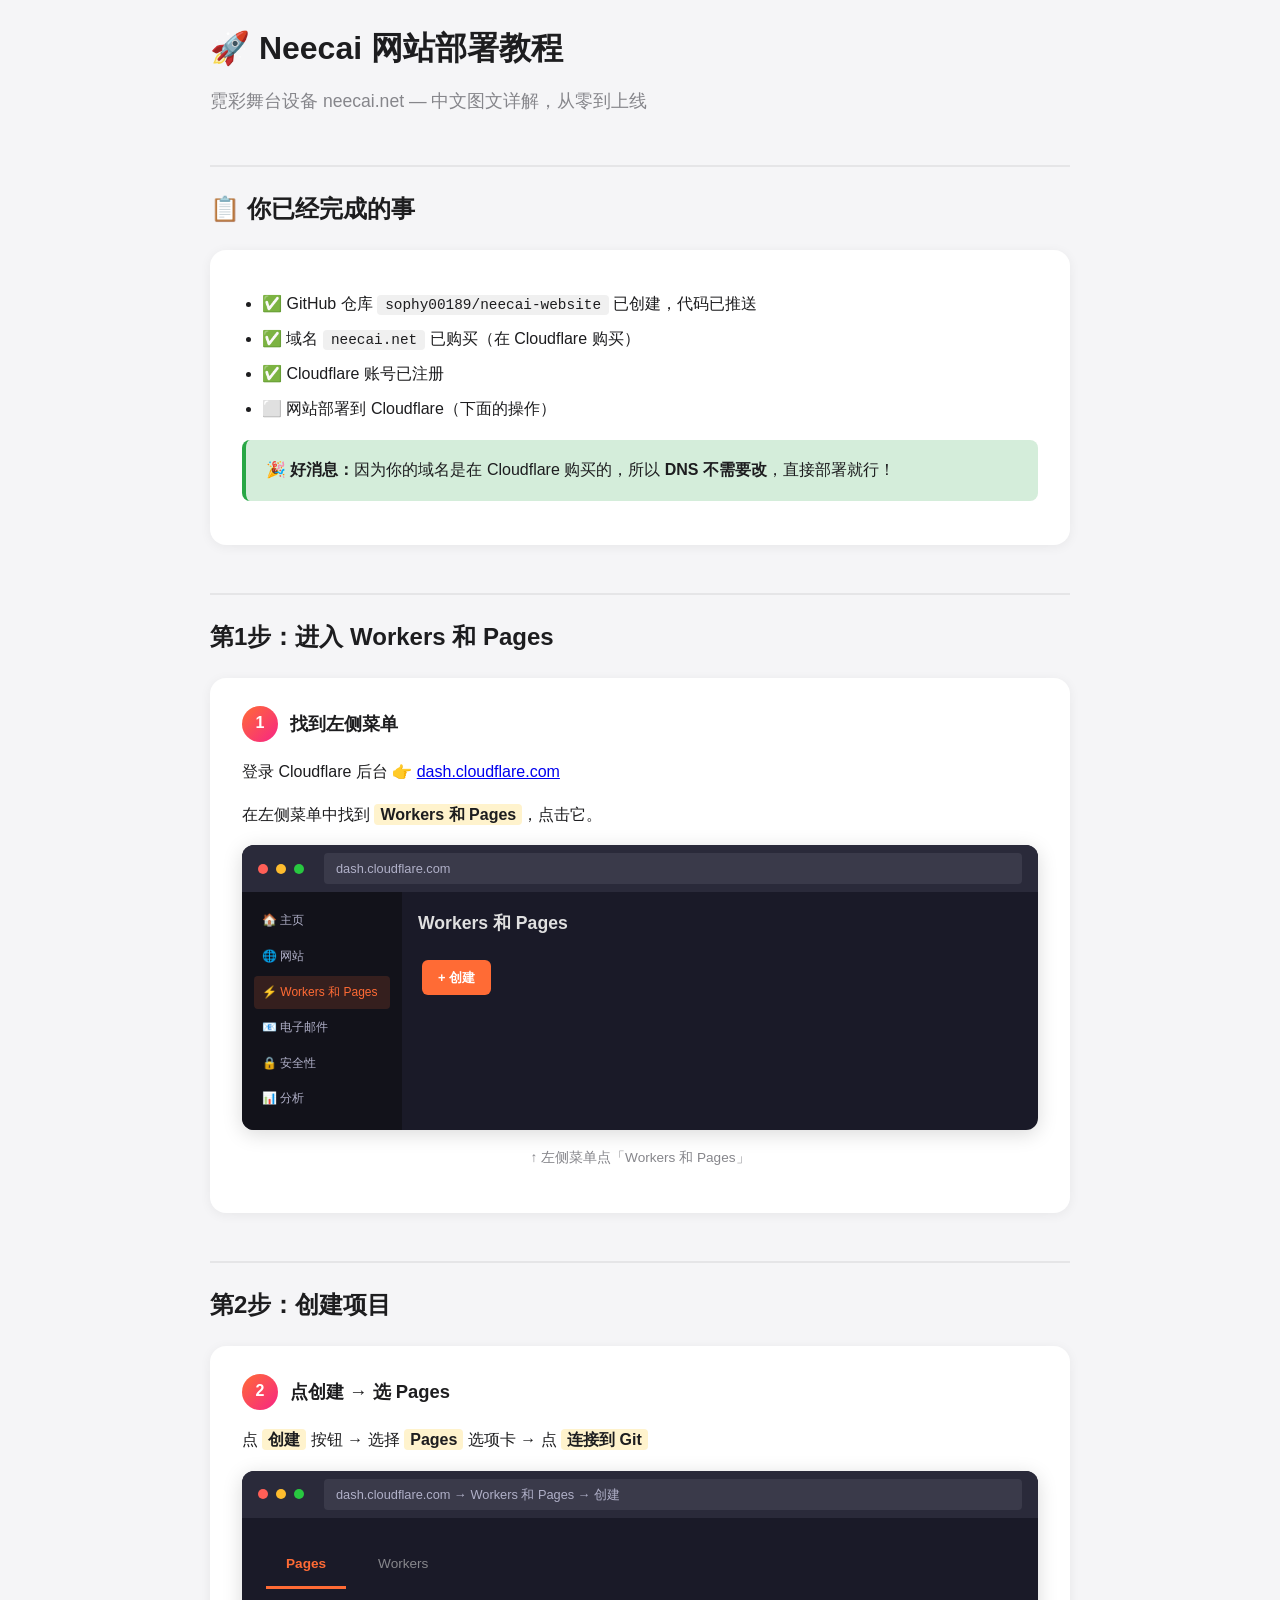
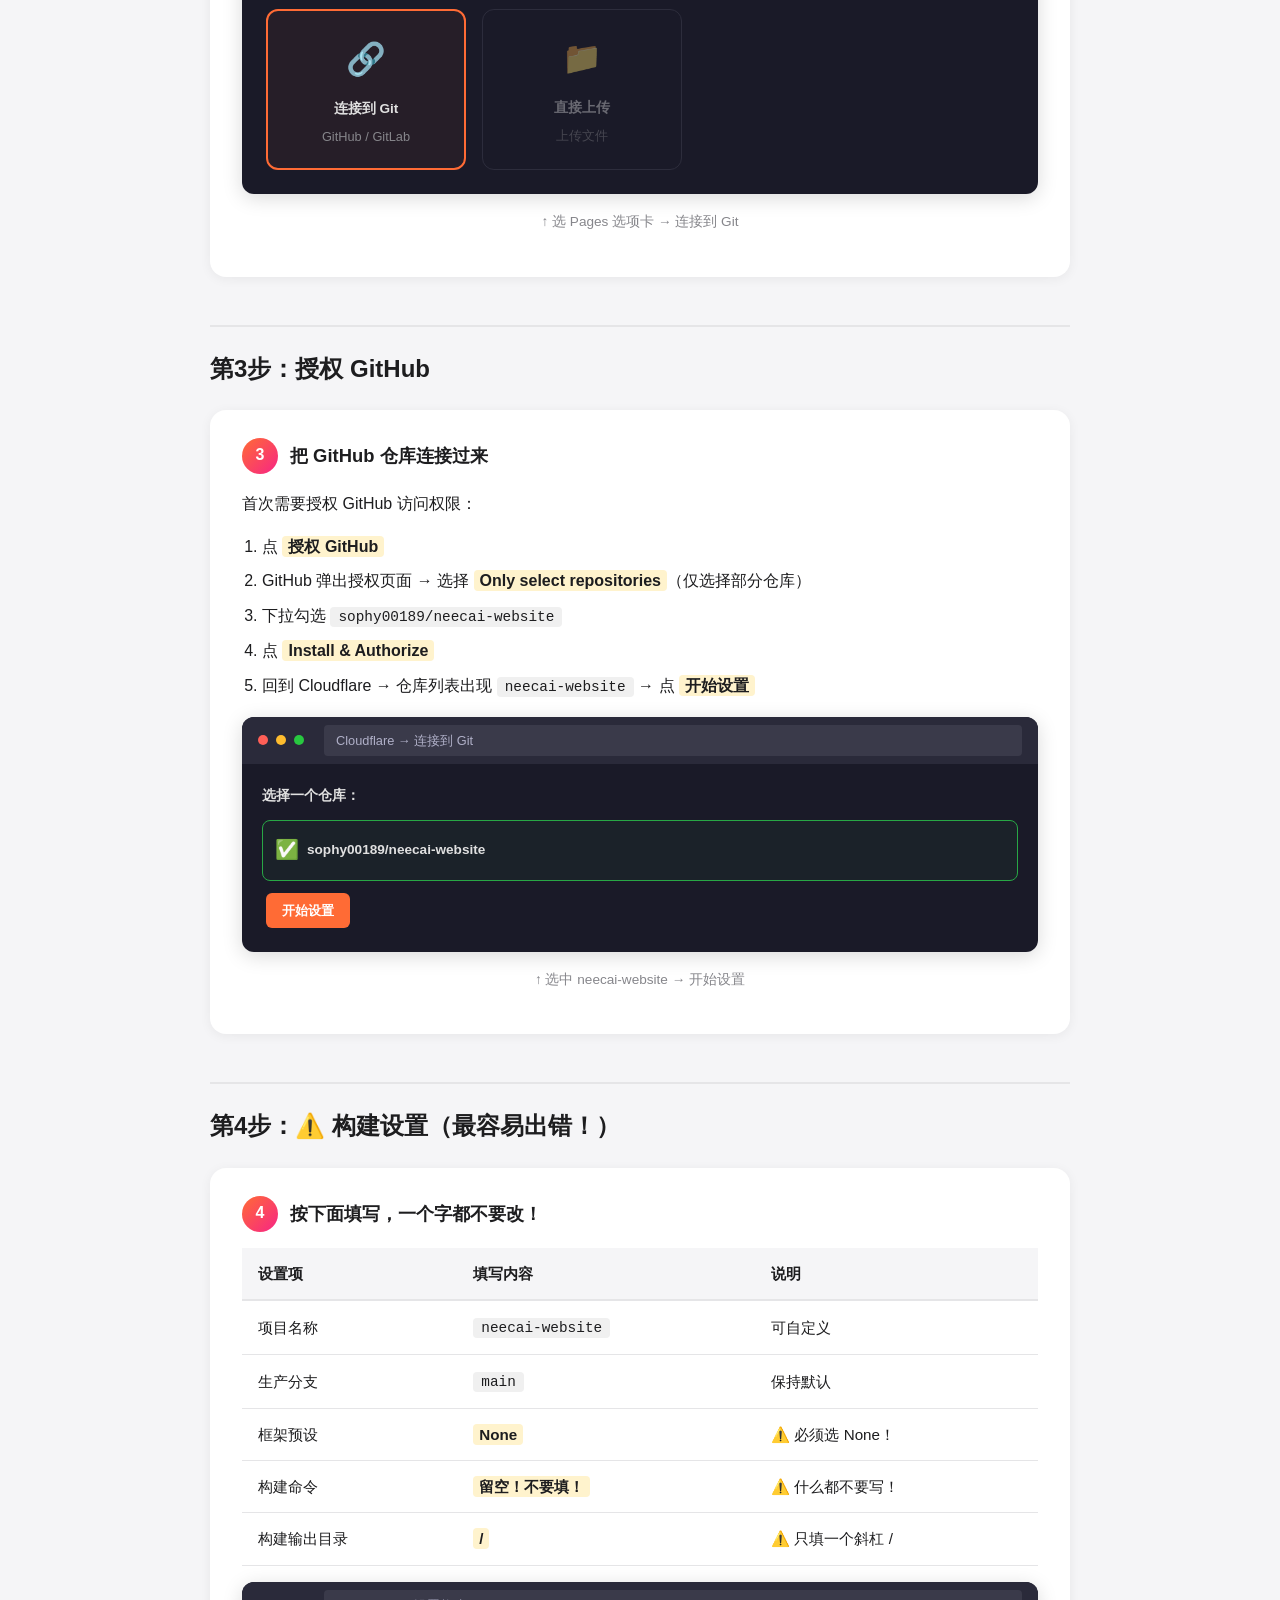
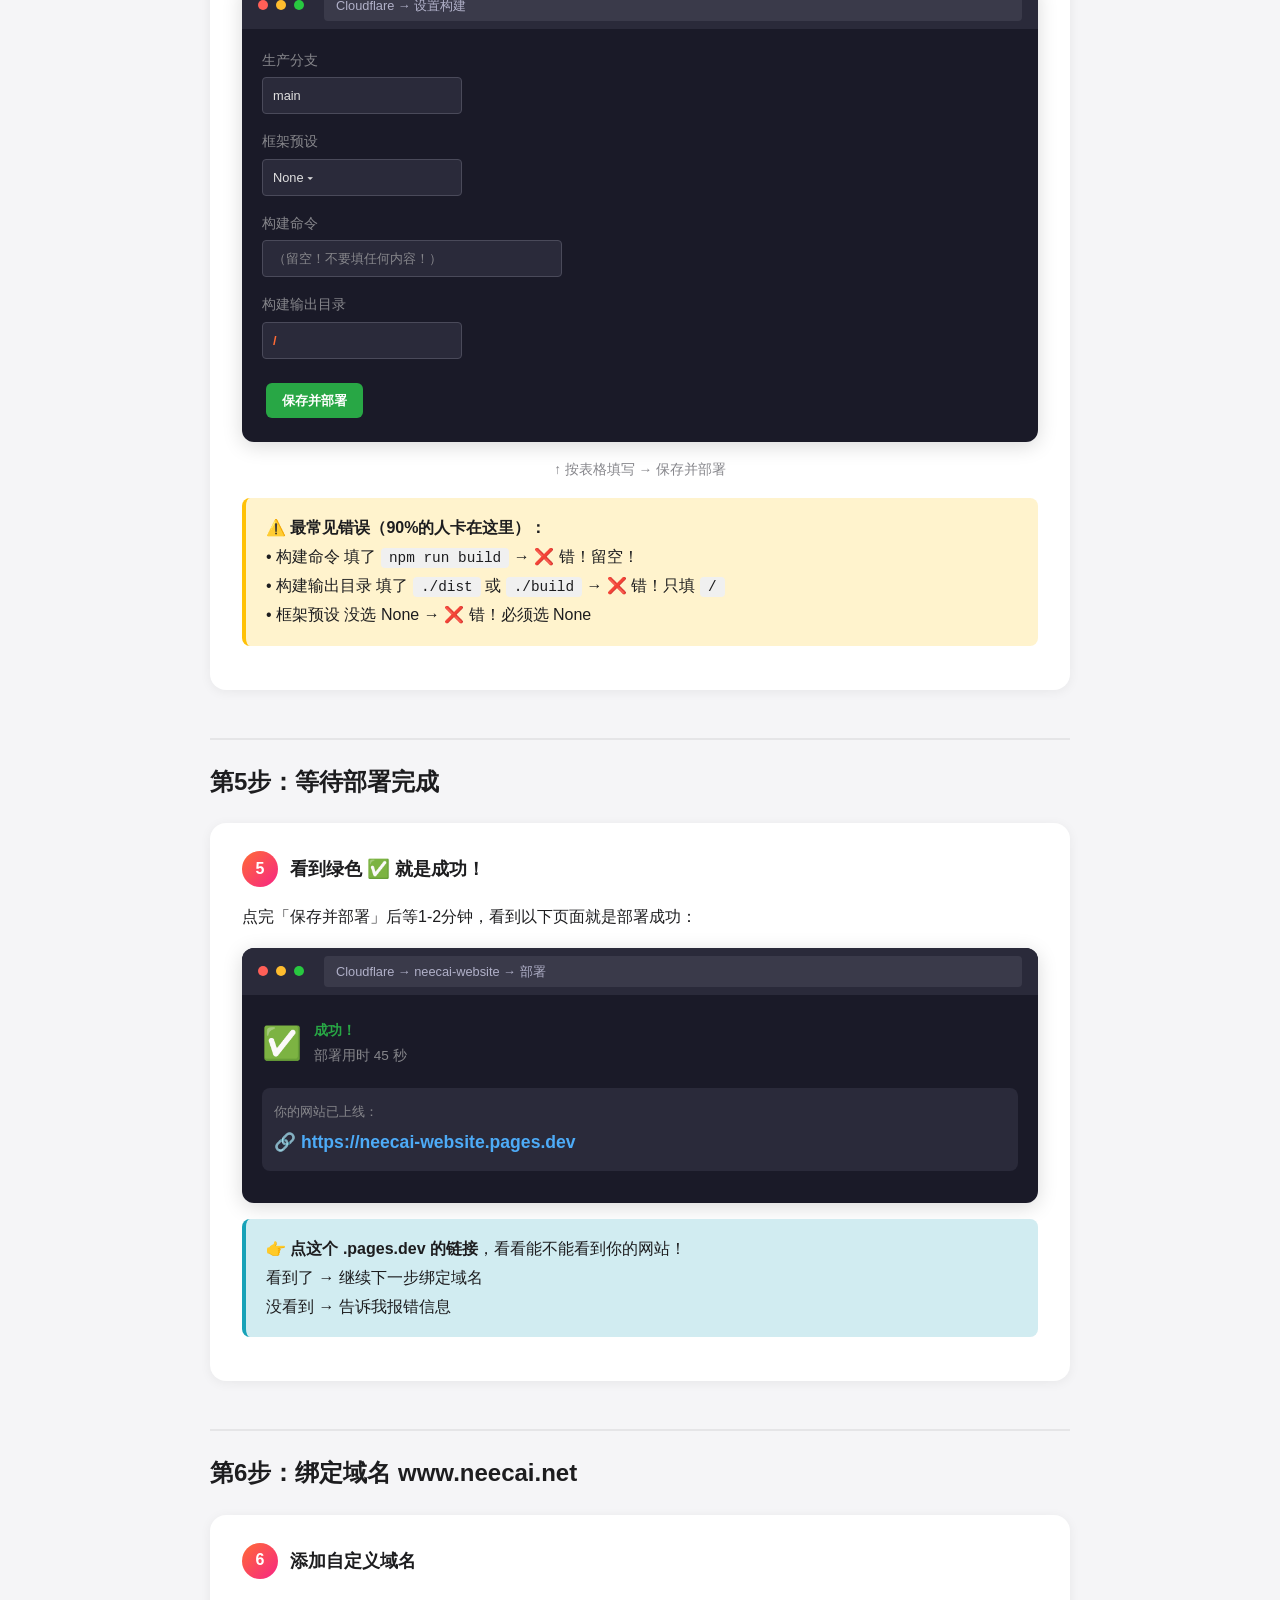
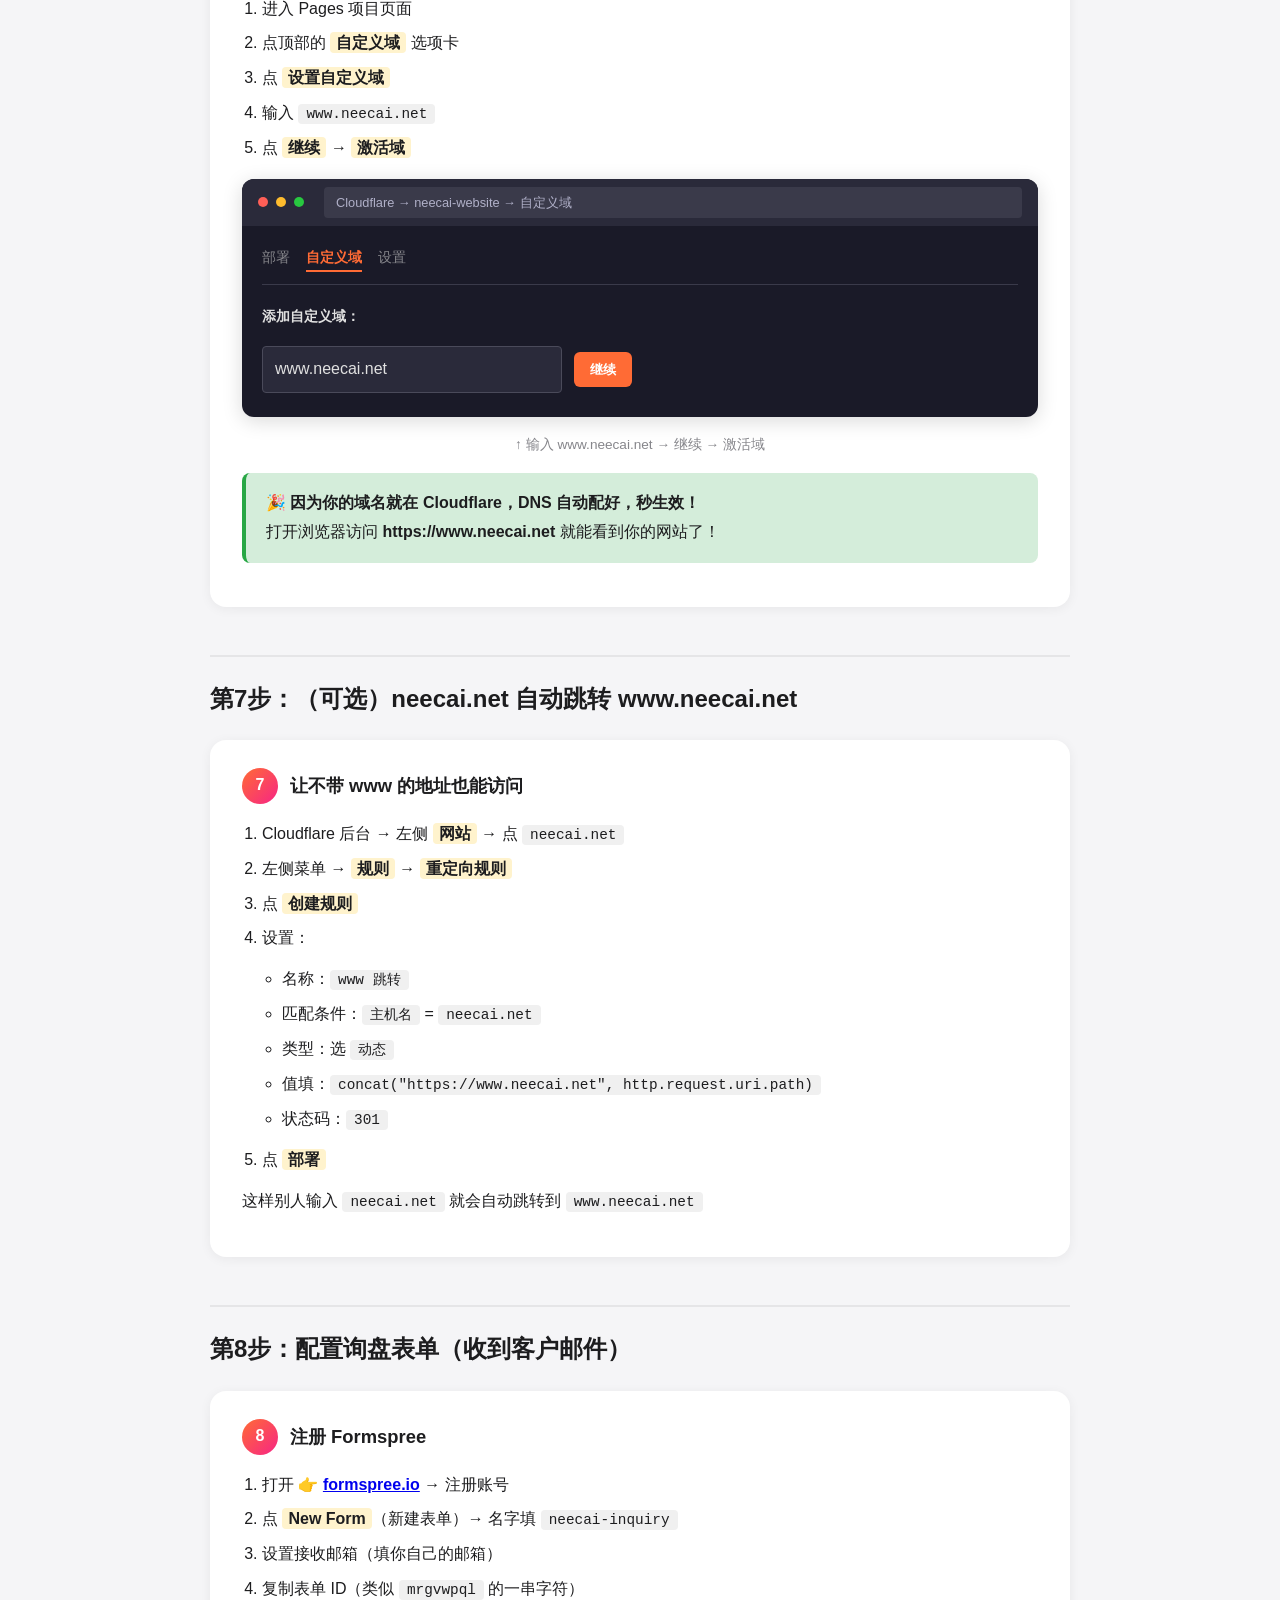
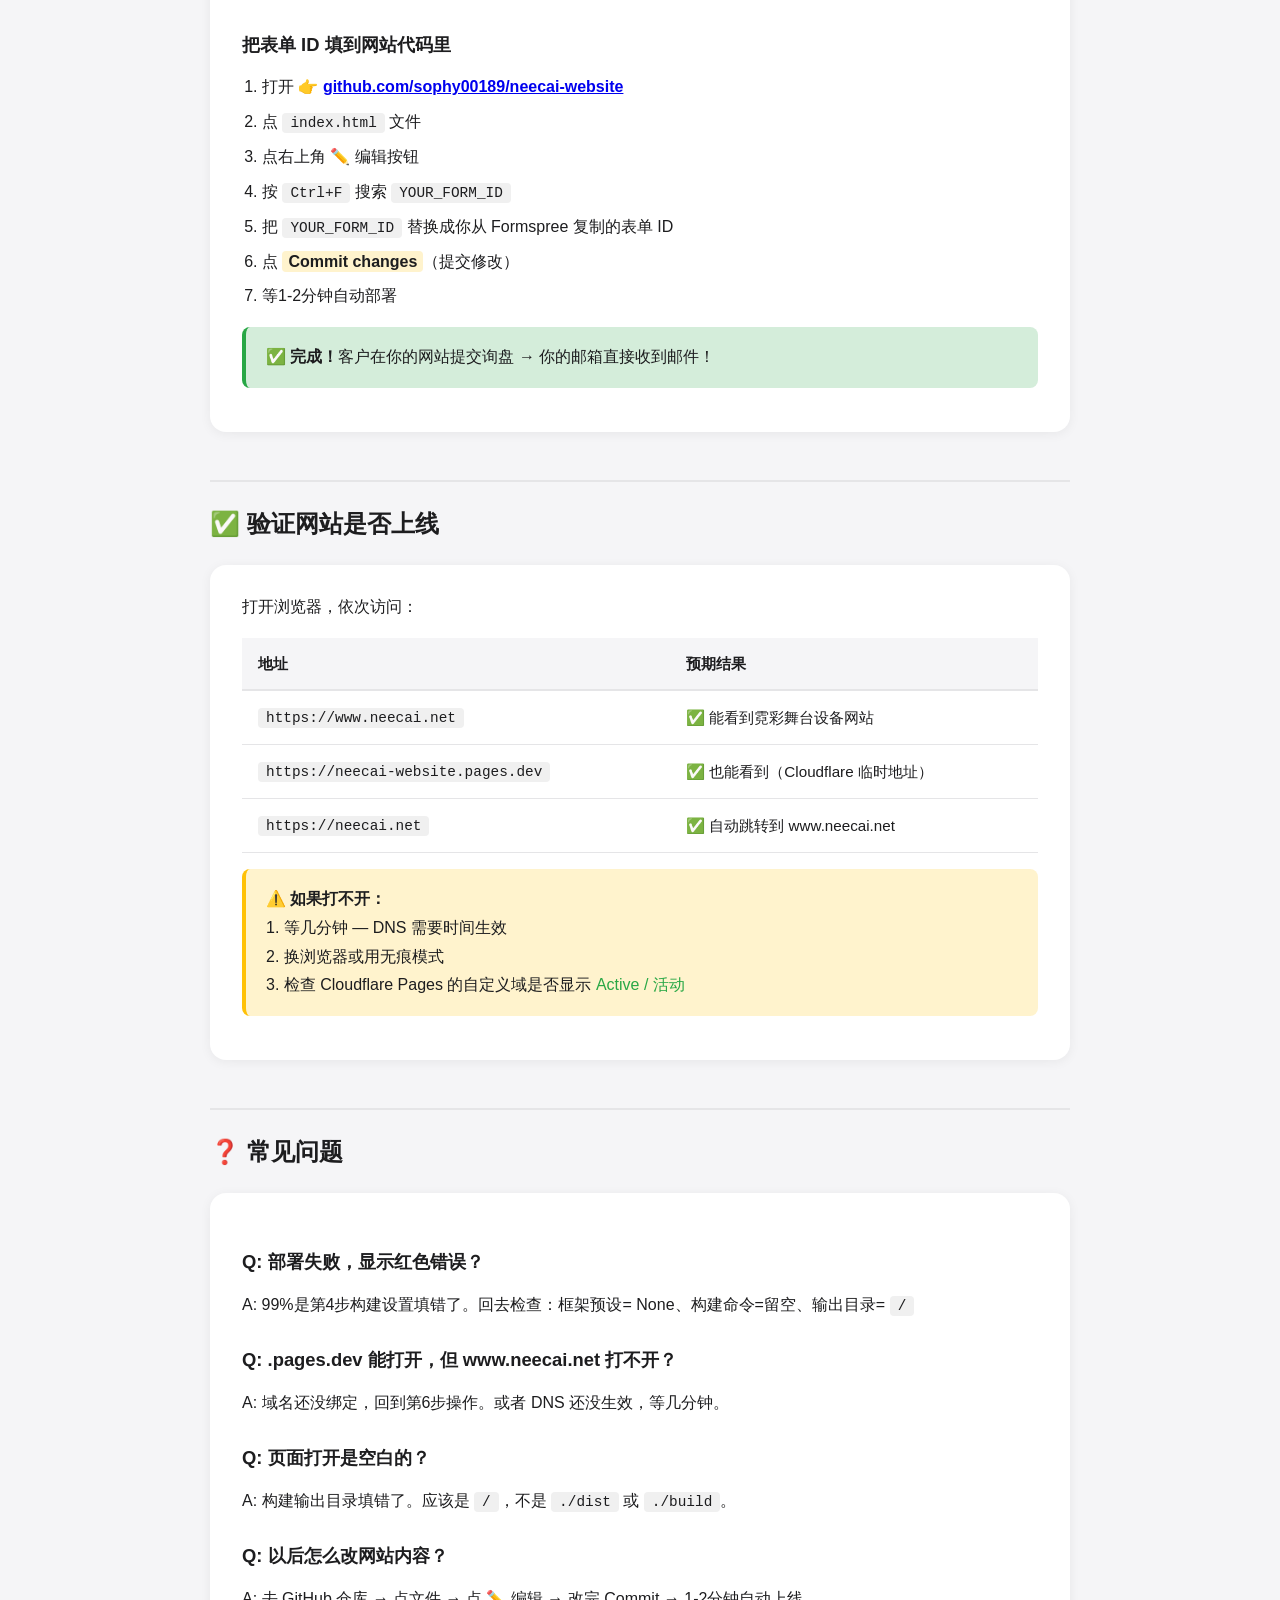
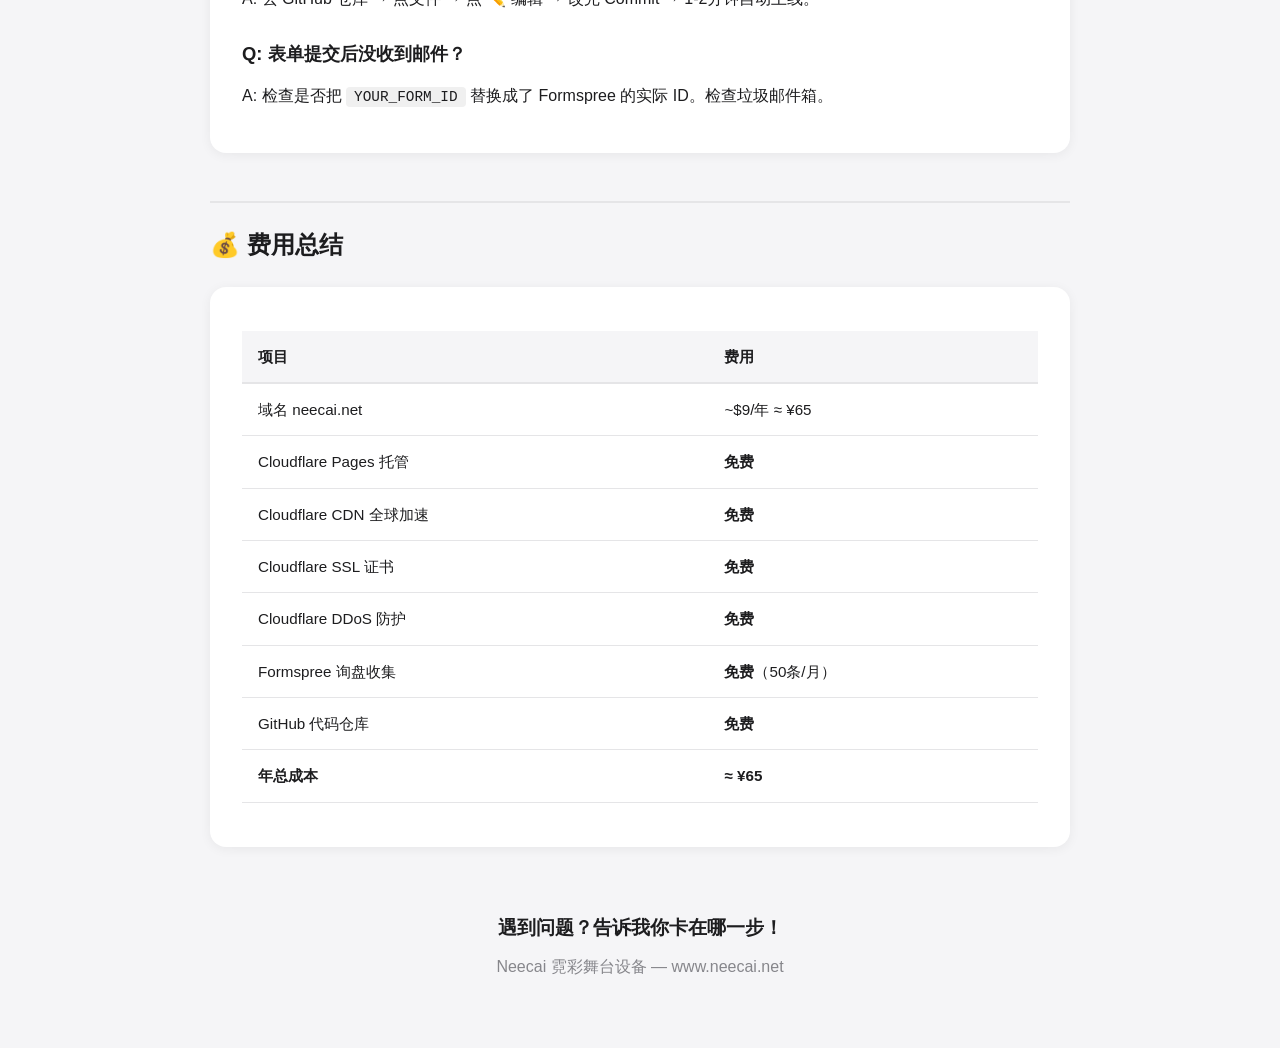
<file: deploy-tutorial.html>
<!DOCTYPE html>
<html lang="zh-CN">
<head>
    <meta charset="UTF-8">
    <meta name="viewport" content="width=device-width, initial-scale=1.0">
    <title>Neecai 网站部署教程 - 中文图文详解</title>
    <style>
        *{margin:0;padding:0;box-sizing:border-box}
        body{font-family:-apple-system,'Noto Sans SC','PingFang SC',sans-serif;background:#f5f5f7;color:#1d1d1f;line-height:1.8;padding:20px}
        .container{max-width:860px;margin:0 auto}
        h1{font-size:2rem;font-weight:800;margin-bottom:8px;color:#1d1d1f}
        .subtitle{color:#86868b;font-size:1.1rem;margin-bottom:40px}
        h2{font-size:1.5rem;font-weight:700;margin:48px 0 20px;padding-top:20px;border-top:2px solid #e5e5e7}
        h3{font-size:1.15rem;font-weight:600;margin:24px 0 12px}
        p{margin-bottom:14px}
        .step-box{background:#fff;border-radius:16px;padding:28px 32px;margin-bottom:24px;box-shadow:0 2px 12px rgba(0,0,0,0.06)}
        .step-num{display:inline-flex;align-items:center;justify-content:center;width:36px;height:36px;background:linear-gradient(135deg,#ff6b35,#f72585);color:#fff;border-radius:50%;font-weight:700;font-size:1rem;margin-right:12px;flex-shrink:0}
        .step-title{display:flex;align-items:center;margin-bottom:16px}
        .step-title h3{margin:0}
        .hl{background:#fff3cd;padding:2px 6px;border-radius:4px;font-weight:600}
        .warn{background:#fff3cd;border-left:4px solid #ffc107;padding:16px 20px;border-radius:8px;margin:16px 0}
        .success{background:#d4edda;border-left:4px solid #28a745;padding:16px 20px;border-radius:8px;margin:16px 0}
        .info{background:#d1ecf1;border-left:4px solid #17a2b8;padding:16px 20px;border-radius:8px;margin:16px 0}
        code{background:#f0f0f0;padding:2px 8px;border-radius:4px;font-size:0.9rem}
        .btn-box{display:inline-block;background:linear-gradient(135deg,#ff6b35,#f72585);color:#fff;padding:10px 24px;border-radius:50px;font-weight:600;text-decoration:none;margin:8px 8px 8px 0}
        table{width:100%;border-collapse:collapse;margin:16px 0;font-size:0.95rem}
        th{background:#f5f5f7;text-align:left;padding:12px 16px;font-weight:600;border-bottom:2px solid #e5e5e7}
        td{padding:12px 16px;border-bottom:1px solid #e5e5e7}
        .mock-ui{background:#1a1a28;border-radius:12px;overflow:hidden;margin:16px 0;box-shadow:0 4px 20px rgba(0,0,0,0.15)}
        .mock-topbar{background:#2a2a3a;padding:8px 16px;display:flex;align-items:center;gap:8px}
        .mock-dot{width:10px;height:10px;border-radius:50%}
        .mock-dot.r{background:#ff5f57}.mock-dot.y{background:#febc2e}.mock-dot.g{background:#28c840}
        .mock-url{background:#3a3a4a;border-radius:4px;padding:4px 12px;color:#b0b0c8;font-size:0.8rem;flex:1;margin-left:12px}
        .mock-body{padding:24px;color:#e0e0e0;font-size:0.85rem;min-height:80px}
        .mock-btn{display:inline-block;background:#ff6b35;color:#fff;padding:6px 16px;border-radius:6px;font-size:0.8rem;font-weight:600;margin:4px;cursor:default}
        .mock-btn-green{background:#28a745}
        .mock-input{background:#2a2a3a;border:1px solid #4a4a5a;border-radius:4px;padding:6px 10px;color:#e0e0e0;font-size:0.8rem;display:inline-block;margin:4px 0}
        .mock-sidebar{display:flex;gap:0}
        .mock-side{width:160px;background:#12121a;padding:12px;font-size:0.75rem}
        .mock-side-item{padding:6px 8px;border-radius:4px;color:#b0b0c8;margin-bottom:2px}
        .mock-side-item.active{background:rgba(255,107,53,0.15);color:#ff6b35}
        .mock-main{flex:1;padding:16px}
        .mock-card{background:#1a1a28;border:1px solid #2a2a3a;border-radius:8px;padding:12px;margin-bottom:8px}
        ol,ul{padding-left:20px;margin:12px 0}
        li{margin-bottom:6px}
        .divider{height:1px;background:#e5e5e7;margin:32px 0}
        @media(max-width:600px){body{padding:12px}.step-box{padding:16px}.mock-side{display:none}}
    </style>
</head>
<body>
<div class="container">

<h1>🚀 Neecai 网站部署教程</h1>
<p class="subtitle">霓彩舞台设备 neecai.net — 中文图文详解，从零到上线</p>

<!-- 前提条件 -->
<h2>📋 你已经完成的事</h2>
<div class="step-box">
<ul>
    <li>✅ GitHub 仓库 <code>sophy00189/neecai-website</code> 已创建，代码已推送</li>
    <li>✅ 域名 <code>neecai.net</code> 已购买（在 Cloudflare 购买）</li>
    <li>✅ Cloudflare 账号已注册</li>
    <li>⬜ 网站部署到 Cloudflare（下面的操作）</li>
</ul>
<div class="success">
    <strong>🎉 好消息：</strong>因为你的域名是在 Cloudflare 购买的，所以 <strong>DNS 不需要改</strong>，直接部署就行！
</div>
</div>

<!-- ===== 第1步 ===== -->
<h2>第1步：进入 Workers 和 Pages</h2>
<div class="step-box">
    <div class="step-title"><span class="step-num">1</span><h3>找到左侧菜单</h3></div>
    <p>登录 Cloudflare 后台 👉 <a href="https://dash.cloudflare.com" target="_blank">dash.cloudflare.com</a></p>
    <p>在左侧菜单中找到 <span class="hl">Workers 和 Pages</span>，点击它。</p>
    <div class="mock-ui">
        <div class="mock-topbar"><span class="mock-dot r"></span><span class="mock-dot y"></span><span class="mock-dot g"></span><div class="mock-url">dash.cloudflare.com</div></div>
        <div class="mock-body" style="padding:0;">
            <div class="mock-sidebar">
                <div class="mock-side">
                    <div class="mock-side-item">🏠 主页</div>
                    <div class="mock-side-item">🌐 网站</div>
                    <div class="mock-side-item active">⚡ Workers 和 Pages</div>
                    <div class="mock-side-item">📧 电子邮件</div>
                    <div class="mock-side-item">🔒 安全性</div>
                    <div class="mock-side-item">📊 分析</div>
                </div>
                <div class="mock-main">
                    <div style="font-weight:700;font-size:1.1rem;margin-bottom:16px;">Workers 和 Pages</div>
                    <div class="mock-btn">+ 创建</div>
                </div>
            </div>
        </div>
    </div>
    <p style="color:#86868b;font-size:0.85rem;text-align:center;">↑ 左侧菜单点「Workers 和 Pages」</p>
</div>

<!-- ===== 第2步 ===== -->
<h2>第2步：创建项目</h2>
<div class="step-box">
    <div class="step-title"><span class="step-num">2</span><h3>点创建 → 选 Pages</h3></div>
    <p>点 <span class="hl">创建</span> 按钮 → 选择 <span class="hl">Pages</span> 选项卡 → 点 <span class="hl">连接到 Git</span></p>
    <div class="mock-ui">
        <div class="mock-topbar"><span class="mock-dot r"></span><span class="mock-dot y"></span><span class="mock-dot g"></span><div class="mock-url">dash.cloudflare.com → Workers 和 Pages → 创建</div></div>
        <div class="mock-body" style="padding:24px;">
            <div style="display:flex;gap:12px;margin-bottom:20px;">
                <div style="padding:10px 20px;border-bottom:3px solid #ff6b35;font-weight:700;color:#ff6b35;">Pages</div>
                <div style="padding:10px 20px;border-bottom:3px solid transparent;color:#86868b;">Workers</div>
            </div>
            <div style="display:flex;gap:16px;">
                <div style="border:2px solid #ff6b35;border-radius:12px;padding:20px;text-align:center;width:200px;cursor:pointer;background:rgba(255,107,53,0.05);">
                    <div style="font-size:2rem;">🔗</div>
                    <div style="font-weight:700;margin-top:8px;">连接到 Git</div>
                    <div style="font-size:0.8rem;color:#86868b;margin-top:4px;">GitHub / GitLab</div>
                </div>
                <div style="border:1px solid #4a4a5a;border-radius:12px;padding:20px;text-align:center;width:200px;opacity:0.4;">
                    <div style="font-size:2rem;">📁</div>
                    <div style="font-weight:700;margin-top:8px;">直接上传</div>
                    <div style="font-size:0.8rem;color:#86868b;margin-top:4px;">上传文件</div>
                </div>
            </div>
        </div>
    </div>
    <p style="color:#86868b;font-size:0.85rem;text-align:center;">↑ 选 Pages 选项卡 → 连接到 Git</p>
</div>

<!-- ===== 第3步 ===== -->
<h2>第3步：授权 GitHub</h2>
<div class="step-box">
    <div class="step-title"><span class="step-num">3</span><h3>把 GitHub 仓库连接过来</h3></div>
    <p>首次需要授权 GitHub 访问权限：</p>
    <ol>
        <li>点 <span class="hl">授权 GitHub</span></li>
        <li>GitHub 弹出授权页面 → 选择 <span class="hl">Only select repositories</span>（仅选择部分仓库）</li>
        <li>下拉勾选 <code>sophy00189/neecai-website</code></li>
        <li>点 <span class="hl">Install & Authorize</span></li>
        <li>回到 Cloudflare → 仓库列表出现 <code>neecai-website</code> → 点 <span class="hl">开始设置</span></li>
    </ol>
    <div class="mock-ui">
        <div class="mock-topbar"><span class="mock-dot r"></span><span class="mock-dot y"></span><span class="mock-dot g"></span><div class="mock-url">Cloudflare → 连接到 Git</div></div>
        <div class="mock-body" style="padding:20px;">
            <div style="font-weight:600;margin-bottom:12px;">选择一个仓库：</div>
            <div style="border:1px solid #28a745;border-radius:8px;padding:12px;background:rgba(40,167,69,0.05);margin-bottom:8px;display:flex;align-items:center;gap:8px;">
                <span style="font-size:1.2rem;">✅</span>
                <span style="font-weight:600;">sophy00189/neecai-website</span>
            </div>
            <div class="mock-btn">开始设置</div>
        </div>
    </div>
    <p style="color:#86868b;font-size:0.85rem;text-align:center;">↑ 选中 neecai-website → 开始设置</p>
</div>

<!-- ===== 第4步 ===== -->
<h2>第4步：⚠️ 构建设置（最容易出错！）</h2>
<div class="step-box">
    <div class="step-title"><span class="step-num">4</span><h3>按下面填写，一个字都不要改！</h3></div>
    <table>
        <tr><th>设置项</th><th>填写内容</th><th>说明</th></tr>
        <tr><td>项目名称</td><td><code>neecai-website</code></td><td>可自定义</td></tr>
        <tr><td>生产分支</td><td><code>main</code></td><td>保持默认</td></tr>
        <tr><td>框架预设</td><td><span class="hl">None</span></td><td>⚠️ 必须选 None！</td></tr>
        <tr><td>构建命令</td><td><span class="hl">留空！不要填！</span></td><td>⚠️ 什么都不要写！</td></tr>
        <tr><td>构建输出目录</td><td><span class="hl">/</span></td><td>⚠️ 只填一个斜杠 /</td></tr>
    </table>
    <div class="mock-ui">
        <div class="mock-topbar"><span class="mock-dot r"></span><span class="mock-dot y"></span><span class="mock-dot g"></span><div class="mock-url">Cloudflare → 设置构建</div></div>
        <div class="mock-body" style="padding:20px;">
            <div style="margin-bottom:12px;">
                <span style="color:#86868b;font-size:0.85rem;">生产分支</span><br>
                <div class="mock-input" style="width:200px;">main</div>
            </div>
            <div style="margin-bottom:12px;">
                <span style="color:#86868b;font-size:0.85rem;">框架预设</span><br>
                <div class="mock-input" style="width:200px;">None ▾</div>
            </div>
            <div style="margin-bottom:12px;">
                <span style="color:#86868b;font-size:0.85rem;">构建命令</span><br>
                <div class="mock-input" style="width:300px;color:#86868b;">（留空！不要填任何内容！）</div>
            </div>
            <div style="margin-bottom:16px;">
                <span style="color:#86868b;font-size:0.85rem;">构建输出目录</span><br>
                <div class="mock-input" style="width:200px;color:#ff6b35;font-weight:700;">/</div>
            </div>
            <div class="mock-btn mock-btn-green">保存并部署</div>
        </div>
    </div>
    <p style="color:#86868b;font-size:0.85rem;text-align:center;">↑ 按表格填写 → 保存并部署</p>
    <div class="warn">
        <strong>⚠️ 最常见错误（90%的人卡在这里）：</strong><br>
        • 构建命令 填了 <code>npm run build</code> → ❌ 错！留空！<br>
        • 构建输出目录 填了 <code>./dist</code> 或 <code>./build</code> → ❌ 错！只填 <code>/</code><br>
        • 框架预设 没选 None → ❌ 错！必须选 None
    </div>
</div>

<!-- ===== 第5步 ===== -->
<h2>第5步：等待部署完成</h2>
<div class="step-box">
    <div class="step-title"><span class="step-num">5</span><h3>看到绿色 ✅ 就是成功！</h3></div>
    <p>点完「保存并部署」后等1-2分钟，看到以下页面就是部署成功：</p>
    <div class="mock-ui">
        <div class="mock-topbar"><span class="mock-dot r"></span><span class="mock-dot y"></span><span class="mock-dot g"></span><div class="mock-url">Cloudflare → neecai-website → 部署</div></div>
        <div class="mock-body" style="padding:20px;">
            <div style="display:flex;align-items:center;gap:12px;margin-bottom:16px;">
                <span style="font-size:2rem;">✅</span>
                <div>
                    <div style="font-weight:700;color:#28a745;">成功！</div>
                    <div style="font-size:0.85rem;color:#86868b;">部署用时 45 秒</div>
                </div>
            </div>
            <div style="background:#2a2a3a;border-radius:8px;padding:12px;margin-bottom:12px;">
                <div style="color:#86868b;font-size:0.8rem;">你的网站已上线：</div>
                <div style="color:#4dabf7;font-size:1.1rem;font-weight:700;margin-top:4px;">
                    🔗 https://neecai-website.pages.dev
                </div>
            </div>
        </div>
    </div>
    <div class="info">
        <strong>👉 点这个 .pages.dev 的链接</strong>，看看能不能看到你的网站！<br>
        看到了 → 继续下一步绑定域名<br>
        没看到 → 告诉我报错信息
    </div>
</div>

<!-- ===== 第6步 ===== -->
<h2>第6步：绑定域名 www.neecai.net</h2>
<div class="step-box">
    <div class="step-title"><span class="step-num">6</span><h3>添加自定义域名</h3></div>
    <ol>
        <li>进入 Pages 项目页面</li>
        <li>点顶部的 <span class="hl">自定义域</span> 选项卡</li>
        <li>点 <span class="hl">设置自定义域</span></li>
        <li>输入 <code>www.neecai.net</code></li>
        <li>点 <span class="hl">继续</span> → <span class="hl">激活域</span></li>
    </ol>
    <div class="mock-ui">
        <div class="mock-topbar"><span class="mock-dot r"></span><span class="mock-dot y"></span><span class="mock-dot g"></span><div class="mock-url">Cloudflare → neecai-website → 自定义域</div></div>
        <div class="mock-body" style="padding:20px;">
            <div style="display:flex;gap:16px;margin-bottom:20px;border-bottom:1px solid #3a3a4a;padding-bottom:12px;">
                <div style="color:#86868b;">部署</div>
                <div style="color:#ff6b35;font-weight:700;border-bottom:2px solid #ff6b35;">自定义域</div>
                <div style="color:#86868b;">设置</div>
            </div>
            <div style="font-weight:600;margin-bottom:12px;">添加自定义域：</div>
            <div class="mock-input" style="width:300px;font-size:1rem;padding:8px 12px;">www.neecai.net</div>
            <div class="mock-btn" style="margin-left:8px;">继续</div>
        </div>
    </div>
    <p style="color:#86868b;font-size:0.85rem;text-align:center;">↑ 输入 www.neecai.net → 继续 → 激活域</p>
    <div class="success">
        <strong>🎉 因为你的域名就在 Cloudflare，DNS 自动配好，秒生效！</strong><br>
        打开浏览器访问 <strong>https://www.neecai.net</strong> 就能看到你的网站了！
    </div>
</div>

<!-- ===== 第7步 ===== -->
<h2>第7步：（可选）neecai.net 自动跳转 www.neecai.net</h2>
<div class="step-box">
    <div class="step-title"><span class="step-num">7</span><h3>让不带 www 的地址也能访问</h3></div>
    <ol>
        <li>Cloudflare 后台 → 左侧 <span class="hl">网站</span> → 点 <code>neecai.net</code></li>
        <li>左侧菜单 → <span class="hl">规则</span> → <span class="hl">重定向规则</span></li>
        <li>点 <span class="hl">创建规则</span></li>
        <li>设置：
            <ul>
                <li>名称：<code>www 跳转</code></li>
                <li>匹配条件：<code>主机名</code> = <code>neecai.net</code></li>
                <li>类型：选 <code>动态</code></li>
                <li>值填：<code>concat("https://www.neecai.net", http.request.uri.path)</code></li>
                <li>状态码：<code>301</code></li>
            </ul>
        </li>
        <li>点 <span class="hl">部署</span></li>
    </ol>
    <p>这样别人输入 <code>neecai.net</code> 就会自动跳转到 <code>www.neecai.net</code></p>
</div>

<!-- ===== 第8步 ===== -->
<h2>第8步：配置询盘表单（收到客户邮件）</h2>
<div class="step-box">
    <div class="step-title"><span class="step-num">8</span><h3>注册 Formspree</h3></div>
    <ol>
        <li>打开 👉 <a href="https://formspree.io" target="_blank"><strong>formspree.io</strong></a> → 注册账号</li>
        <li>点 <span class="hl">New Form</span>（新建表单）→ 名字填 <code>neecai-inquiry</code></li>
        <li>设置接收邮箱（填你自己的邮箱）</li>
        <li>复制表单 ID（类似 <code>mrgvwpql</code> 的一串字符）</li>
    </ol>
    <h3>把表单 ID 填到网站代码里</h3>
    <ol>
        <li>打开 👉 <a href="https://github.com/sophy00189/neecai-website" target="_blank"><strong>github.com/sophy00189/neecai-website</strong></a></li>
        <li>点 <code>index.html</code> 文件</li>
        <li>点右上角 ✏️ 编辑按钮</li>
        <li>按 <code>Ctrl+F</code> 搜索 <code>YOUR_FORM_ID</code></li>
        <li>把 <code>YOUR_FORM_ID</code> 替换成你从 Formspree 复制的表单 ID</li>
        <li>点 <span class="hl">Commit changes</span>（提交修改）</li>
        <li>等1-2分钟自动部署</li>
    </ol>
    <div class="success">
        <strong>✅ 完成！</strong>客户在你的网站提交询盘 → 你的邮箱直接收到邮件！
    </div>
</div>

<!-- ===== 验证 ===== -->
<h2>✅ 验证网站是否上线</h2>
<div class="step-box">
    <p>打开浏览器，依次访问：</p>
    <table>
        <tr><th>地址</th><th>预期结果</th></tr>
        <tr><td><code>https://www.neecai.net</code></td><td>✅ 能看到霓彩舞台设备网站</td></tr>
        <tr><td><code>https://neecai-website.pages.dev</code></td><td>✅ 也能看到（Cloudflare 临时地址）</td></tr>
        <tr><td><code>https://neecai.net</code></td><td>✅ 自动跳转到 www.neecai.net</td></tr>
    </table>
    <div class="warn">
        <strong>⚠️ 如果打不开：</strong><br>
        1. 等几分钟 — DNS 需要时间生效<br>
        2. 换浏览器或用无痕模式<br>
        3. 检查 Cloudflare Pages 的自定义域是否显示 <span style="color:#28a745;">Active / 活动</span>
    </div>
</div>

<!-- ===== 常见问题 ===== -->
<h2>❓ 常见问题</h2>
<div class="step-box">
    <h3>Q: 部署失败，显示红色错误？</h3>
    <p>A: 99%是第4步构建设置填错了。回去检查：框架预设= None、构建命令=留空、输出目录= <code>/</code></p>

    <h3>Q: .pages.dev 能打开，但 www.neecai.net 打不开？</h3>
    <p>A: 域名还没绑定，回到第6步操作。或者 DNS 还没生效，等几分钟。</p>

    <h3>Q: 页面打开是空白的？</h3>
    <p>A: 构建输出目录填错了。应该是 <code>/</code>，不是 <code>./dist</code> 或 <code>./build</code>。</p>

    <h3>Q: 以后怎么改网站内容？</h3>
    <p>A: 去 GitHub 仓库 → 点文件 → 点 ✏️ 编辑 → 改完 Commit → 1-2分钟自动上线。</p>

    <h3>Q: 表单提交后没收到邮件？</h3>
    <p>A: 检查是否把 <code>YOUR_FORM_ID</code> 替换成了 Formspree 的实际 ID。检查垃圾邮件箱。</p>
</div>

<!-- ===== 费用 ===== -->
<h2>💰 费用总结</h2>
<div class="step-box">
    <table>
        <tr><th>项目</th><th>费用</th></tr>
        <tr><td>域名 neecai.net</td><td>~$9/年 ≈ ¥65</td></tr>
        <tr><td>Cloudflare Pages 托管</td><td><strong>免费</strong></td></tr>
        <tr><td>Cloudflare CDN 全球加速</td><td><strong>免费</strong></td></tr>
        <tr><td>Cloudflare SSL 证书</td><td><strong>免费</strong></td></tr>
        <tr><td>Cloudflare DDoS 防护</td><td><strong>免费</strong></td></tr>
        <tr><td>Formspree 询盘收集</td><td><strong>免费</strong>（50条/月）</td></tr>
        <tr><td>GitHub 代码仓库</td><td><strong>免费</strong></td></tr>
        <tr><td><strong>年总成本</strong></td><td><strong>≈ ¥65</strong></td></tr>
    </table>
</div>

<div style="text-align:center;padding:40px 0;color:#86868b;">
    <p style="font-size:1.2rem;font-weight:600;color:#1d1d1f;margin-bottom:8px;">遇到问题？告诉我你卡在哪一步！</p>
    <p>Neecai 霓彩舞台设备 — www.neecai.net</p>
</div>

</div>
</body>
</html>
</file>
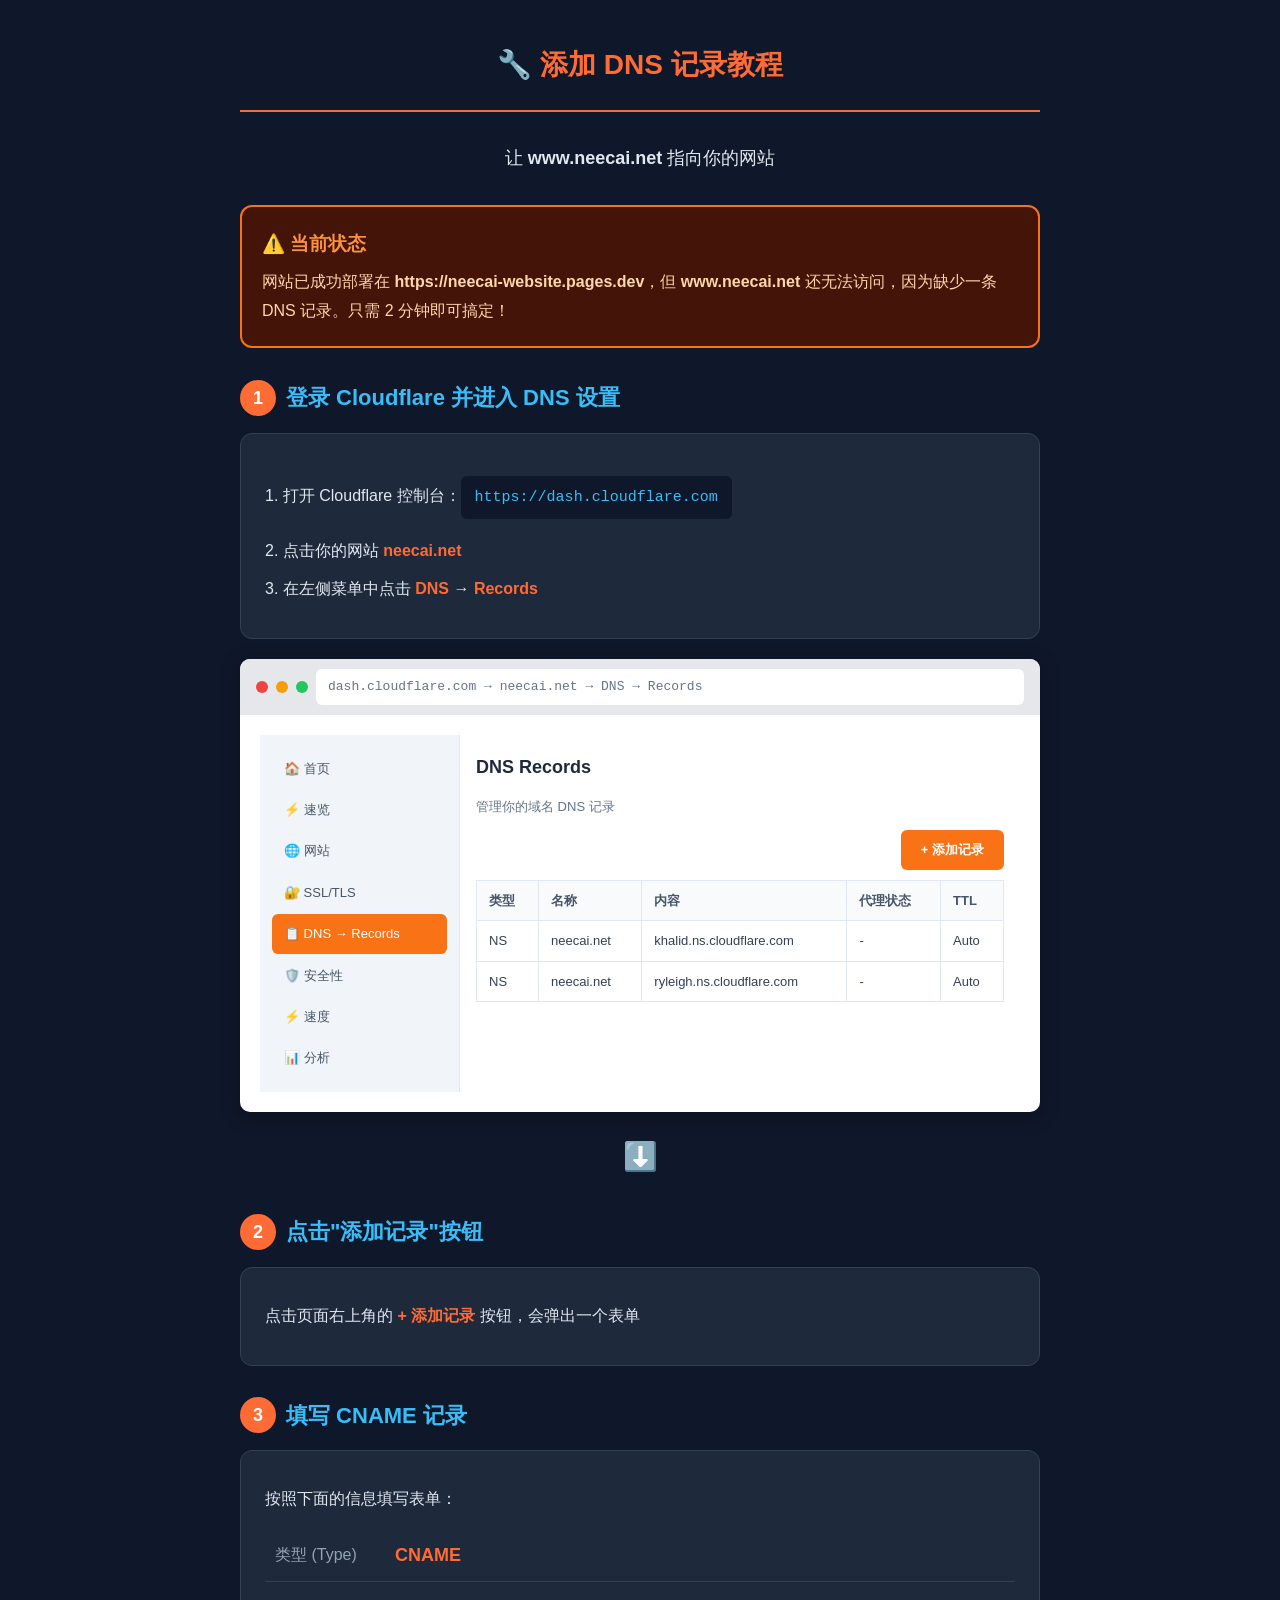
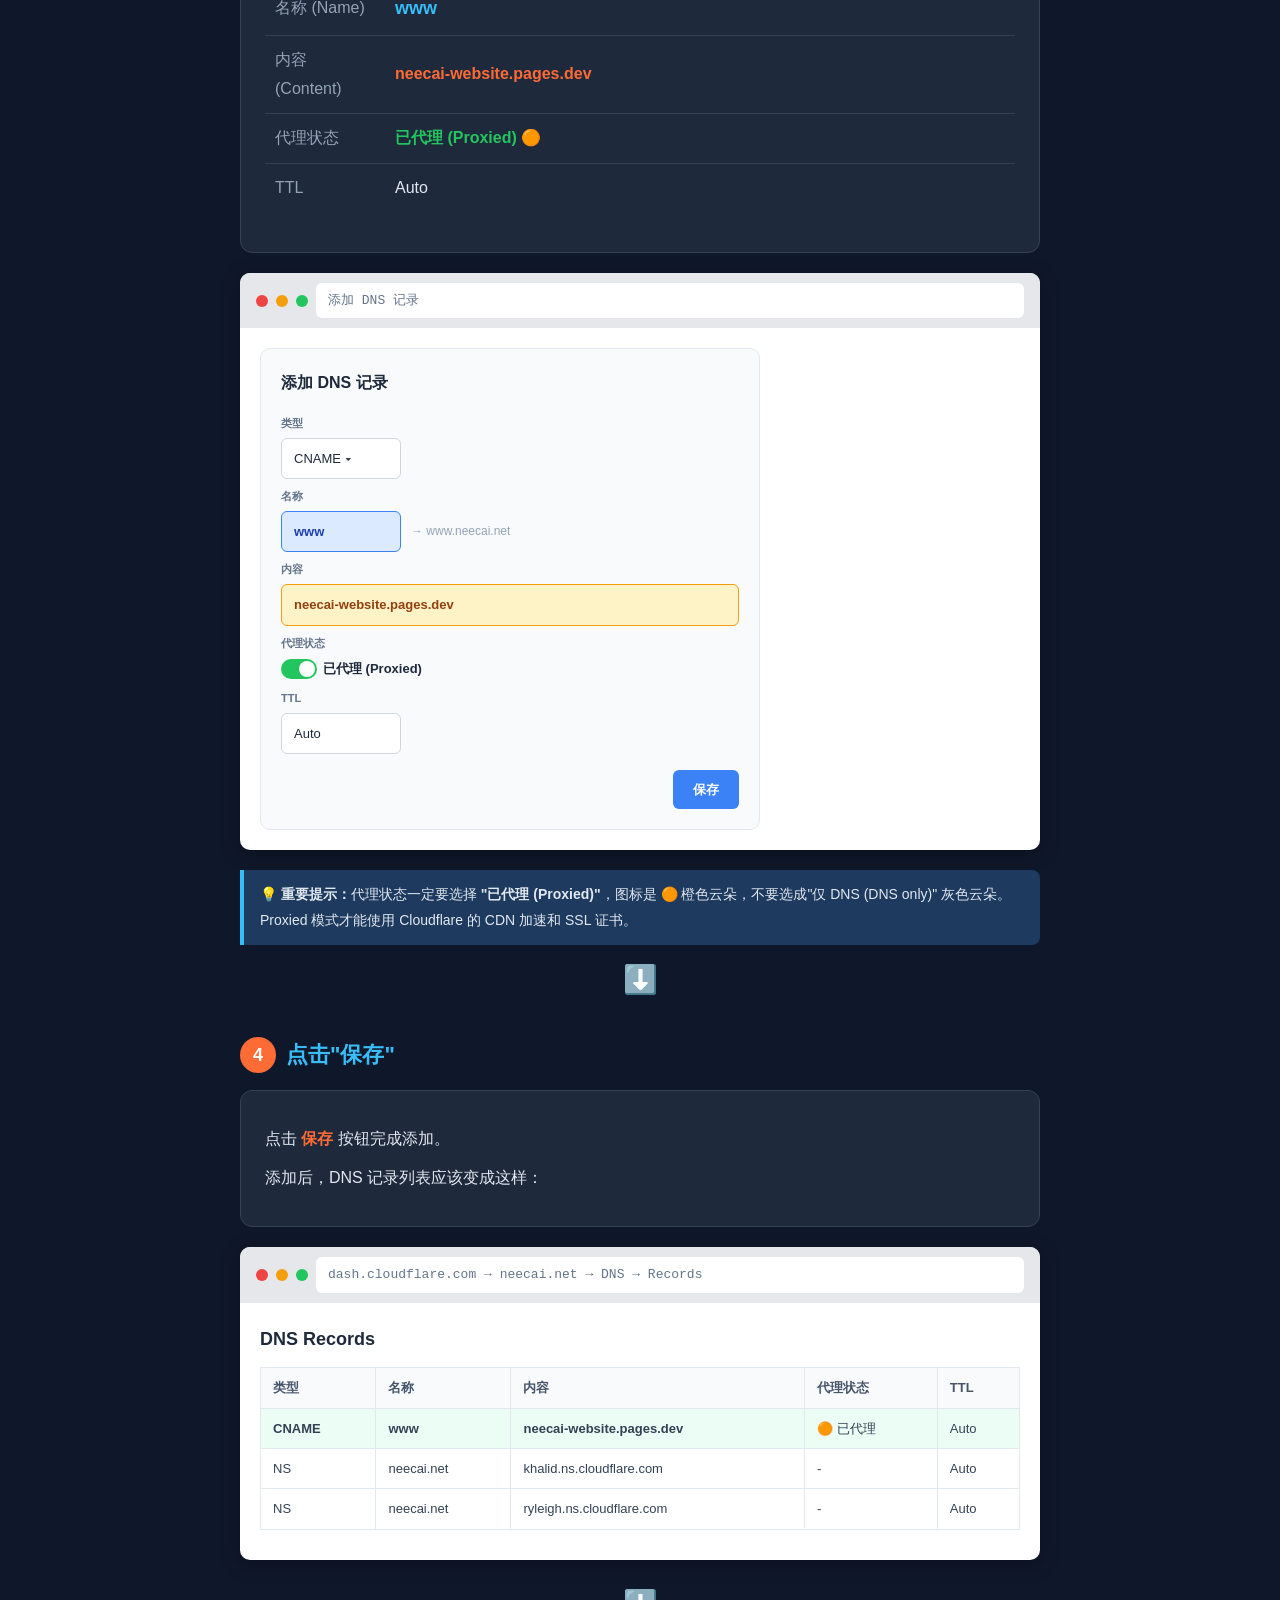
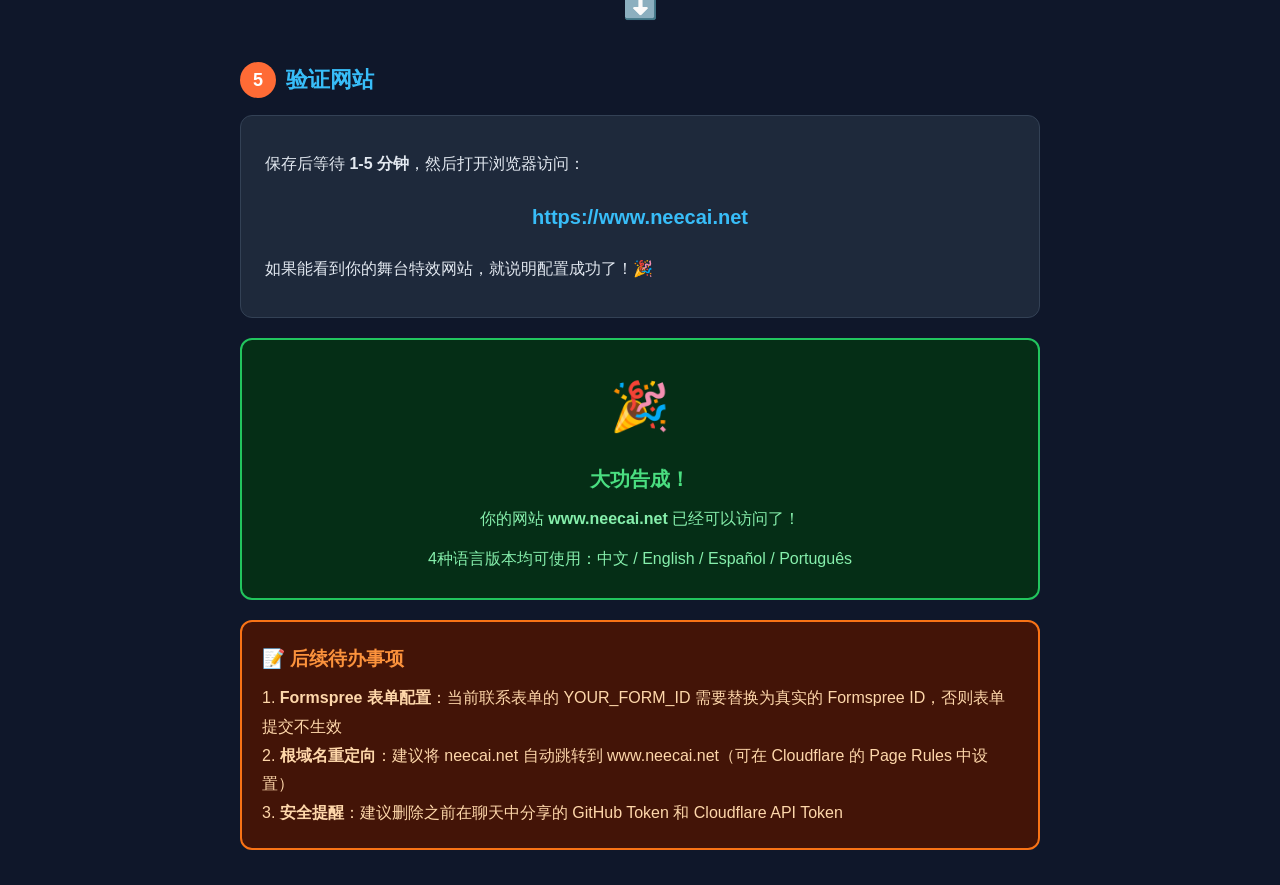
<file: dns-tutorial.html>
<!DOCTYPE html>
<html lang="zh-CN">
<head>
<meta charset="UTF-8">
<meta name="viewport" content="width=device-width, initial-scale=1.0">
<title>添加 DNS 记录教程 - www.neecai.net</title>
<style>
  * { margin: 0; padding: 0; box-sizing: border-box; }
  body { font-family: -apple-system, BlinkMacSystemFont, "Segoe UI", Roboto, "PingFang SC", "Microsoft YaHei", sans-serif; background: #0f172a; color: #e2e8f0; line-height: 1.8; padding: 20px; }
  .container { max-width: 800px; margin: 0 auto; }
  h1 { text-align: center; color: #ff6b35; font-size: 28px; margin-bottom: 30px; padding: 20px 0; border-bottom: 2px solid #ff6b35; }
  h2 { color: #38bdf8; font-size: 22px; margin: 30px 0 15px; display: flex; align-items: center; gap: 10px; }
  h2 .step-num { background: #ff6b35; color: #fff; width: 36px; height: 36px; border-radius: 50%; display: flex; align-items: center; justify-content: center; font-size: 18px; flex-shrink: 0; }
  .step-box { background: #1e293b; border: 1px solid #334155; border-radius: 12px; padding: 24px; margin: 15px 0; }
  .step-box p { margin: 10px 0; font-size: 16px; }
  .step-box .highlight { color: #ff6b35; font-weight: bold; }
  .step-box .path { background: #0f172a; color: #38bdf8; padding: 8px 14px; border-radius: 6px; font-family: monospace; display: inline-block; margin: 8px 0; font-size: 15px; }
  .mock-ui { background: #fff; border-radius: 10px; padding: 0; margin: 20px 0; overflow: hidden; box-shadow: 0 4px 20px rgba(0,0,0,0.3); }
  .mock-browser-bar { background: #e5e7eb; padding: 10px 16px; display: flex; align-items: center; gap: 8px; }
  .mock-browser-dot { width: 12px; height: 12px; border-radius: 50%; }
  .mock-browser-dot.red { background: #ef4444; }
  .mock-browser-dot.yellow { background: #f59e0b; }
  .mock-browser-dot.green { background: #22c55e; }
  .mock-browser-url { background: #fff; border-radius: 6px; padding: 6px 12px; font-size: 13px; color: #64748b; flex: 1; font-family: monospace; }
  .mock-content { padding: 20px; color: #1e293b; font-size: 14px; }
  .mock-cf-sidebar { display: flex; gap: 0; }
  .mock-cf-nav { width: 200px; background: #f1f5f9; padding: 12px; border-right: 1px solid #e2e8f0; }
  .mock-cf-nav-item { padding: 8px 12px; border-radius: 6px; margin: 2px 0; font-size: 13px; color: #475569; }
  .mock-cf-nav-item.active { background: #f97316; color: #fff; }
  .mock-cf-main { flex: 1; padding: 16px; }
  .mock-cf-header { font-size: 18px; font-weight: 700; color: #1e293b; margin-bottom: 12px; }
  .mock-table { width: 100%; border-collapse: collapse; margin: 10px 0; }
  .mock-table th, .mock-table td { border: 1px solid #e2e8f0; padding: 8px 12px; text-align: left; font-size: 13px; }
  .mock-table th { background: #f8fafc; color: #475569; font-weight: 600; }
  .mock-table td { color: #334155; }
  .mock-btn { display: inline-block; padding: 8px 20px; border-radius: 6px; font-size: 13px; font-weight: 600; cursor: default; }
  .mock-btn-orange { background: #f97316; color: #fff; }
  .mock-btn-blue { background: #3b82f6; color: #fff; }
  .mock-form-row { display: flex; gap: 10px; align-items: center; margin: 8px 0; flex-wrap: wrap; }
  .mock-form-group { display: flex; flex-direction: column; gap: 4px; }
  .mock-form-group label { font-size: 11px; color: #64748b; font-weight: 600; text-transform: uppercase; }
  .mock-form-group .value { background: #fff; border: 1px solid #d1d5db; border-radius: 6px; padding: 8px 12px; font-size: 13px; color: #1e293b; min-width: 120px; }
  .mock-form-group .value.cname { background: #fef3c7; border-color: #f59e0b; font-weight: 700; color: #92400e; }
  .mock-form-group .value.www { background: #dbeafe; border-color: #3b82f6; font-weight: 700; color: #1e40af; }
  .mock-toggle { display: flex; align-items: center; gap: 6px; }
  .mock-toggle-track { width: 36px; height: 20px; background: #22c55e; border-radius: 10px; position: relative; }
  .mock-toggle-thumb { width: 16px; height: 16px; background: #fff; border-radius: 50%; position: absolute; right: 2px; top: 2px; }
  .success-box { background: #052e16; border: 2px solid #22c55e; border-radius: 12px; padding: 24px; margin: 20px 0; text-align: center; }
  .success-box .icon { font-size: 48px; margin-bottom: 10px; }
  .success-box h3 { color: #4ade80; font-size: 20px; }
  .success-box p { color: #86efac; margin-top: 8px; }
  .warning-box { background: #431407; border: 2px solid #f97316; border-radius: 12px; padding: 20px; margin: 15px 0; }
  .warning-box h3 { color: #fb923c; margin-bottom: 8px; }
  .warning-box p { color: #fed7aa; }
  .arrow { text-align: center; font-size: 28px; color: #ff6b35; margin: 10px 0; }
  .result-link { display: block; text-align: center; font-size: 20px; color: #38bdf8; margin: 20px 0; font-weight: bold; text-decoration: none; }
  .note { background: #1e3a5f; border-left: 4px solid #38bdf8; padding: 12px 16px; border-radius: 0 8px 8px 0; margin: 10px 0; font-size: 14px; }
</style>
</head>
<body>
<div class="container">

<h1>🔧 添加 DNS 记录教程</h1>
<p style="text-align:center; font-size:18px; margin-bottom:30px;">让 <strong>www.neecai.net</strong> 指向你的网站</p>

<div class="warning-box">
  <h3>⚠️ 当前状态</h3>
  <p>网站已成功部署在 <strong>https://neecai-website.pages.dev</strong>，但 <strong>www.neecai.net</strong> 还无法访问，因为缺少一条 DNS 记录。只需 2 分钟即可搞定！</p>
</div>

<!-- 步骤 1 -->
<h2><span class="step-num">1</span> 登录 Cloudflare 并进入 DNS 设置</h2>
<div class="step-box">
  <p>1. 打开 Cloudflare 控制台：<span class="path">https://dash.cloudflare.com</span></p>
  <p>2. 点击你的网站 <span class="highlight">neecai.net</span></p>
  <p>3. 在左侧菜单中点击 <span class="highlight">DNS</span> → <span class="highlight">Records</span></p>
</div>

<div class="mock-ui">
  <div class="mock-browser-bar">
    <div class="mock-browser-dot red"></div>
    <div class="mock-browser-dot yellow"></div>
    <div class="mock-browser-dot green"></div>
    <div class="mock-browser-url">dash.cloudflare.com → neecai.net → DNS → Records</div>
  </div>
  <div class="mock-content">
    <div class="mock-cf-sidebar">
      <div class="mock-cf-nav">
        <div class="mock-cf-nav-item">🏠 首页</div>
        <div class="mock-cf-nav-item">⚡ 速览</div>
        <div class="mock-cf-nav-item">🌐 网站</div>
        <div class="mock-cf-nav-item">🔐 SSL/TLS</div>
        <div class="mock-cf-nav-item active">📋 DNS → Records</div>
        <div class="mock-cf-nav-item">🛡️ 安全性</div>
        <div class="mock-cf-nav-item">⚡ 速度</div>
        <div class="mock-cf-nav-item">📊 分析</div>
      </div>
      <div class="mock-cf-main">
        <div class="mock-cf-header">DNS Records</div>
        <p style="color:#64748b; font-size:13px; margin-bottom:12px;">管理你的域名 DNS 记录</p>
        <div style="text-align:right; margin-bottom:10px;">
          <span class="mock-btn mock-btn-orange">+ 添加记录</span>
        </div>
        <table class="mock-table">
          <tr><th>类型</th><th>名称</th><th>内容</th><th>代理状态</th><th>TTL</th></tr>
          <tr><td>NS</td><td>neecai.net</td><td>khalid.ns.cloudflare.com</td><td>-</td><td>Auto</td></tr>
          <tr><td>NS</td><td>neecai.net</td><td>ryleigh.ns.cloudflare.com</td><td>-</td><td>Auto</td></tr>
        </table>
      </div>
    </div>
  </div>
</div>

<div class="arrow">⬇️</div>

<!-- 步骤 2 -->
<h2><span class="step-num">2</span> 点击"添加记录"按钮</h2>
<div class="step-box">
  <p>点击页面右上角的 <span class="highlight">+ 添加记录</span> 按钮，会弹出一个表单</p>
</div>

<!-- 步骤 3 -->
<h2><span class="step-num">3</span> 填写 CNAME 记录</h2>
<div class="step-box">
  <p>按照下面的信息填写表单：</p>
  <table style="width:100%; margin:15px 0; border-collapse:collapse;">
    <tr style="border-bottom:1px solid #334155;">
      <td style="padding:10px; color:#94a3b8; width:120px;">类型 (Type)</td>
      <td style="padding:10px;"><span class="highlight" style="font-size:18px;">CNAME</span></td>
    </tr>
    <tr style="border-bottom:1px solid #334155;">
      <td style="padding:10px; color:#94a3b8;">名称 (Name)</td>
      <td style="padding:10px;"><span style="color:#38bdf8; font-weight:bold; font-size:18px;">www</span></td>
    </tr>
    <tr style="border-bottom:1px solid #334155;">
      <td style="padding:10px; color:#94a3b8;">内容 (Content)</td>
      <td style="padding:10px;"><span style="color:#ff6b35; font-weight:bold; font-size:16px;">neecai-website.pages.dev</span></td>
    </tr>
    <tr style="border-bottom:1px solid #334155;">
      <td style="padding:10px; color:#94a3b8;">代理状态</td>
      <td style="padding:10px;"><span style="color:#22c55e; font-weight:bold;">已代理 (Proxied) 🟠</span></td>
    </tr>
    <tr>
      <td style="padding:10px; color:#94a3b8;">TTL</td>
      <td style="padding:10px;">Auto</td>
    </tr>
  </table>
</div>

<div class="mock-ui">
  <div class="mock-browser-bar">
    <div class="mock-browser-dot red"></div>
    <div class="mock-browser-dot yellow"></div>
    <div class="mock-browser-dot green"></div>
    <div class="mock-browser-url">添加 DNS 记录</div>
  </div>
  <div class="mock-content">
    <div style="background:#f8fafc; border:1px solid #e2e8f0; border-radius:10px; padding:20px; max-width:500px;">
      <div style="font-size:16px; font-weight:700; color:#1e293b; margin-bottom:16px;">添加 DNS 记录</div>
      <div class="mock-form-row">
        <div class="mock-form-group">
          <label>类型</label>
          <div class="value">CNAME ▾</div>
        </div>
      </div>
      <div class="mock-form-row">
        <div class="mock-form-group">
          <label>名称</label>
          <div class="value www">www</div>
        </div>
        <div style="color:#94a3b8; font-size:12px; align-self:flex-end; padding-bottom:10px;">→ www.neecai.net</div>
      </div>
      <div class="mock-form-row">
        <div class="mock-form-group" style="flex:1;">
          <label>内容</label>
          <div class="value cname" style="min-width:280px;">neecai-website.pages.dev</div>
        </div>
      </div>
      <div class="mock-form-row">
        <div class="mock-form-group">
          <label>代理状态</label>
          <div class="mock-toggle">
            <div class="mock-toggle-track"><div class="mock-toggle-thumb"></div></div>
            <span style="font-size:13px; color:#1e293b; font-weight:600;">已代理 (Proxied)</span>
          </div>
        </div>
      </div>
      <div class="mock-form-row">
        <div class="mock-form-group">
          <label>TTL</label>
          <div class="value">Auto</div>
        </div>
      </div>
      <div style="margin-top:16px; text-align:right;">
        <span class="mock-btn mock-btn-blue">保存</span>
      </div>
    </div>
  </div>
</div>

<div class="note">
  💡 <strong>重要提示：</strong>代理状态一定要选择 <strong>"已代理 (Proxied)"</strong>，图标是 🟠 橙色云朵，不要选成"仅 DNS (DNS only)" 灰色云朵。Proxied 模式才能使用 Cloudflare 的 CDN 加速和 SSL 证书。
</div>

<div class="arrow">⬇️</div>

<!-- 步骤 4 -->
<h2><span class="step-num">4</span> 点击"保存"</h2>
<div class="step-box">
  <p>点击 <span class="highlight">保存</span> 按钮完成添加。</p>
  <p>添加后，DNS 记录列表应该变成这样：</p>
</div>

<div class="mock-ui">
  <div class="mock-browser-bar">
    <div class="mock-browser-dot red"></div>
    <div class="mock-browser-dot yellow"></div>
    <div class="mock-browser-dot green"></div>
    <div class="mock-browser-url">dash.cloudflare.com → neecai.net → DNS → Records</div>
  </div>
  <div class="mock-content">
    <div class="mock-cf-header">DNS Records</div>
    <table class="mock-table">
      <tr><th>类型</th><th>名称</th><th>内容</th><th>代理状态</th><th>TTL</th></tr>
      <tr style="background:#ecfdf5;">
        <td><strong>CNAME</strong></td>
        <td><strong>www</strong></td>
        <td><strong>neecai-website.pages.dev</strong></td>
        <td>🟠 已代理</td>
        <td>Auto</td>
      </tr>
      <tr><td>NS</td><td>neecai.net</td><td>khalid.ns.cloudflare.com</td><td>-</td><td>Auto</td></tr>
      <tr><td>NS</td><td>neecai.net</td><td>ryleigh.ns.cloudflare.com</td><td>-</td><td>Auto</td></tr>
    </table>
  </div>
</div>

<div class="arrow">⬇️</div>

<!-- 步骤 5 -->
<h2><span class="step-num">5</span> 验证网站</h2>
<div class="step-box">
  <p>保存后等待 <strong>1-5 分钟</strong>，然后打开浏览器访问：</p>
  <a class="result-link" href="https://www.neecai.net" target="_blank">https://www.neecai.net</a>
  <p>如果能看到你的舞台特效网站，就说明配置成功了！🎉</p>
</div>

<div class="success-box">
  <div class="icon">🎉</div>
  <h3>大功告成！</h3>
  <p>你的网站 <strong>www.neecai.net</strong> 已经可以访问了！</p>
  <p style="margin-top:12px;">4种语言版本均可使用：中文 / English / Español / Português</p>
</div>

<div class="warning-box">
  <h3>📝 后续待办事项</h3>
  <p>1. <strong>Formspree 表单配置</strong>：当前联系表单的 YOUR_FORM_ID 需要替换为真实的 Formspree ID，否则表单提交不生效</p>
  <p>2. <strong>根域名重定向</strong>：建议将 neecai.net 自动跳转到 www.neecai.net（可在 Cloudflare 的 Page Rules 中设置）</p>
  <p>3. <strong>安全提醒</strong>：建议删除之前在聊天中分享的 GitHub Token 和 Cloudflare API Token</p>
</div>

</div>
</body>
</html>
</file>
